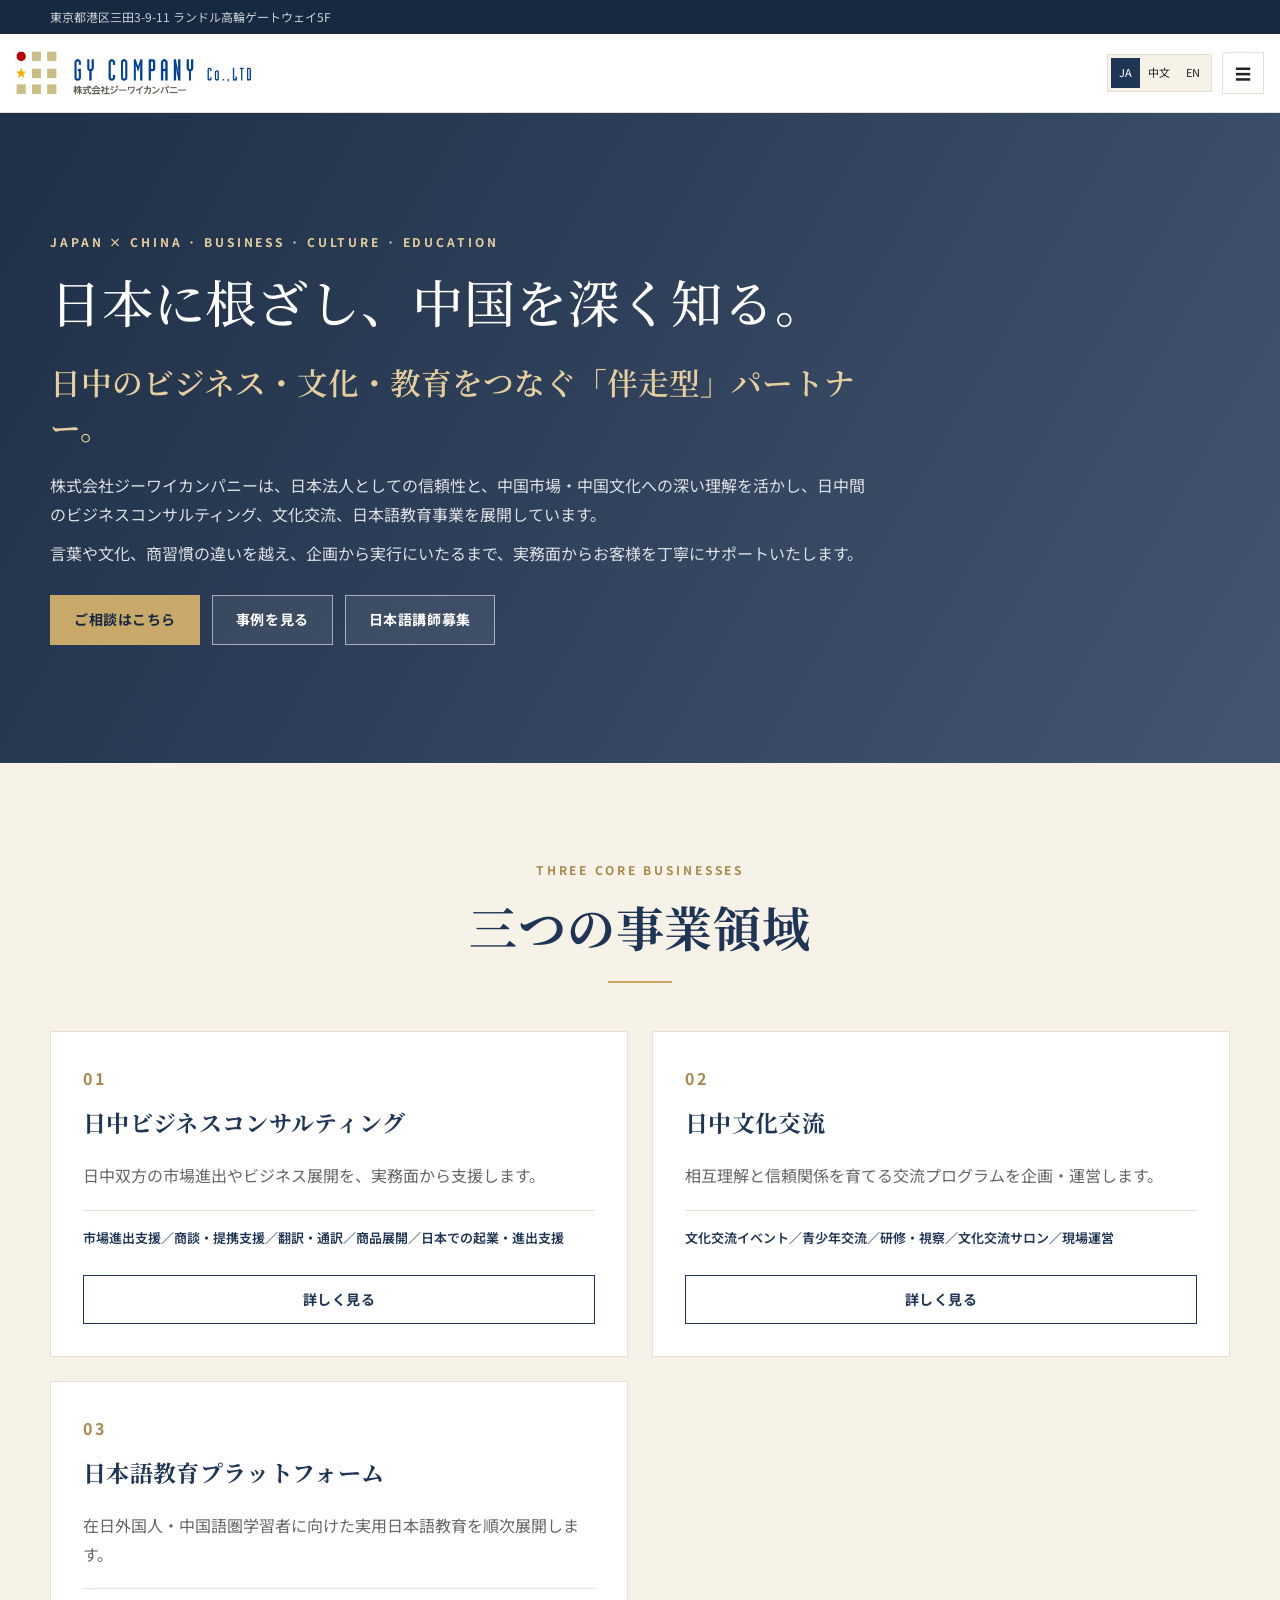
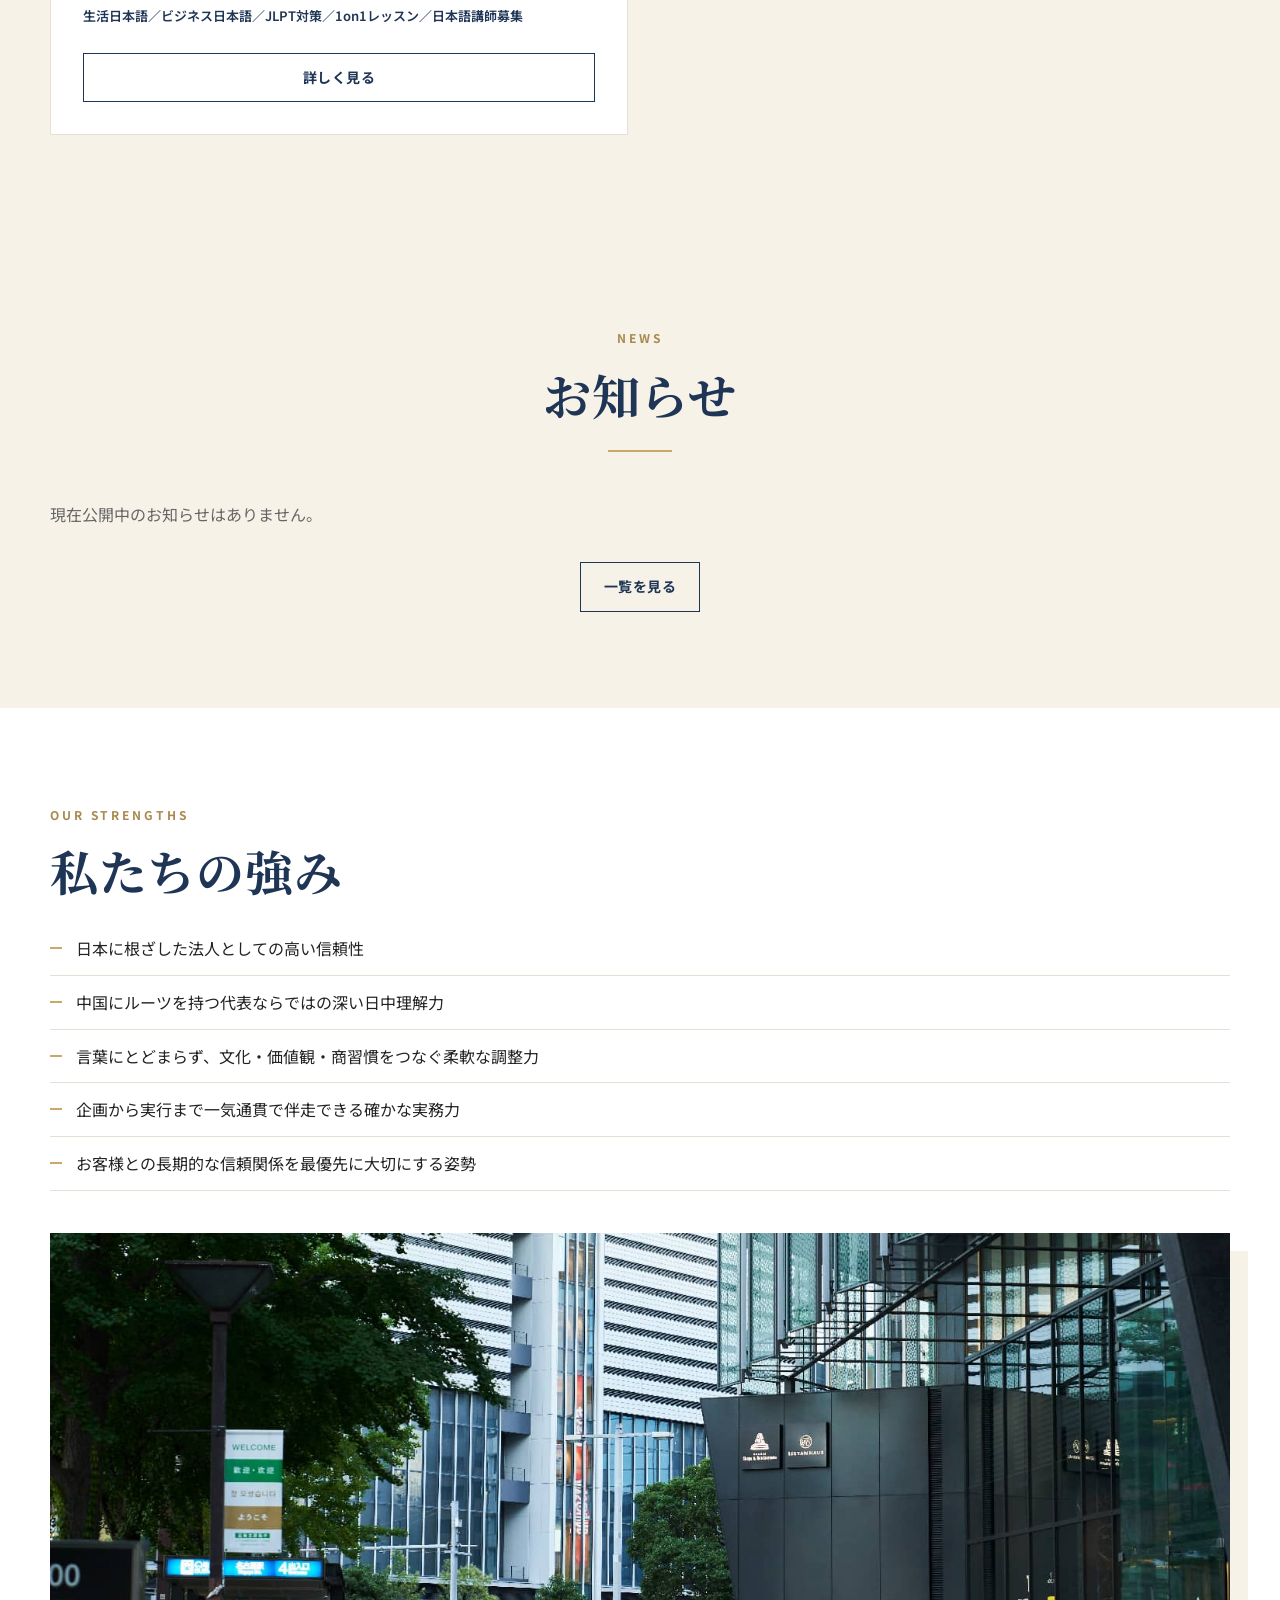
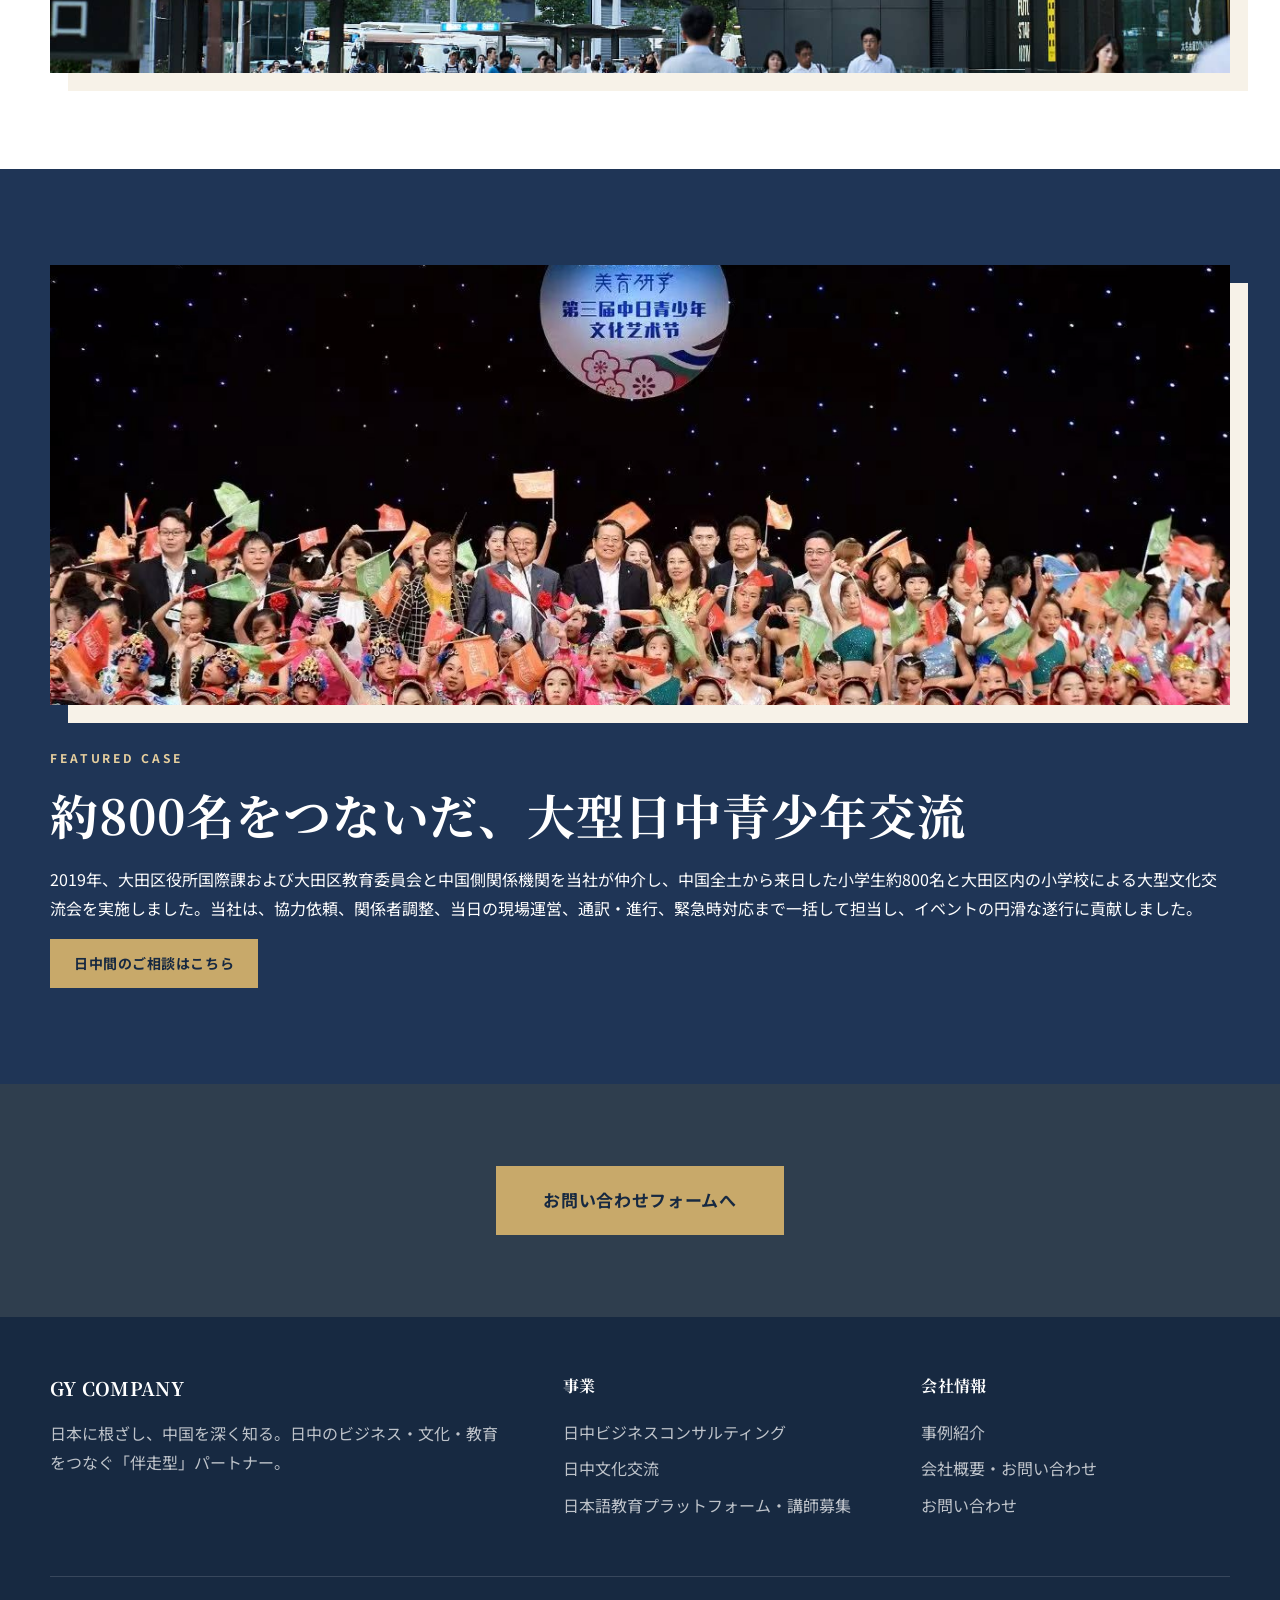
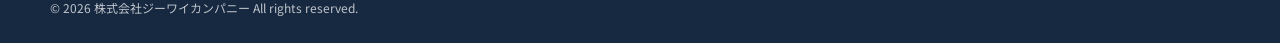
<file: index.html>
<!doctype html>
<html lang="ja">
<head>
  <meta charset="utf-8"><meta name="viewport" content="width=device-width,initial-scale=1">
  <meta name="description" content="株式会社ジーワイカンパニーは、日中間のビジネス、文化交流、日本語教育を企画から実行まで支援します。">
  <meta name="theme-color" content="#1f3556"><title>GY COMPANY | 日中間のビジネス・文化・教育をつなぐ</title>
  <link rel="preconnect" href="https://fonts.googleapis.com"><link rel="preconnect" href="https://fonts.gstatic.com" crossorigin>
  <link href="https://fonts.googleapis.com/css2?family=Inter:wght@400;600;700&family=Noto+Sans+JP:wght@400;500;700&family=Noto+Sans+SC:wght@400;500;700&family=Noto+Serif+JP:wght@500;600&display=swap" rel="stylesheet">
  <link rel="stylesheet" href="assets/styles.css">
</head>
<body data-lang="ja" data-page="home">
  <div data-site-header></div>

  <main>
    <section class="hero" style="--hero-image:url('https://picsum.photos/seed/japan-china-bridge-sunset/1800/1100')"><div class="container"><div class="hero-content">
      <div class="eyebrow" data-i18n="heroEyebrow">JAPAN × CHINA · BUSINESS · CULTURE · EDUCATION</div>
      <h1 class="home-hero-title" data-i18n="heroTitle">日本に根ざし、中国を深く知る。</h1>
      <p class="hero-tagline" data-i18n="heroTagline">日中のビジネス・文化・教育をつなぐ「伴走型」パートナー。</p>
      <p class="hero-copy" data-i18n="heroText1">株式会社ジーワイカンパニーは、日本法人としての信頼性と、中国市場・中国文化への深い理解を活かし、日中間のビジネスコンサルティング、文化交流、日本語教育事業を展開しています。</p>
      <p class="hero-copy" data-i18n="heroText2">言葉や文化、商習慣の違いを越え、企画から実行にいたるまで、実務面からお客様を丁寧にサポートいたします。</p>
      <div class="btn-row"><a class="btn btn-gold" href="about.html?topic=other#contact" data-i18n="heroCta1">ご相談はこちら</a><a class="btn btn-light" href="cases.html" data-i18n="heroCta2">事例を見る</a><a class="btn btn-light" href="japanese.html#recruit" data-i18n="heroCta3">日本語講師募集</a></div>
    </div></div></section>

    <section class="section section-ivory"><div class="container"><div class="section-head center reveal"><div class="eyebrow" data-i18n="businessEyebrow">THREE CORE BUSINESSES</div><h2 class="section-title" data-i18n="businessTitle">三つの事業領域</h2><div class="gold-rule"></div></div>
      <div class="grid-3"><article class="card business-card reveal"><div class="card-number">01</div><h3 data-i18n="b1Title">日中ビジネスコンサルティング</h3><p data-i18n="b1Text">日中双方の市場進出やビジネス展開を、実務面から支援します。</p><p class="business-services" data-i18n="b1Services">市場進出支援／商談・提携支援／翻訳・通訳／商品展開／日本での起業・進出支援</p><a class="btn btn-outline" href="business.html" data-i18n="learnMore">詳しく見る</a></article><article class="card business-card reveal"><div class="card-number">02</div><h3 data-i18n="b2Title">日中文化交流</h3><p data-i18n="b2Text">相互理解と信頼関係を育てる交流プログラムを企画・運営します。</p><p class="business-services" data-i18n="b2Services">文化交流イベント／青少年交流／研修・視察／文化交流サロン／現場運営</p><a class="btn btn-outline" href="culture.html" data-i18n="learnMore">詳しく見る</a></article><article class="card business-card reveal"><div class="card-number">03</div><h3 data-i18n="b3Title">日本語教育プラットフォーム</h3><p data-i18n="b3Text">在日外国人・中国語圏学習者に向けた実用日本語教育を順次展開します。</p><p class="business-services" data-i18n="b3Services">生活日本語／ビジネス日本語／JLPT対策／1on1レッスン／日本語講師募集</p><a class="btn btn-outline" href="japanese.html" data-i18n="learnMore">詳しく見る</a></article></div>
    </div></section>

    <section class="section section-ivory"><div class="container"><div class="section-head center reveal"><div class="eyebrow" data-i18n="newsEyebrow">NEWS</div><h2 class="section-title" data-i18n="newsTitle">お知らせ</h2><div class="gold-rule"></div></div><div class="news-grid grid-3" data-news-list data-news-limit="3"><p class="news-empty" data-i18n="newsLoading">お知らせを読み込んでいます。</p></div><div class="center news-more"><a class="btn btn-outline" href="news.html" data-i18n="newsMore">一覧を見る</a></div></div></section>

    <section class="section"><div class="container split"><div class="reveal"><div class="eyebrow" data-i18n="strengthEyebrow">OUR STRENGTHS</div><h2 class="section-title" data-i18n="strengthTitle">私たちの強み</h2><ul class="feature-list"><li data-i18n="s1">日本に根ざした法人としての高い信頼性</li><li data-i18n="s2">中国にルーツを持つ代表ならではの深い日中理解力</li><li data-i18n="s3">言葉にとどまらず、文化・価値観・商習慣をつなぐ柔軟な調整力</li><li data-i18n="s4">企画から実行まで一気通貫で伴走できる確かな実務力</li><li data-i18n="s5">お客様との長期的な信頼関係を最優先に大切にする姿勢</li></ul></div><div class="media reveal" style="background-image:url('./assets/images/homepage-1.jpg')" role="img" aria-label="Cross-cultural team"></div></div></section>

    <section class="section section-navy"><div class="container split"><div class="media reveal" style="background-image:url('./assets/images/homepage-2.jpg')" role="img" aria-label="Youth exchange"></div><div class="reveal"><div class="eyebrow" data-i18n="caseEyebrow">FEATURED CASE</div><h2 class="section-title" data-i18n="caseTitle">約800名をつないだ、大型日中青少年交流</h2><p data-i18n="caseText">2019年、大田区役所国際課および大田区教育委員会と中国側関係機関を当社が仲介し、中国全土から来日した小学生約800名と大田区内の小学校による大型文化交流会を実施しました。当社は、協力依頼、関係者調整、当日の現場運営、通訳・進行、緊急時対応まで一括して担当し、イベントの円滑な遂行に貢献しました。</p><a class="btn btn-gold" href="about.html?topic=business#contact" data-i18n="consultCta">日中間のご相談はこちら</a></div></div></section>

  </main>

  <section id="contact" class="section contact"><div class="container contact-grid"><div><div class="eyebrow" data-i18n="contactEyebrow">CONTACT</div><h2 class="section-title" data-i18n="contactTitle">まずはお気軽にご相談ください</h2><p data-i18n="contactLead">日中間のビジネス展開、文化交流、日本語教育に関するご相談は、どうぞお気軽にお問い合わせください。お客様の目的や課題を丁寧にお伺いし、最適な進め方をご提案いたします。</p><ul class="contact-list"><li><b>EMAIL</b>info@gycompany.co.jp</li><li><b>ADDRESS</b><span data-i18n="topAddress">東京都港区三田3-9-11 ランドル高輪ゲートウェイ5F</span></li></ul></div>
    <div class="contact-panel"><p data-i18n="homeContactPanelText">ご相談内容に合わせて、会社概要ページのお問い合わせフォームからご連絡ください。</p><a class="btn btn-gold" href="about.html?topic=other#contact" data-i18n="homeContactPanelCta">お問い合わせフォームへ</a></div>
  </div></section>

  <div data-site-footer></div>
  <script src="assets/components.js"></script><script src="assets/i18n/ja.js"></script><script src="assets/i18n/zh.js"></script><script src="assets/i18n/en.js"></script><script src="assets/app.js"></script><script src="assets/news.js"></script>
</body></html>
</file>
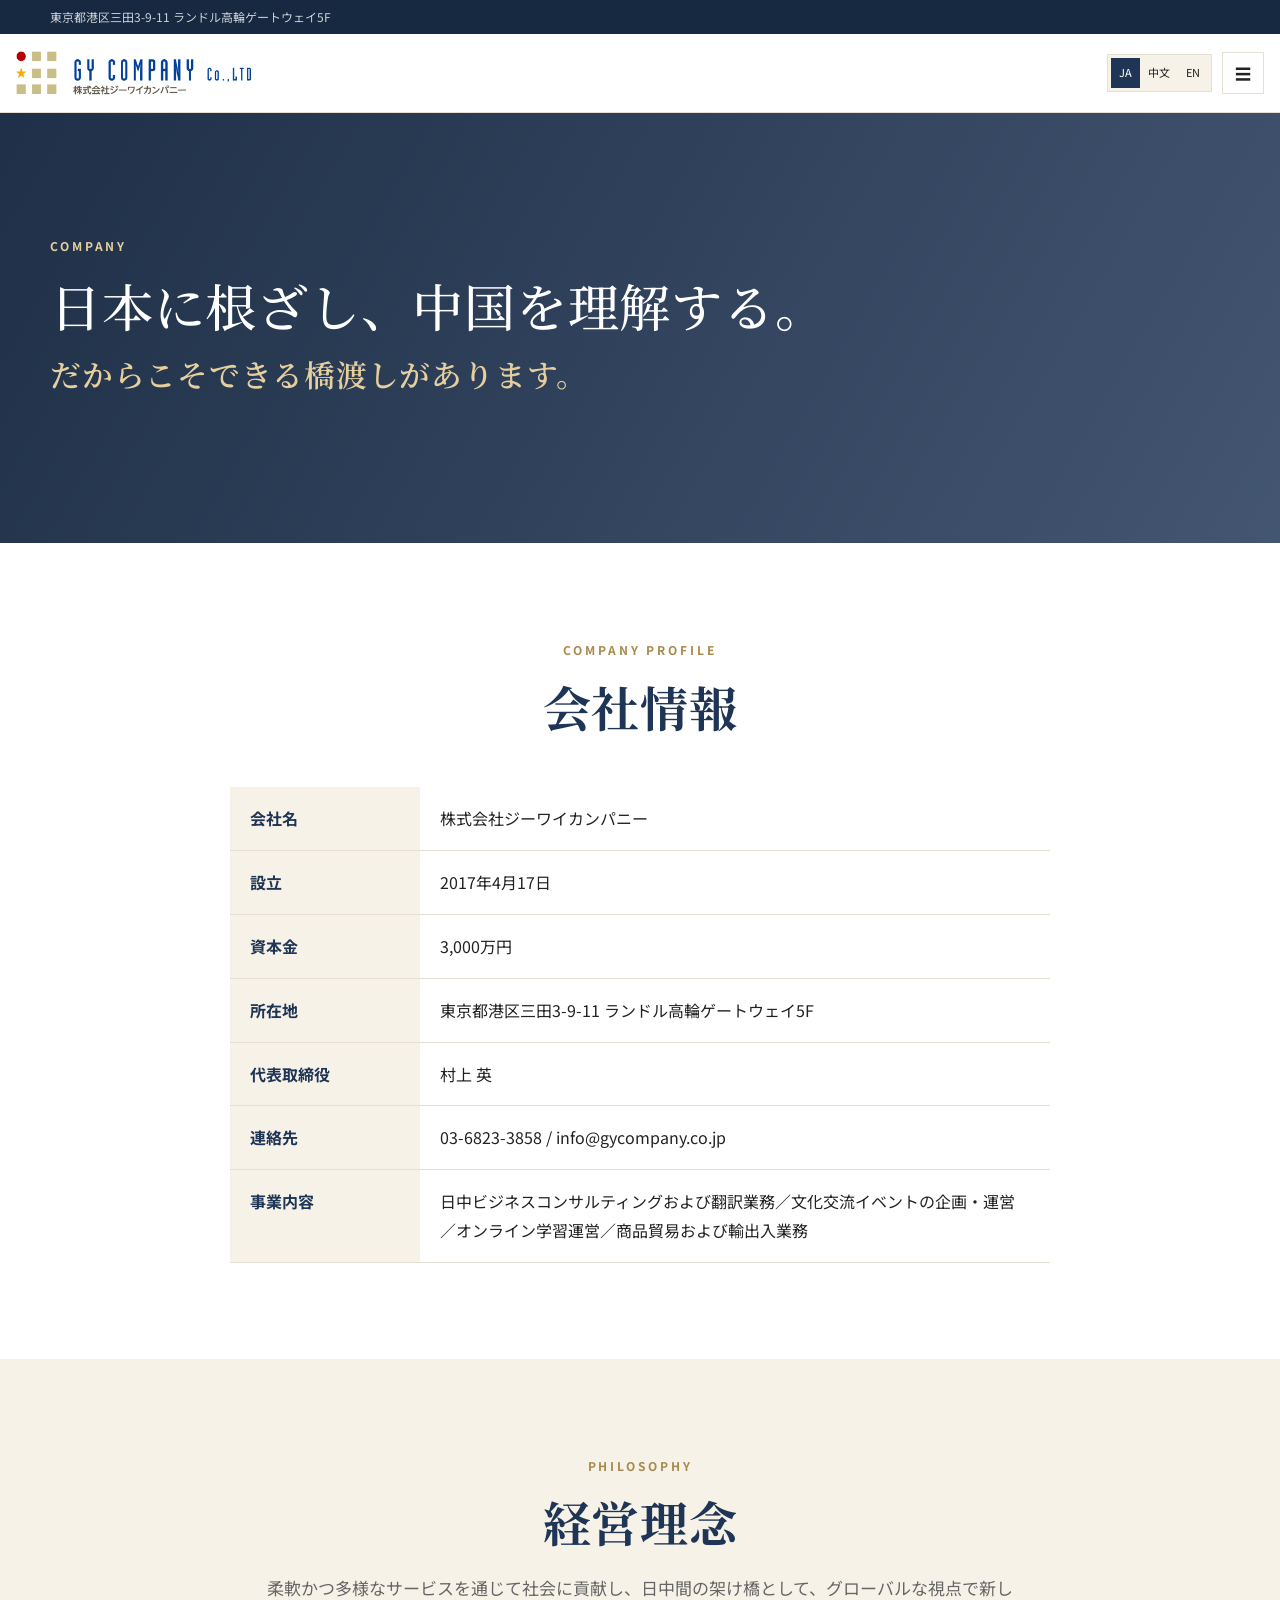
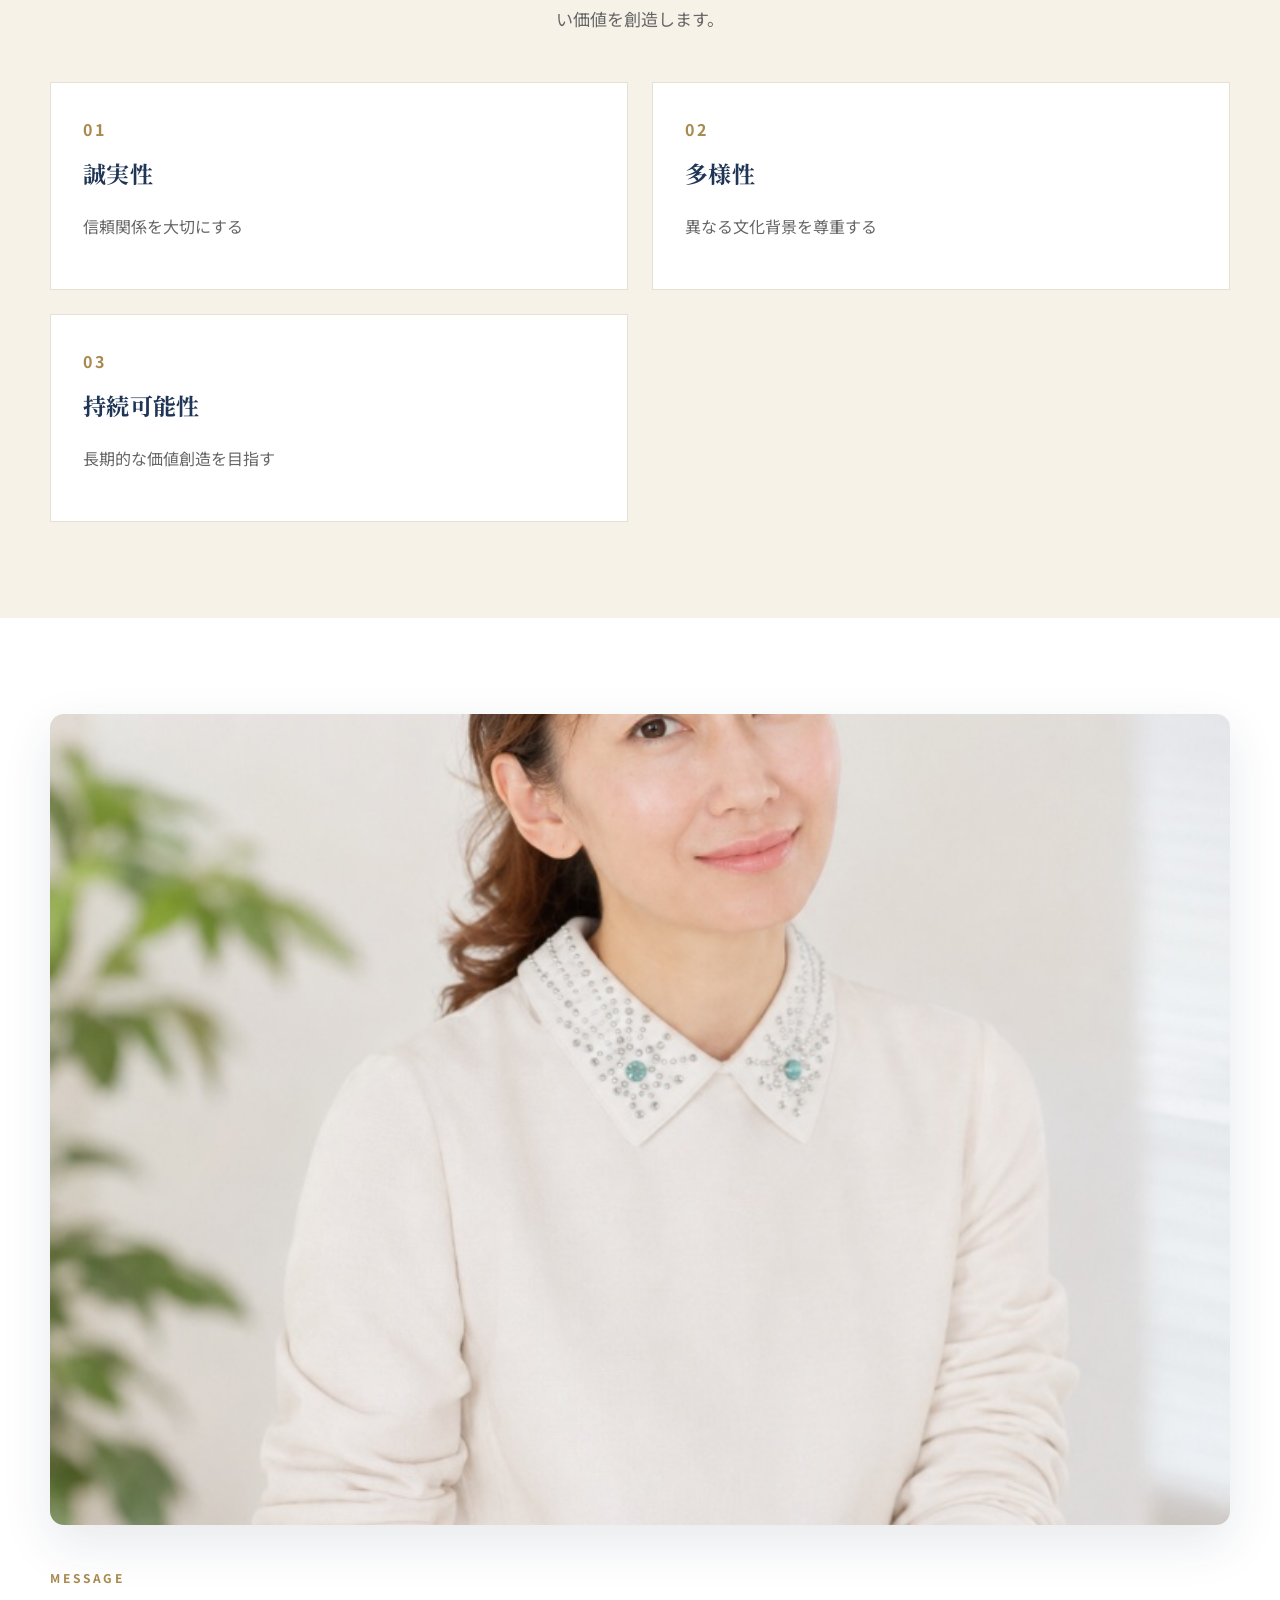
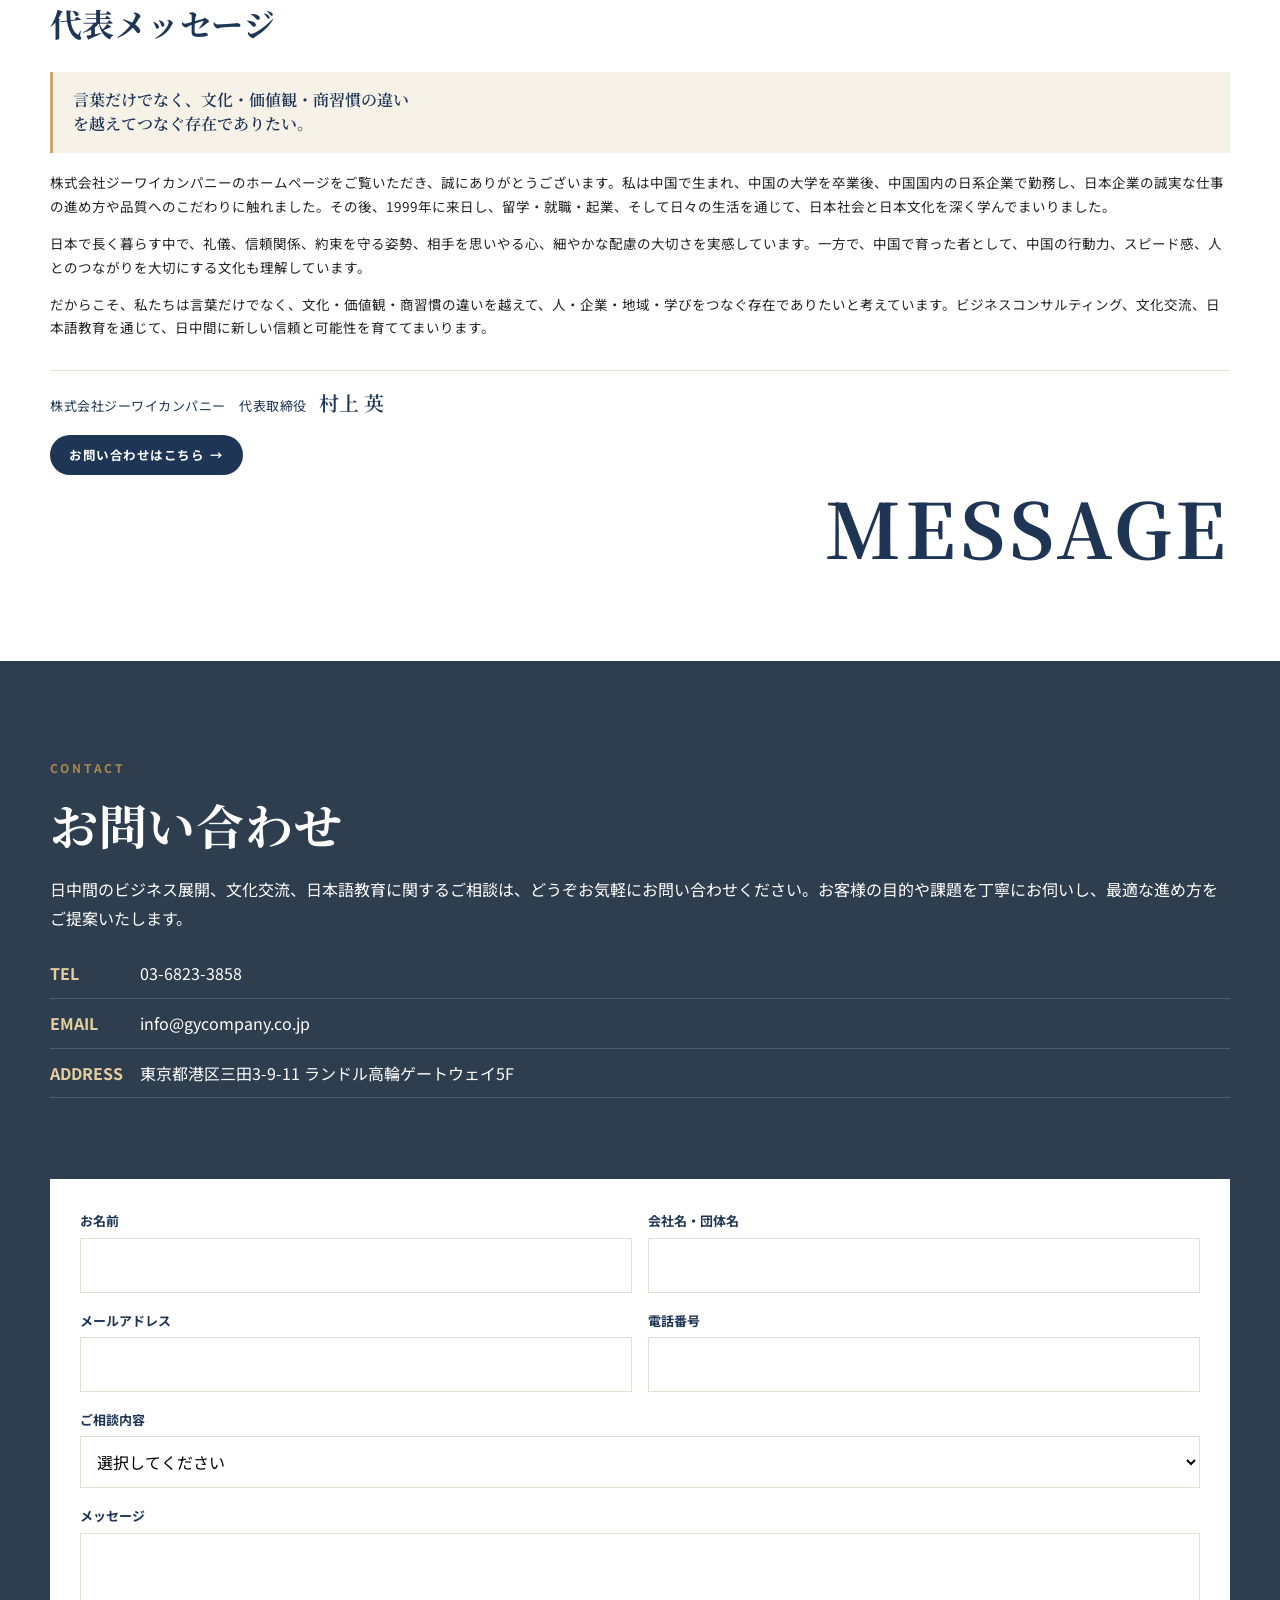
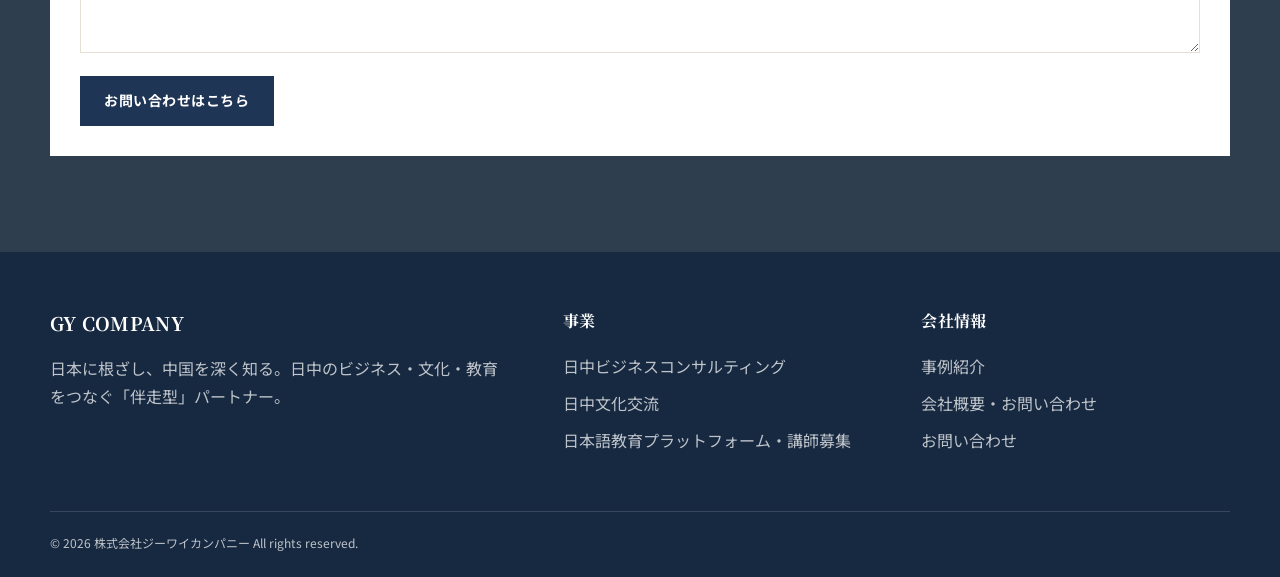
<file: about.html>
<!doctype html><html lang="ja"><head><meta charset="utf-8"><meta name="viewport" content="width=device-width,initial-scale=1"><meta name="description" content="株式会社ジーワイカンパニーの会社情報、理念、代表メッセージ、お問い合わせ。"><meta name="theme-color" content="#1f3556"><title>会社概要・お問い合わせ | GY COMPANY</title><link rel="preconnect" href="https://fonts.googleapis.com"><link href="https://fonts.googleapis.com/css2?family=Inter:wght@400;600;700&family=Noto+Sans+JP:wght@400;500;700&family=Noto+Sans+SC:wght@400;500;700&family=Noto+Serif+JP:wght@500;600&display=swap" rel="stylesheet"><link rel="stylesheet" href="assets/styles.css"></head>
<body data-lang="ja" data-page="about"><div data-site-header></div>
<main><section class="hero page-hero" style="--hero-image:url('https://picsum.photos/seed/modern-japan-office-building/1800/900')"><div class="container"><div class="hero-content"><div class="eyebrow" data-i18n="heroEyebrow">COMPANY</div><h1 class="page-hero-title" data-i18n="heroTitle" data-i18n-html="true">日本に根ざし、中国を理解する。<span class="page-hero-subtitle">だからこそできる橋渡しがあります。</span></h1></div></div></section>
<section class="section"><div class="container narrow"><div class="section-head center"><div class="eyebrow" data-i18n="profileEyebrow">COMPANY PROFILE</div><h2 class="section-title" data-i18n="profileTitle">会社情報</h2></div><table class="profile-table"><tr><th data-i18n="companyNameLabel">会社名</th><td data-i18n="companyName">株式会社ジーワイカンパニー</td></tr><tr><th data-i18n="foundedLabel">設立</th><td data-i18n="founded">2017年4月17日</td></tr><tr><th data-i18n="capitalLabel">資本金</th><td data-i18n="capital">3,000万円</td></tr><tr><th data-i18n="addressLabel">所在地</th><td data-i18n="address">東京都港区三田3-9-11 ランドル高輪ゲートウェイ5F</td></tr><tr><th data-i18n="representativeLabel">代表取締役</th><td data-i18n="representative">村上 英</td></tr><tr><th data-i18n="contactLabel">連絡先</th><td data-i18n="contactValue">03-6823-3858 / info@gycompany.co.jp</td></tr><tr><th data-i18n="businessLabel">事業内容</th><td data-i18n="businessValue">日中ビジネスコンサルティングおよび翻訳業務／文化交流イベントの企画・運営／オンライン学習運営／商品貿易および輸出入業務</td></tr></table></div></section>
<section class="section section-ivory"><div class="container"><div class="section-head center"><div class="eyebrow" data-i18n="philosophyEyebrow">PHILOSOPHY</div><h2 class="section-title" data-i18n="philosophyTitle">経営理念</h2><p class="section-lead" data-i18n="philosophyText">柔軟かつ多様なサービスを通じて社会に貢献し、日中間の架け橋として、グローバルな視点で新しい価値を創造します。</p></div><div class="grid-3"><article class="card"><div class="card-number">01</div><h3 data-i18n="value1">誠実性</h3><p data-i18n="value1Text">信頼関係を大切にする</p></article><article class="card"><div class="card-number">02</div><h3 data-i18n="value2">多様性</h3><p data-i18n="value2Text">異なる文化背景を尊重する</p></article><article class="card"><div class="card-number">03</div><h3 data-i18n="value3">持続可能性</h3><p data-i18n="value3Text">長期的な価値創造を目指す</p></article></div></div></section>
<section class="section message-section"><div class="container split message-split">
<div class="message-media reveal"><img src="assets/images/caseren.jpg" alt="代表取締役 村上英" loading="lazy"></div>
<div class="message-copy reveal">
<div class="eyebrow" data-i18n="messageEyebrow">MESSAGE</div>
<h2 class="section-title" data-i18n="messageTitle">代表メッセージ</h2>
<div class="message-quote" data-i18n="messageQuote" data-i18n-html="true">言葉だけでなく、文化・価値観・商習慣の違い<br>を越えてつなぐ存在でありたい。</div>
<p data-i18n="messageP1">株式会社ジーワイカンパニーのホームページをご覧いただき、誠にありがとうございます。私は中国で生まれ、中国の大学を卒業後、中国国内の日系企業で勤務し、日本企業の誠実な仕事の進め方や品質へのこだわりに触れました。その後、1999年に来日し、留学・就職・起業、そして日々の生活を通じて、日本社会と日本文化を深く学んでまいりました。</p>
<p data-i18n="messageP2">日本で長く暮らす中で、礼儀、信頼関係、約束を守る姿勢、相手を思いやる心、細やかな配慮の大切さを実感しています。一方で、中国で育った者として、中国の行動力、スピード感、人とのつながりを大切にする文化も理解しています。</p>
<p data-i18n="messageP3">だからこそ、私たちは言葉だけでなく、文化・価値観・商習慣の違いを越えて、人・企業・地域・学びをつなぐ存在でありたいと考えています。ビジネスコンサルティング、文化交流、日本語教育を通じて、日中間に新しい信頼と可能性を育ててまいります。</p>
<div class="message-signature"><span class="sig-org" data-i18n="messageOrg">株式会社ジーワイカンパニー　代表取締役</span><span class="sig-name" data-i18n="signature">村上 英</span></div>
<a class="btn btn-primary btn-pill" href="#contact"><span data-i18n="inquiryCta">お問い合わせはこちら</span><span aria-hidden="true">→</span></a>
<div class="message-watermark" aria-hidden="true">MESSAGE</div>
</div>
</div>
</section></main>
<section id="contact" class="section contact"><div class="container contact-grid"><div><div class="eyebrow" data-i18n="contactEyebrow">CONTACT</div><h2 class="section-title" data-i18n="inquiryTitle">お問い合わせ</h2><p data-i18n="contactLead">日中間のビジネス展開、文化交流、日本語教育に関するご相談は、どうぞお気軽にお問い合わせください。お客様の目的や課題を丁寧にお伺いし、最適な進め方をご提案いたします。</p><ul class="contact-list"><li><b>TEL</b>03-6823-3858</li><li><b>EMAIL</b>info@gycompany.co.jp</li><li><b>ADDRESS</b><span data-i18n="topAddress">東京都港区三田3-9-11 ランドル高輪ゲートウェイ5F</span></li></ul></div><form class="contact-form" action="api/contact.php" method="POST"><input type="hidden" name="lang" value="ja"><div class="form-grid"><div class="field"><label data-i18n="formName">お名前</label><input name="name" required></div><div class="field"><label data-i18n="formCompany">会社名・団体名</label><input name="company"></div></div><div class="form-grid"><div class="field"><label data-i18n="formEmail">メールアドレス</label><input name="email" type="email" required></div><div class="field"><label data-i18n="formPhone">電話番号</label><input name="phone" type="tel"></div></div><div class="field"><label data-i18n="formTopic">ご相談内容</label><select name="topic" required><option value="" data-i18n="formTopicPlaceholder">選択してください</option><option value="Japan-China Business" data-i18n="formTopicBusiness">日中ビジネス</option><option value="Cultural Exchange" data-i18n="formTopicCulture">文化交流</option><option value="Japanese Education / Teaching Application" data-i18n="formTopicEducation">日本語教育・講師応募</option><option value="Other" data-i18n="formTopicOther">その他</option></select></div><div class="field"><label data-i18n="formMessage">メッセージ</label><textarea name="message" required></textarea></div><button class="btn btn-primary" type="submit" data-i18n="inquiryCta">お問い合わせはこちら</button></form></div></section>
<div data-site-footer></div><script src="assets/components.js"></script><script src="assets/i18n/ja.js"></script><script src="assets/i18n/zh.js"></script><script src="assets/i18n/en.js"></script><script src="assets/app.js"></script></body></html>
</file>
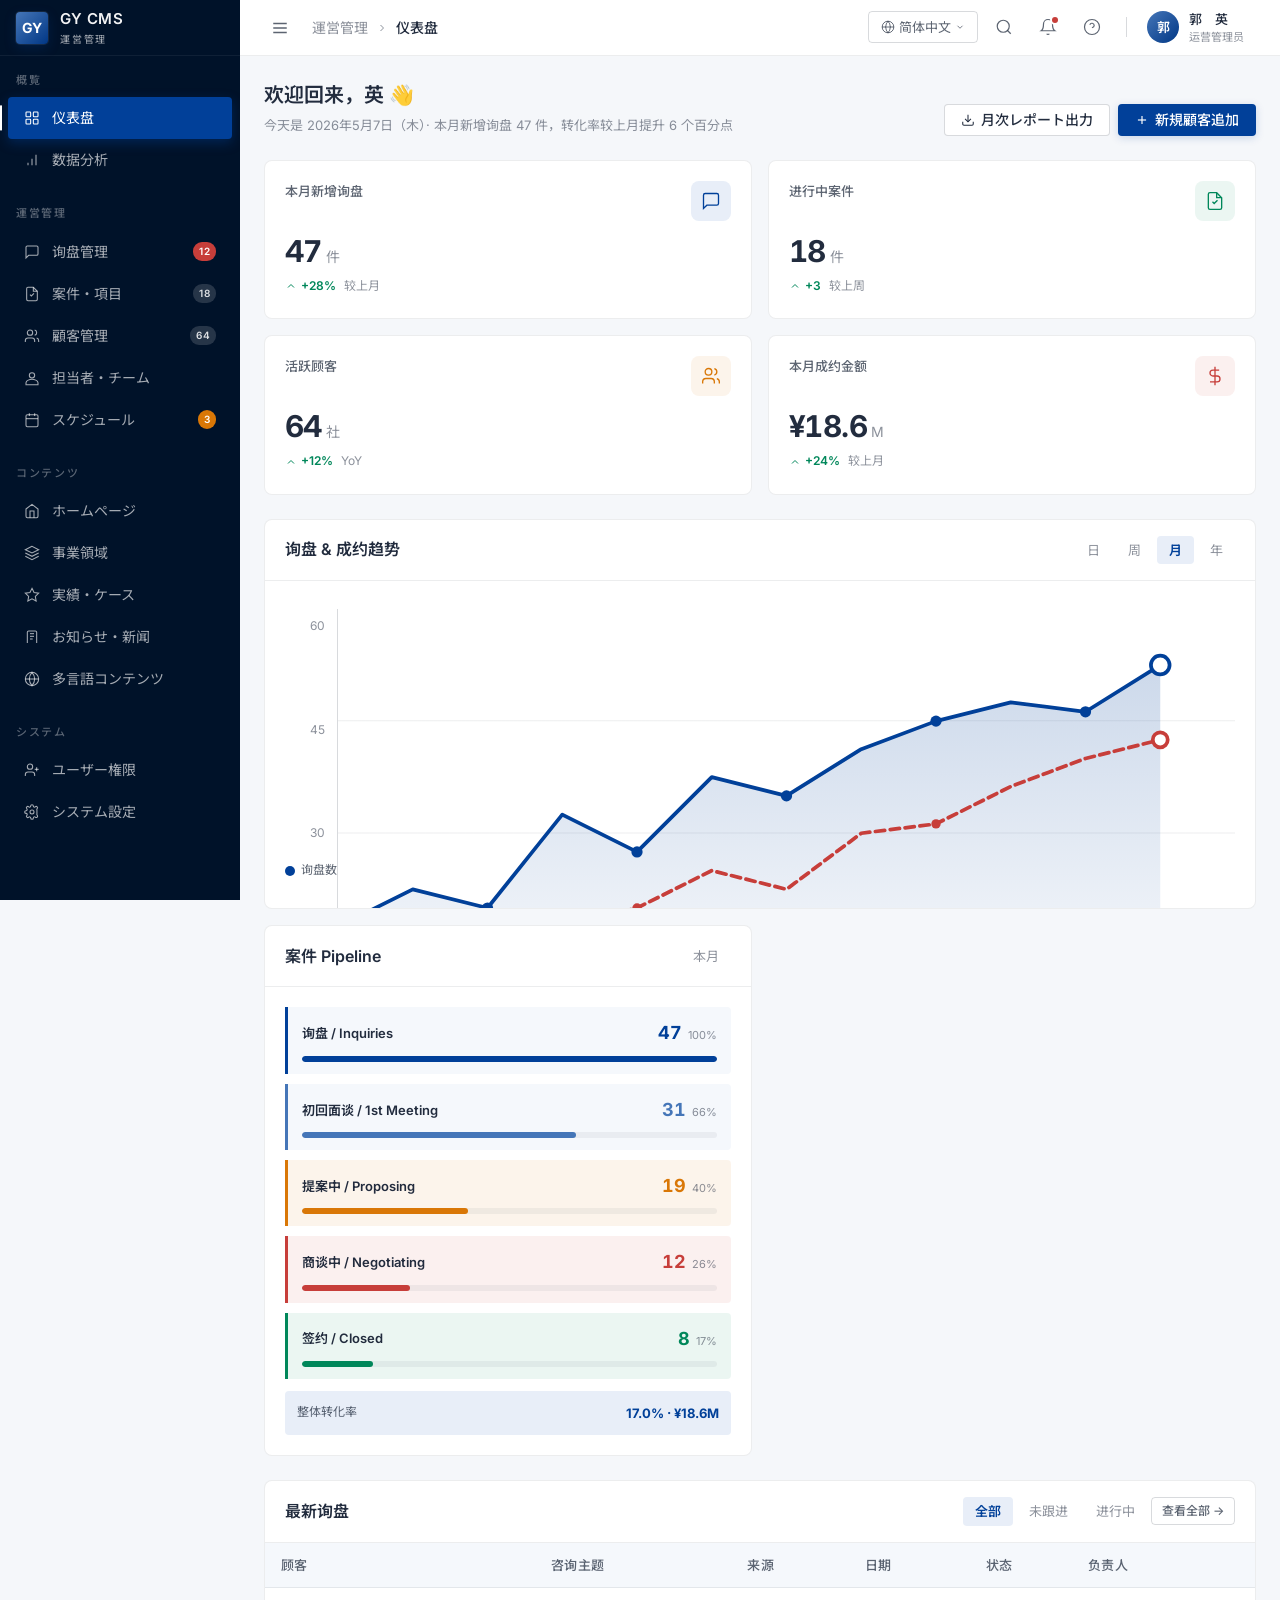
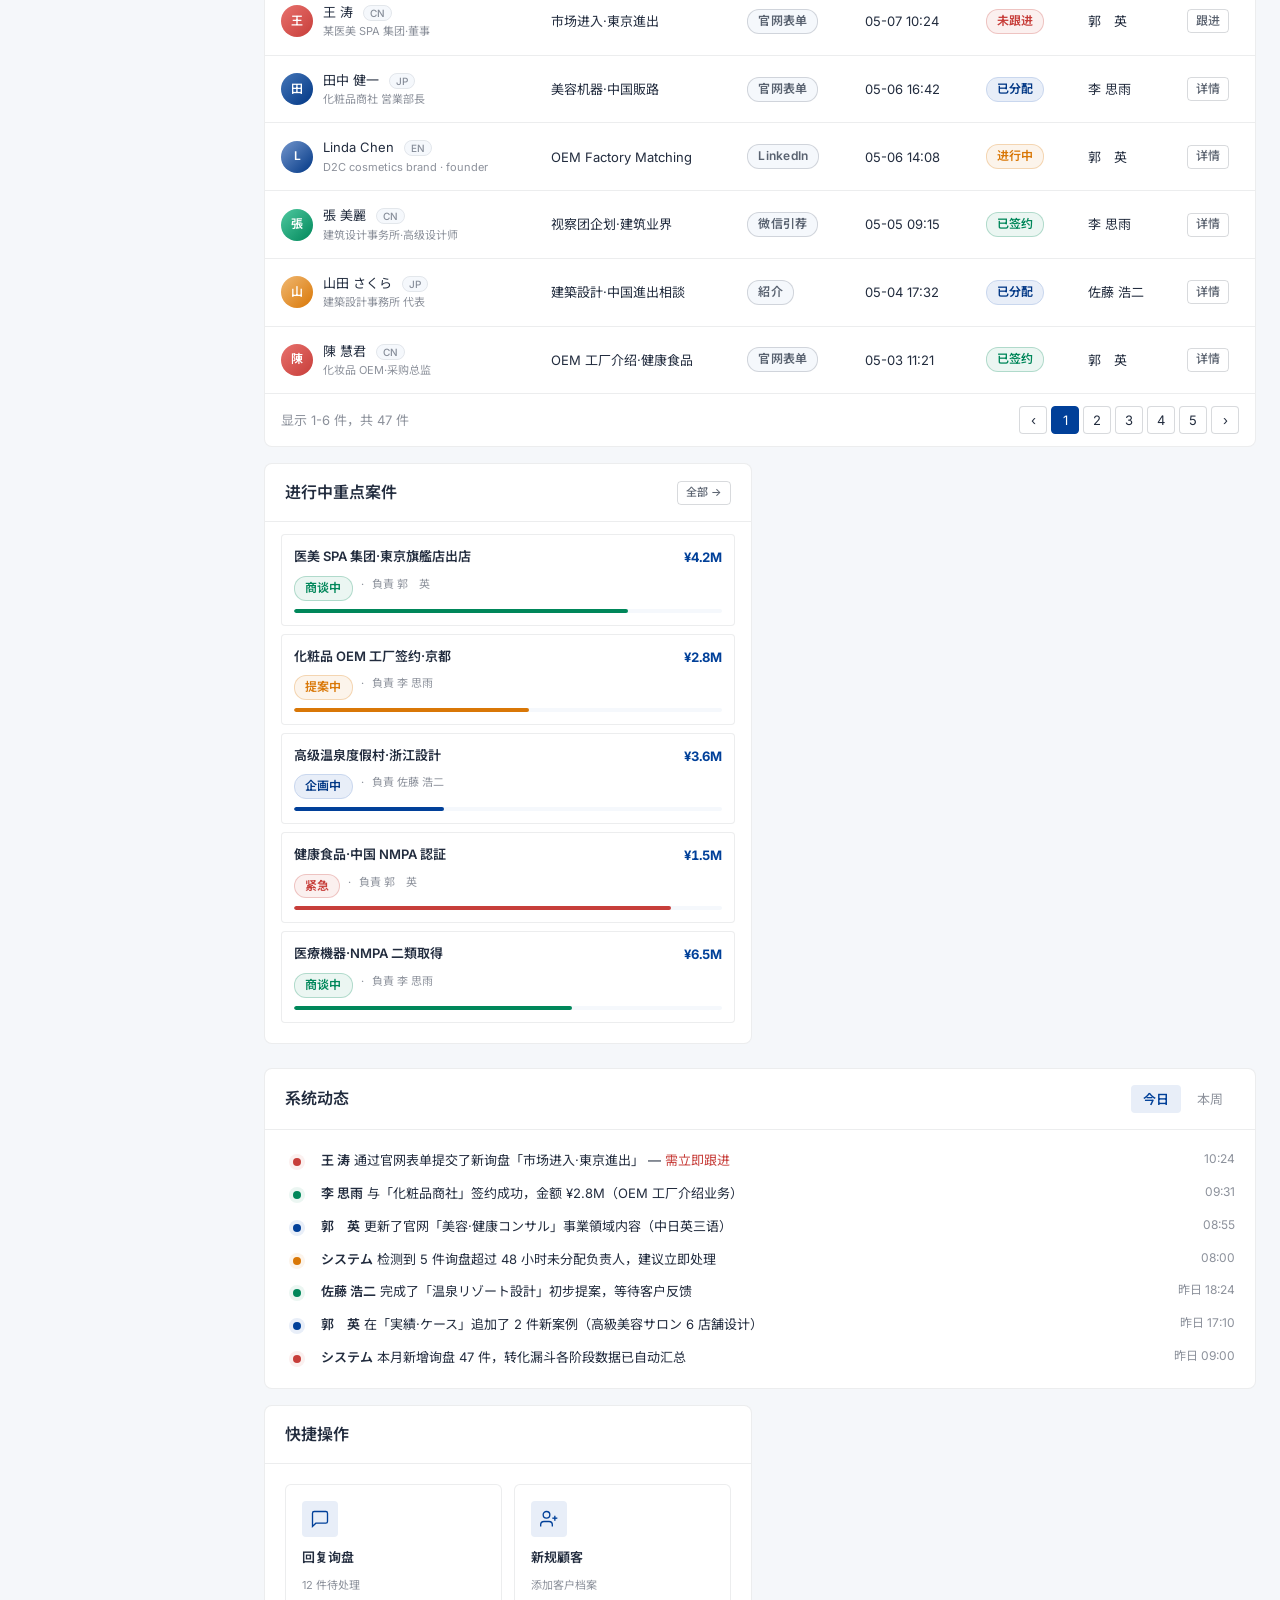
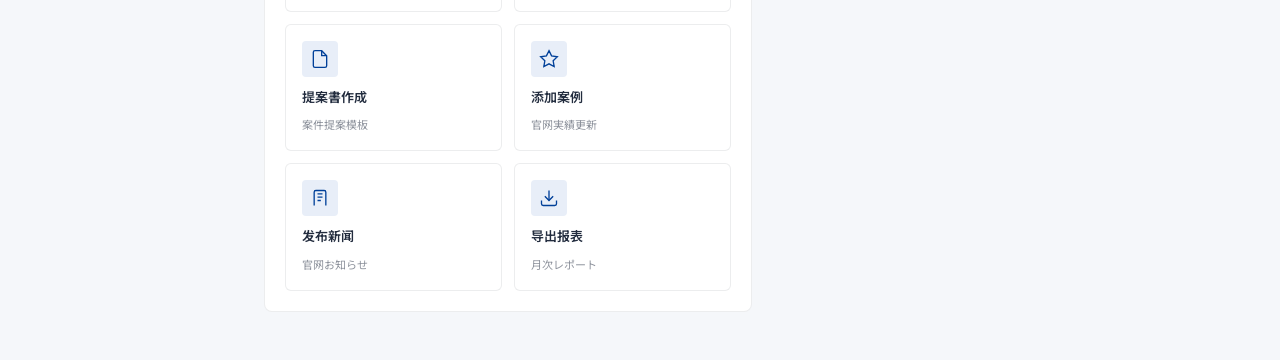
<file: admin-dashboard.html>
<!DOCTYPE html>
<html lang="ja">
<head>
  <meta charset="UTF-8">
  <meta name="viewport" content="width=device-width, initial-scale=1.0">
  <title>GY CMS · 运营管理后台</title>
  <link rel="preconnect" href="https://fonts.googleapis.com">
  <link rel="preconnect" href="https://fonts.gstatic.com" crossorigin>
  <link href="https://fonts.googleapis.com/css2?family=Inter:wght@400;500;600;700&family=Noto+Sans+JP:wght@400;500;700&family=Noto+Sans+SC:wght@400;500;700&display=swap" rel="stylesheet">
  <style>
    /* =================================================================
       GY CMS — Brand Sapphire (#014099) × 朱赤 (#C73E3A) Theme
       Aligned with the public site for unified brand experience.
       ================================================================= */
    :root {
      /* ---- Sapphire scale (primary brand) ---- */
      --blue-1: #E8EEF8;     /* lightest tint - hover bg */
      --blue-2: #C9D7EE;     /* soft tint - hover */
      --blue-3: #A1B7DF;
      --blue-4: #7396CD;
      --blue-5: #4576B8;
      --blue-6: #014099;     /* PRIMARY brand */
      --blue-7: #013785;     /* primary deep - hover */
      --blue-8: #002E70;
      --blue-9: #001A47;     /* darkest - sidebar */

      /* ---- Accent (朱赤) — for highlights & errors ---- */
      --accent: #C73E3A;
      --accent-soft: #E8716D;
      --accent-deep: #A8302C;
      --accent-bg: rgba(199, 62, 58, 0.08);

      /* ---- Functional (matched to brand) ---- */
      --success: #00875A;
      --success-bg: rgba(0, 135, 90, 0.08);
      --success-border: rgba(0, 135, 90, 0.25);
      --warning: #D97706;
      --warning-bg: rgba(217, 119, 6, 0.08);
      --warning-border: rgba(217, 119, 6, 0.25);
      --error: #C73E3A;
      --error-bg: rgba(199, 62, 58, 0.08);
      --error-border: rgba(199, 62, 58, 0.25);
      --info: var(--blue-6);

      /* ---- Neutrals (slight blue undertone) ---- */
      --text: rgba(15, 26, 46, 0.92);
      --text-secondary: rgba(15, 26, 46, 0.68);
      --text-muted: rgba(15, 26, 46, 0.48);
      --text-disabled: rgba(15, 26, 46, 0.28);
      --border: rgba(15, 26, 46, 0.08);
      --border-strong: rgba(15, 26, 46, 0.16);
      --divider: rgba(15, 26, 46, 0.06);

      /* ---- Layout ---- */
      --bg-page: #F5F7FA;
      --bg-surface: #FFFFFF;
      --bg-tint: #F5F8FC;
      --bg-sidebar: #001229;        /* deeper sapphire ink */
      --bg-sidebar-hover: rgba(255, 255, 255, 0.05);
      --bg-sidebar-active: var(--blue-6);
      --text-sidebar: rgba(255, 255, 255, 0.65);
      --text-sidebar-strong: rgba(255, 255, 255, 0.95);

      /* ---- Spacing 4px base ---- */
      --s-1: 4px; --s-2: 8px; --s-3: 12px; --s-4: 16px; --s-5: 20px;
      --s-6: 24px; --s-8: 32px; --s-10: 40px; --s-12: 48px;

      /* ---- Type ---- */
      --fs-xs: 12px; --fs-sm: 13px; --fs-base: 14px; --fs-lg: 16px;
      --fs-xl: 20px; --fs-2xl: 24px; --fs-3xl: 30px; --fs-4xl: 38px;
      --font-sans: 'Inter', 'Noto Sans JP', 'Noto Sans SC', system-ui, sans-serif;

      --radius-sm: 4px;
      --radius-md: 6px;
      --radius-lg: 8px;

      --shadow-sm: 0 1px 2px 0 rgba(15, 26, 46, 0.04);
      --shadow-md: 0 1px 4px rgba(15, 26, 46, 0.06), 0 1px 6px rgba(15, 26, 46, 0.04);
      --shadow-lg: 0 6px 16px 0 rgba(15, 26, 46, 0.08), 0 3px 6px -4px rgba(15, 26, 46, 0.10);
      --shadow-primary: 0 8px 24px rgba(1, 64, 153, 0.14);

      --t-fast: 200ms;
      --ease: cubic-bezier(0.4, 0, 0.2, 1);

      --sidebar-w: 240px;
      --sidebar-w-collapsed: 64px;
      --topbar-h: 56px;
    }

    *, *::before, *::after { box-sizing: border-box; }
    html, body { height: 100%; margin: 0; }
    body {
      font-family: var(--font-sans);
      font-size: var(--fs-base);
      color: var(--text);
      background: var(--bg-page);
      line-height: 1.5715;
      -webkit-font-smoothing: antialiased;
    }

    a { color: inherit; text-decoration: none; }
    button { font: inherit; cursor: pointer; border: none; background: none; color: inherit; }

    /* ============ Layout shell ============ */
    .app { display: flex; min-height: 100vh; }

    /* ============ Sidebar ============ */
    .sidebar {
      width: var(--sidebar-w);
      background: var(--bg-sidebar);
      color: var(--text-sidebar);
      flex-shrink: 0;
      display: flex; flex-direction: column;
      position: sticky; top: 0; height: 100vh;
      transition: width var(--t-fast) var(--ease);
    }
    .sidebar.collapsed { width: var(--sidebar-w-collapsed); }
    .sidebar.collapsed .nav-label,
    .sidebar.collapsed .nav-section-title,
    .sidebar.collapsed .logo-text,
    .sidebar.collapsed .nav-badge { display: none; }
    .sidebar.collapsed .nav-item { justify-content: center; padding: 10px; }

    .sidebar-header {
      height: var(--topbar-h);
      padding: 0 var(--s-4);
      display: flex; align-items: center; gap: var(--s-3);
      border-bottom: 1px solid rgba(255,255,255,0.06);
    }
    .logo-mark {
      width: 32px; height: 32px;
      background: linear-gradient(135deg, var(--blue-5), var(--blue-7));
      color: #fff;
      display: grid; place-items: center;
      font-weight: 700; letter-spacing: -0.05em;
      border-radius: var(--radius-sm);
      font-size: 14px;
      flex-shrink: 0;
      box-shadow: 0 0 0 1px rgba(255,255,255,0.08), 0 4px 12px rgba(1, 64, 153, 0.25);
    }
    .logo-text { color: var(--text-sidebar-strong); font-weight: 600; font-size: 15px; letter-spacing: 0.02em; white-space: nowrap; overflow: hidden; }
    .logo-text small { display: block; font-size: 10px; color: var(--text-sidebar); font-weight: 400; letter-spacing: 0.18em; margin-top: 2px; }

    .nav { flex: 1; padding: var(--s-4) 0; overflow-y: auto; }
    .nav::-webkit-scrollbar { width: 6px; }
    .nav::-webkit-scrollbar-thumb { background: rgba(255,255,255,0.1); border-radius: 3px; }

    .nav-section { margin-bottom: var(--s-6); }
    .nav-section-title {
      display: block; padding: 0 var(--s-4) var(--s-2);
      font-size: 11px; letter-spacing: 0.15em; color: rgba(255,255,255,0.35);
      font-weight: 500; text-transform: uppercase;
    }
    .nav-item {
      display: flex; align-items: center; gap: var(--s-3);
      padding: 10px var(--s-4); margin: 0 var(--s-2);
      border-radius: var(--radius-sm);
      color: var(--text-sidebar);
      font-size: var(--fs-base);
      transition: all var(--t-fast) var(--ease);
      position: relative;
    }
    .nav-item:hover { color: var(--text-sidebar-strong); background: var(--bg-sidebar-hover); }
    .nav-item.active { color: #fff; background: var(--bg-sidebar-active); box-shadow: 0 4px 12px rgba(1, 64, 153, 0.4); }
    .nav-item.active::before {
      content: ''; position: absolute; left: -8px; top: 50%; transform: translateY(-50%);
      width: 2px; height: 60%; background: #fff;
    }
    .nav-icon { width: 16px; height: 16px; flex-shrink: 0; }
    .nav-label { flex: 1; white-space: nowrap; overflow: hidden; text-overflow: ellipsis; }
    .nav-badge {
      padding: 2px 6px; background: var(--accent); color: #fff;
      font-size: 10px; border-radius: 9px; font-weight: 600; letter-spacing: 0.04em;
    }
    .nav-badge.success { background: var(--success); }
    .nav-badge.warning { background: var(--warning); }
    .nav-badge.muted { background: rgba(255,255,255,0.15); color: rgba(255,255,255,0.85); }

    /* ============ Main ============ */
    .main { flex: 1; min-width: 0; display: flex; flex-direction: column; }

    /* ============ Topbar ============ */
    .topbar {
      height: var(--topbar-h);
      background: var(--bg-surface);
      border-bottom: 1px solid var(--border);
      display: flex; align-items: center; justify-content: space-between;
      padding: 0 var(--s-6);
      position: sticky; top: 0; z-index: 10;
    }
    .topbar-left { display: flex; align-items: center; gap: var(--s-4); }
    .menu-toggle {
      width: 32px; height: 32px; display: grid; place-items: center;
      border-radius: var(--radius-sm);
      transition: background var(--t-fast);
      color: var(--text-secondary);
    }
    .menu-toggle:hover { background: var(--blue-1); color: var(--blue-6); }
    .breadcrumb { display: flex; align-items: center; gap: var(--s-2); font-size: var(--fs-base); color: var(--text-muted); }
    .breadcrumb .current { color: var(--text); font-weight: 500; }

    .topbar-right { display: flex; align-items: center; gap: var(--s-2); }
    .icon-btn {
      width: 36px; height: 36px;
      display: grid; place-items: center;
      border-radius: var(--radius-sm);
      color: var(--text-secondary);
      transition: all var(--t-fast);
      position: relative;
    }
    .icon-btn:hover { background: var(--blue-1); color: var(--blue-6); }
    .icon-btn .dot {
      position: absolute; top: 8px; right: 8px;
      width: 6px; height: 6px; background: var(--accent); border-radius: 50%;
      box-shadow: 0 0 0 2px #fff;
    }

    .lang-pill {
      display: inline-flex; align-items: center; gap: 4px; padding: 0 12px; height: 32px;
      border: 1px solid var(--border-strong); border-radius: var(--radius-sm);
      font-size: var(--fs-sm); color: var(--text-secondary);
      transition: all var(--t-fast);
    }
    .lang-pill:hover { color: var(--blue-6); border-color: var(--blue-6); }

    .topbar-divider { width: 1px; height: 20px; background: var(--border-strong); margin: 0 8px; }

    .user-chip {
      display: flex; align-items: center; gap: 10px; padding: 4px 12px 4px 4px;
      border-radius: 20px; transition: background var(--t-fast);
    }
    .user-chip:hover { background: var(--bg-tint); }
    .user-avatar {
      width: 32px; height: 32px; border-radius: 50%;
      background: linear-gradient(135deg, var(--blue-5), var(--blue-7));
      color: #fff; display: grid; place-items: center;
      font-weight: 600; font-size: 13px;
    }
    .user-name { font-size: var(--fs-sm); font-weight: 500; }
    .user-role { font-size: 11px; color: var(--text-muted); }

    /* ============ Content ============ */
    .content { padding: var(--s-6); }
    .page-head { margin-bottom: var(--s-6); display: flex; justify-content: space-between; align-items: flex-end; flex-wrap: wrap; gap: var(--s-4); }
    .page-head h1 { font-size: var(--fs-xl); font-weight: 600; margin: 0 0 4px; color: var(--text); }
    .page-head .sub { font-size: var(--fs-sm); color: var(--text-muted); margin: 0; }
    .page-actions { display: flex; gap: var(--s-2); flex-wrap: wrap; }

    .btn {
      display: inline-flex; align-items: center; gap: 6px;
      padding: 6px 16px; height: 32px;
      border-radius: var(--radius-sm); font-size: var(--fs-base);
      transition: all var(--t-fast); font-weight: 500;
      border: 1px solid transparent;
    }
    .btn-primary { background: var(--blue-6); color: #fff; box-shadow: 0 2px 8px rgba(1, 64, 153, 0.18); }
    .btn-primary:hover { background: var(--blue-7); box-shadow: var(--shadow-primary); transform: translateY(-1px); }
    .btn-default { background: #fff; color: var(--text); border-color: var(--border-strong); }
    .btn-default:hover { color: var(--blue-6); border-color: var(--blue-6); }
    .btn-ghost { background: transparent; color: var(--text-secondary); border-color: var(--border-strong); }
    .btn-ghost:hover { color: var(--blue-6); border-color: var(--blue-6); }
    .btn-accent { background: var(--accent); color: #fff; box-shadow: 0 2px 8px rgba(199, 62, 58, 0.16); }
    .btn-accent:hover { background: var(--accent-deep); transform: translateY(-1px); }

    /* ============ Stat cards ============ */
    .stat-grid { display: grid; grid-template-columns: repeat(4, 1fr); gap: var(--s-4); margin-bottom: var(--s-6); }
    .stat-card {
      background: var(--bg-surface);
      border: 1px solid var(--border);
      border-radius: var(--radius-lg);
      padding: var(--s-5);
      transition: all var(--t-fast);
      position: relative;
      overflow: hidden;
    }
    .stat-card::after {
      content: ''; position: absolute; left: 0; top: 0; height: 100%; width: 3px;
      background: var(--blue-6);
      transform: scaleY(0); transform-origin: top;
      transition: transform var(--t-fast) var(--ease);
    }
    .stat-card:hover { box-shadow: var(--shadow-md); transform: translateY(-2px); }
    .stat-card:hover::after { transform: scaleY(1); }
    .stat-card.success::after { background: var(--success); }
    .stat-card.warning::after { background: var(--warning); }
    .stat-card.accent::after { background: var(--accent); }

    .stat-card .stat-head { display: flex; justify-content: space-between; align-items: flex-start; margin-bottom: var(--s-3); }
    .stat-card .label { font-size: var(--fs-sm); color: var(--text-secondary); font-weight: 500; }
    .stat-card .stat-icon {
      width: 40px; height: 40px; border-radius: 8px;
      display: grid; place-items: center;
      background: var(--blue-1); color: var(--blue-6);
    }
    .stat-card.success .stat-icon { background: var(--success-bg); color: var(--success); }
    .stat-card.warning .stat-icon { background: var(--warning-bg); color: var(--warning); }
    .stat-card.accent .stat-icon { background: var(--accent-bg); color: var(--accent); }
    .stat-card .num { font-size: var(--fs-3xl); font-weight: 700; line-height: 1.2; letter-spacing: -0.02em; color: var(--text); font-variant-numeric: tabular-nums; }
    .stat-card .num small { font-size: var(--fs-base); color: var(--text-muted); font-weight: 400; margin-left: 4px; }
    .stat-card .delta { display: inline-flex; align-items: center; gap: 4px; margin-top: var(--s-2); font-size: var(--fs-xs); font-weight: 600; }
    .stat-card .delta.up { color: var(--success); }
    .stat-card .delta.down { color: var(--error); }
    .stat-card .delta-label { color: var(--text-muted); margin-left: 4px; font-weight: 400; }

    /* ============ Grid layout ============ */
    .grid-12 { display: grid; grid-template-columns: repeat(12, 1fr); gap: var(--s-4); margin-bottom: var(--s-6); }
    .span-8 { grid-column: span 8; }
    .span-4 { grid-column: span 4; }
    .span-6 { grid-column: span 6; }
    .span-12 { grid-column: span 12; }

    .card {
      background: var(--bg-surface);
      border: 1px solid var(--border);
      border-radius: var(--radius-lg);
      overflow: hidden;
    }
    .card-head {
      padding: var(--s-4) var(--s-5);
      display: flex; justify-content: space-between; align-items: center;
      border-bottom: 1px solid var(--border);
    }
    .card-head h3 { font-size: var(--fs-lg); font-weight: 600; margin: 0; color: var(--text); }
    .card-head .ctrl { display: flex; gap: var(--s-1); align-items: center; }
    .card-tab {
      padding: 4px 12px; font-size: var(--fs-sm); border-radius: var(--radius-sm);
      color: var(--text-muted); transition: all var(--t-fast);
    }
    .card-tab.active { background: var(--blue-1); color: var(--blue-6); font-weight: 600; }
    .card-tab:hover:not(.active) { color: var(--text); }
    .card-body { padding: var(--s-5); }

    /* ============ Trend chart ============ */
    .chart-wrap { padding: var(--s-2) 0; }
    .chart {
      position: relative; height: 240px;
      display: grid; grid-template-columns: 40px 1fr; gap: var(--s-3);
      font-size: var(--fs-xs); color: var(--text-muted);
    }
    .chart-y { display: flex; flex-direction: column; justify-content: space-between; padding: 8px 0; text-align: right; }
    .chart-area {
      position: relative;
      background:
        linear-gradient(0deg, var(--border) 1px, transparent 1px) 0 0 / 100% 25% repeat-y,
        #fff;
      border-bottom: 1px solid var(--border-strong);
      border-left: 1px solid var(--border-strong);
    }
    .chart-svg { width: 100%; height: 100%; display: block; }
    .chart-x {
      grid-column: 2; display: grid; grid-template-columns: repeat(12, 1fr);
      font-size: 11px; color: var(--text-muted); margin-top: 4px;
    }
    .chart-x span { text-align: center; }
    .chart-legend { display: flex; gap: var(--s-4); margin-top: var(--s-3); font-size: var(--fs-xs); color: var(--text-secondary); }
    .legend-dot { display: inline-flex; align-items: center; gap: 6px; }
    .legend-dot::before { content: ''; width: 10px; height: 10px; border-radius: 50%; }
    .legend-dot.b::before { background: var(--blue-6); }
    .legend-dot.a::before { background: var(--accent); }
    .legend-dot.g::before { background: var(--success); }

    /* ============ Pipeline funnel ============ */
    .funnel { display: flex; flex-direction: column; gap: 10px; }
    .funnel-step {
      padding: 12px 14px;
      background: var(--bg-tint);
      border-left: 3px solid var(--blue-6);
      border-radius: 0 var(--radius-sm) var(--radius-sm) 0;
      transition: all var(--t-fast);
      position: relative;
      cursor: default;
    }
    .funnel-step:hover { transform: translateX(2px); background: var(--blue-1); }
    .funnel-step .row { display: flex; justify-content: space-between; align-items: center; gap: 8px; }
    .funnel-step .name { font-size: var(--fs-sm); font-weight: 600; color: var(--text); }
    .funnel-step .count { font-size: 18px; font-weight: 700; color: var(--blue-6); font-variant-numeric: tabular-nums; }
    .funnel-step .pct { font-size: 11px; color: var(--text-muted); margin-left: 6px; font-weight: 400; }
    .funnel-step .bar { margin-top: 8px; height: 6px; background: rgba(15,26,46,.05); border-radius: 3px; overflow: hidden; }
    .funnel-step .bar > span { display: block; height: 100%; background: var(--blue-6); border-radius: 3px; transition: width 1s var(--ease); }
    .funnel-step.s2 { border-color: var(--blue-5); }
    .funnel-step.s2 .count { color: var(--blue-5); }
    .funnel-step.s2 .bar > span { background: var(--blue-5); }
    .funnel-step.s3 { border-color: var(--warning); background: var(--warning-bg); }
    .funnel-step.s3 .count { color: var(--warning); }
    .funnel-step.s3 .bar > span { background: var(--warning); }
    .funnel-step.s4 { border-color: var(--accent); background: var(--accent-bg); }
    .funnel-step.s4 .count { color: var(--accent); }
    .funnel-step.s4 .bar > span { background: var(--accent); }
    .funnel-step.s5 { border-color: var(--success); background: var(--success-bg); }
    .funnel-step.s5 .count { color: var(--success); }
    .funnel-step.s5 .bar > span { background: var(--success); }
    .funnel-summary {
      margin-top: var(--s-3);
      padding: 12px;
      background: var(--blue-1);
      border-radius: var(--radius-sm);
      font-size: var(--fs-xs);
      color: var(--text-secondary);
      display: flex; justify-content: space-between;
    }
    .funnel-summary strong { color: var(--blue-6); font-weight: 700; font-size: var(--fs-sm); }

    /* ============ Table ============ */
    .table-wrap { overflow-x: auto; }
    table { width: 100%; border-collapse: collapse; font-size: var(--fs-sm); }
    thead th {
      text-align: left; padding: 12px var(--s-4);
      background: var(--bg-tint);
      font-weight: 500; color: var(--text-secondary);
      border-bottom: 1px solid var(--border);
      white-space: nowrap; letter-spacing: 0.03em;
    }
    tbody td {
      padding: 14px var(--s-4);
      border-bottom: 1px solid var(--border);
      color: var(--text);
      vertical-align: middle;
    }
    tbody tr { transition: background var(--t-fast); }
    tbody tr:hover { background: var(--bg-tint); }
    tbody tr:last-child td { border-bottom: none; }

    .tag {
      display: inline-flex; align-items: center; padding: 2px 10px;
      border-radius: 12px; font-size: var(--fs-xs); font-weight: 600;
      border: 1px solid transparent; letter-spacing: 0.02em;
    }
    .tag.blue    { background: var(--blue-1);     color: var(--blue-7);  border-color: var(--blue-2); }
    .tag.green   { background: var(--success-bg); color: var(--success); border-color: var(--success-border); }
    .tag.orange  { background: var(--warning-bg); color: var(--warning); border-color: var(--warning-border); }
    .tag.red     { background: var(--error-bg);   color: var(--error);   border-color: var(--error-border); }
    .tag.gray    { background: var(--bg-tint);    color: var(--text-secondary); border-color: var(--border-strong); }

    .client-cell { display: flex; align-items: center; gap: 10px; }
    .client-cell .ava {
      width: 32px; height: 32px; border-radius: 50%;
      display: grid; place-items: center; color: #fff; font-size: 12px; font-weight: 600;
      background: linear-gradient(135deg, var(--blue-5), var(--blue-7));
      flex-shrink: 0;
    }
    .client-cell .ava.alt-1 { background: linear-gradient(135deg, #E8716D, var(--accent)); }
    .client-cell .ava.alt-2 { background: linear-gradient(135deg, #4FC9A0, var(--success)); }
    .client-cell .ava.alt-3 { background: linear-gradient(135deg, var(--blue-4), var(--blue-7)); }
    .client-cell .ava.alt-4 { background: linear-gradient(135deg, #F0B872, var(--warning)); }
    .client-cell .meta { font-size: 11px; color: var(--text-muted); margin-top: 1px; }
    .lang-flag { font-size: 10px; color: var(--text-muted); margin-left: 6px; padding: 1px 6px; background: var(--bg-tint); border: 1px solid var(--border); border-radius: 8px; font-weight: 500; }

    .table-foot {
      padding: var(--s-3) var(--s-4); display: flex; justify-content: space-between; align-items: center;
      border-top: 1px solid var(--border); font-size: var(--fs-sm); color: var(--text-muted);
    }
    .pager { display: flex; gap: 4px; }
    .pager button {
      width: 28px; height: 28px; border-radius: var(--radius-sm);
      border: 1px solid var(--border-strong); background: #fff;
      font-size: var(--fs-sm); color: var(--text); transition: all var(--t-fast);
    }
    .pager button:hover { color: var(--blue-6); border-color: var(--blue-6); }
    .pager button.active { background: var(--blue-6); color: #fff; border-color: var(--blue-6); }

    /* ============ Project list (priority deals) ============ */
    .deal-item {
      padding: var(--s-3); border: 1px solid var(--border); border-radius: var(--radius-sm);
      margin-bottom: var(--s-2); transition: all var(--t-fast); cursor: pointer;
      background: #fff;
    }
    .deal-item:hover { border-color: var(--blue-6); box-shadow: 0 4px 12px rgba(1,64,153,.08); transform: translateY(-1px); }
    .deal-head { display: flex; justify-content: space-between; align-items: flex-start; margin-bottom: 8px; gap: 8px; }
    .deal-title { font-size: var(--fs-sm); font-weight: 600; color: var(--text); line-height: 1.4; }
    .deal-amt { font-size: var(--fs-sm); font-weight: 700; color: var(--blue-6); white-space: nowrap; font-variant-numeric: tabular-nums; }
    .deal-meta { display: flex; gap: 8px; font-size: 11px; color: var(--text-muted); flex-wrap: wrap; }
    .deal-progress { margin-top: 8px; height: 4px; background: var(--bg-tint); border-radius: 2px; overflow: hidden; }
    .deal-progress > span { display: block; height: 100%; border-radius: 2px; }

    /* ============ Activity feed ============ */
    .activity { display: flex; flex-direction: column; gap: var(--s-3); }
    .activity-item { display: grid; grid-template-columns: 24px 1fr auto; gap: var(--s-3); align-items: flex-start; }
    .activity-item .dot {
      width: 8px; height: 8px; border-radius: 50%; background: var(--blue-6);
      margin-top: 8px; margin-left: 8px;
      box-shadow: 0 0 0 4px var(--blue-1);
    }
    .activity-item.g .dot { background: var(--success); box-shadow: 0 0 0 4px var(--success-bg); }
    .activity-item.o .dot { background: var(--warning); box-shadow: 0 0 0 4px var(--warning-bg); }
    .activity-item.a .dot { background: var(--accent); box-shadow: 0 0 0 4px var(--accent-bg); }
    .activity-item .text { font-size: var(--fs-sm); line-height: 1.6; }
    .activity-item .text strong { font-weight: 600; }
    .activity-item .time { font-size: var(--fs-xs); color: var(--text-muted); white-space: nowrap; }

    /* ============ Quick actions ============ */
    .quick-grid { display: grid; grid-template-columns: 1fr 1fr; gap: 12px; }
    .quick-tile {
      display: flex; flex-direction: column; align-items: flex-start; gap: 10px;
      padding: 16px; border: 1px solid var(--border);
      border-radius: var(--radius-md);
      background: #fff;
      transition: all var(--t-fast);
      text-align: left;
    }
    .quick-tile:hover { border-color: var(--blue-6); background: var(--blue-1); transform: translateY(-2px); box-shadow: var(--shadow-primary); }
    .quick-tile .ico { width: 36px; height: 36px; display: grid; place-items: center; background: var(--blue-1); color: var(--blue-6); border-radius: var(--radius-sm); transition: all var(--t-fast); }
    .quick-tile:hover .ico { background: var(--blue-6); color: #fff; }
    .quick-tile .lbl { font-size: var(--fs-sm); font-weight: 600; color: var(--text); }
    .quick-tile .desc { font-size: 11px; color: var(--text-muted); }

    /* ============ Responsive ============ */
    @media (max-width: 1280px) {
      .stat-grid { grid-template-columns: repeat(2, 1fr); }
      .span-8 { grid-column: span 12; }
      .span-4 { grid-column: span 6; }
    }
    @media (max-width: 768px) {
      .sidebar { position: fixed; left: 0; top: 0; z-index: 100; transform: translateX(-100%); }
      .sidebar.open { transform: translateX(0); }
      .stat-grid { grid-template-columns: 1fr; }
      .span-4, .span-6, .span-8 { grid-column: span 12; }
      .quick-grid { grid-template-columns: 1fr; }
      .content { padding: var(--s-4); }
    }
  </style>
</head>
<body>
  <div class="app">

    <!-- ============ Sidebar ============ -->
    <aside class="sidebar" id="sidebar">
      <div class="sidebar-header">
        <div class="logo-mark">GY</div>
        <div class="logo-text">
          GY CMS
          <small>運営管理</small>
        </div>
      </div>

      <nav class="nav">
        <!-- 概览 -->
        <div class="nav-section">
          <span class="nav-section-title">概覧</span>
          <a href="#" class="nav-item active">
            <svg class="nav-icon" viewBox="0 0 24 24" fill="none" stroke="currentColor" stroke-width="1.6"><rect x="3" y="3" width="7" height="7" rx="1"/><rect x="14" y="3" width="7" height="7" rx="1"/><rect x="3" y="14" width="7" height="7" rx="1"/><rect x="14" y="14" width="7" height="7" rx="1"/></svg>
            <span class="nav-label">仪表盘</span>
          </a>
          <a href="#" class="nav-item">
            <svg class="nav-icon" viewBox="0 0 24 24" fill="none" stroke="currentColor" stroke-width="1.6"><path d="M12 20V10"/><path d="M18 20V4"/><path d="M6 20v-4"/></svg>
            <span class="nav-label">数据分析</span>
          </a>
        </div>

        <!-- 运营管理 (核心) -->
        <div class="nav-section">
          <span class="nav-section-title">運営管理</span>
          <a href="#" class="nav-item">
            <svg class="nav-icon" viewBox="0 0 24 24" fill="none" stroke="currentColor" stroke-width="1.6"><path d="M21 15a2 2 0 01-2 2H7l-4 4V5a2 2 0 012-2h14a2 2 0 012 2z"/></svg>
            <span class="nav-label">询盘管理</span>
            <span class="nav-badge">12</span>
          </a>
          <a href="#" class="nav-item">
            <svg class="nav-icon" viewBox="0 0 24 24" fill="none" stroke="currentColor" stroke-width="1.6"><path d="M14 2H6a2 2 0 00-2 2v16a2 2 0 002 2h12a2 2 0 002-2V8z"/><path d="M14 2v6h6"/><path d="M9 13l2 2 4-4"/></svg>
            <span class="nav-label">案件・項目</span>
            <span class="nav-badge muted">18</span>
          </a>
          <a href="#" class="nav-item">
            <svg class="nav-icon" viewBox="0 0 24 24" fill="none" stroke="currentColor" stroke-width="1.6"><path d="M16 21v-2a4 4 0 00-4-4H6a4 4 0 00-4 4v2"/><circle cx="9" cy="7" r="4"/><path d="M22 21v-2a4 4 0 00-3-3.87"/><path d="M16 3.13a4 4 0 010 7.75"/></svg>
            <span class="nav-label">顧客管理</span>
            <span class="nav-badge muted">64</span>
          </a>
          <a href="#" class="nav-item">
            <svg class="nav-icon" viewBox="0 0 24 24" fill="none" stroke="currentColor" stroke-width="1.6"><circle cx="12" cy="8" r="4"/><path d="M12 14c-3 0-9 1.5-9 5v3h18v-3c0-3.5-6-5-9-5z"/></svg>
            <span class="nav-label">担当者・チーム</span>
          </a>
          <a href="#" class="nav-item">
            <svg class="nav-icon" viewBox="0 0 24 24" fill="none" stroke="currentColor" stroke-width="1.6"><rect x="3" y="4" width="18" height="18" rx="2"/><path d="M16 2v4"/><path d="M8 2v4"/><path d="M3 10h18"/></svg>
            <span class="nav-label">スケジュール</span>
            <span class="nav-badge warning">3</span>
          </a>
        </div>

        <!-- 内容管理 -->
        <div class="nav-section">
          <span class="nav-section-title">コンテンツ</span>
          <a href="#" class="nav-item">
            <svg class="nav-icon" viewBox="0 0 24 24" fill="none" stroke="currentColor" stroke-width="1.6"><path d="M3 9l9-7 9 7v11a2 2 0 01-2 2H5a2 2 0 01-2-2z"/><polyline points="9 22 9 12 15 12 15 22"/></svg>
            <span class="nav-label">ホームページ</span>
          </a>
          <a href="#" class="nav-item">
            <svg class="nav-icon" viewBox="0 0 24 24" fill="none" stroke="currentColor" stroke-width="1.6"><path d="M12 2L2 7l10 5 10-5-10-5z"/><path d="M2 17l10 5 10-5"/><path d="M2 12l10 5 10-5"/></svg>
            <span class="nav-label">事業領域</span>
          </a>
          <a href="#" class="nav-item">
            <svg class="nav-icon" viewBox="0 0 24 24" fill="none" stroke="currentColor" stroke-width="1.6"><polygon points="12 2 15.09 8.26 22 9.27 17 14.14 18.18 21.02 12 17.77 5.82 21.02 7 14.14 2 9.27 8.91 8.26 12 2"/></svg>
            <span class="nav-label">実績・ケース</span>
          </a>
          <a href="admin-content.html" class="nav-item ">
            <svg class="nav-icon" viewBox="0 0 24 24" fill="none" stroke="currentColor" stroke-width="1.6"><path d="M19 21V5a2 2 0 00-2-2H7a2 2 0 00-2 2v16"/><path d="M9 7h6"/><path d="M9 11h6"/><path d="M9 15h4"/></svg>
            <span class="nav-label">お知らせ・新闻</span>
          </a>
          <a href="#" class="nav-item">
            <svg class="nav-icon" viewBox="0 0 24 24" fill="none" stroke="currentColor" stroke-width="1.6"><circle cx="12" cy="12" r="10"/><path d="M2 12h20"/><path d="M12 2a15.3 15.3 0 014 10 15.3 15.3 0 01-4 10 15.3 15.3 0 01-4-10 15.3 15.3 0 014-10z"/></svg>
            <span class="nav-label">多言語コンテンツ</span>
          </a>
        </div>

        <!-- 系统 -->
        <div class="nav-section">
          <span class="nav-section-title">システム</span>
          <a href="#" class="nav-item">
            <svg class="nav-icon" viewBox="0 0 24 24" fill="none" stroke="currentColor" stroke-width="1.6"><path d="M16 21v-2a4 4 0 00-4-4H6a4 4 0 00-4 4v2"/><circle cx="9" cy="7" r="4"/><path d="M19 8v6"/><path d="M22 11h-6"/></svg>
            <span class="nav-label">ユーザー権限</span>
          </a>
          <a href="#" class="nav-item">
            <svg class="nav-icon" viewBox="0 0 24 24" fill="none" stroke="currentColor" stroke-width="1.6"><circle cx="12" cy="12" r="3"/><path d="M19.4 15a1.65 1.65 0 00.33 1.82l.06.06a2 2 0 010 2.83 2 2 0 01-2.83 0l-.06-.06a1.65 1.65 0 00-1.82-.33 1.65 1.65 0 00-1 1.51V21a2 2 0 01-4 0v-.09A1.65 1.65 0 009 19.4a1.65 1.65 0 00-1.82.33l-.06.06a2 2 0 01-2.83-2.83l.06-.06a1.65 1.65 0 00.33-1.82 1.65 1.65 0 00-1.51-1H3a2 2 0 010-4h.09A1.65 1.65 0 004.6 9a1.65 1.65 0 00-.33-1.82l-.06-.06a2 2 0 012.83-2.83l.06.06A1.65 1.65 0 009 4.6a1.65 1.65 0 001-1.51V3a2 2 0 014 0v.09A1.65 1.65 0 0015 4.6a1.65 1.65 0 001.82-.33l.06-.06a2 2 0 012.83 2.83l-.06.06A1.65 1.65 0 0019.4 9z"/></svg>
            <span class="nav-label">システム設定</span>
          </a>
        </div>
      </nav>
    </aside>

    <!-- ============ Main ============ -->
    <div class="main">

      <!-- Topbar -->
      <header class="topbar">
        <div class="topbar-left">
          <button class="menu-toggle" id="menuToggle" aria-label="切换侧栏">
            <svg width="18" height="18" viewBox="0 0 24 24" fill="none" stroke="currentColor" stroke-width="2"><path d="M3 12h18M3 6h18M3 18h18"/></svg>
          </button>
          <div class="breadcrumb">
            <span>運営管理</span>
            <svg width="12" height="12" viewBox="0 0 24 24" fill="none" stroke="currentColor" stroke-width="2"><path d="M9 18l6-6-6-6"/></svg>
            <span class="current">仪表盘</span>
          </div>
        </div>

        <div class="topbar-right">
          <button class="lang-pill">
            <svg width="14" height="14" viewBox="0 0 24 24" fill="none" stroke="currentColor" stroke-width="1.6"><circle cx="12" cy="12" r="10"/><path d="M2 12h20"/><path d="M12 2a15.3 15.3 0 014 10 15.3 15.3 0 01-4 10 15.3 15.3 0 01-4-10 15.3 15.3 0 014-10z"/></svg>
            <span>简体中文</span>
            <svg width="10" height="10" viewBox="0 0 24 24" fill="none" stroke="currentColor" stroke-width="2"><polyline points="6 9 12 15 18 9"/></svg>
          </button>

          <button class="icon-btn" aria-label="搜索">
            <svg width="18" height="18" viewBox="0 0 24 24" fill="none" stroke="currentColor" stroke-width="1.6"><circle cx="11" cy="11" r="8"/><path d="M21 21l-4.35-4.35"/></svg>
          </button>
          <button class="icon-btn" aria-label="通知">
            <svg width="18" height="18" viewBox="0 0 24 24" fill="none" stroke="currentColor" stroke-width="1.6"><path d="M18 8a6 6 0 00-12 0c0 7-3 9-3 9h18s-3-2-3-9"/><path d="M13.73 21a2 2 0 01-3.46 0"/></svg>
            <span class="dot"></span>
          </button>
          <button class="icon-btn" aria-label="帮助">
            <svg width="18" height="18" viewBox="0 0 24 24" fill="none" stroke="currentColor" stroke-width="1.6"><circle cx="12" cy="12" r="10"/><path d="M9.09 9a3 3 0 015.83 1c0 2-3 3-3 3"/><path d="M12 17h.01"/></svg>
          </button>

          <span class="topbar-divider"></span>

          <a href="#" class="user-chip">
            <div class="user-avatar">郭</div>
            <div>
              <div class="user-name">郭　英</div>
              <div class="user-role">运营管理员</div>
            </div>
          </a>
        </div>
      </header>

      <!-- Page content -->
      <main class="content">

        <!-- Page header -->
        <div class="page-head">
          <div>
            <h1>欢迎回来，英 👋</h1>
            <p class="sub">今天是 2026年5月7日（木）·  本月新增询盘 47 件，转化率较上月提升 6 个百分点</p>
          </div>
          <div class="page-actions">
            <button class="btn btn-default">
              <svg width="14" height="14" viewBox="0 0 24 24" fill="none" stroke="currentColor" stroke-width="1.8"><path d="M21 15v4a2 2 0 01-2 2H5a2 2 0 01-2-2v-4"/><polyline points="7 10 12 15 17 10"/><line x1="12" y1="15" x2="12" y2="3"/></svg>
              月次レポート出力
            </button>
            <button class="btn btn-primary">
              <svg width="14" height="14" viewBox="0 0 24 24" fill="none" stroke="currentColor" stroke-width="2"><line x1="12" y1="5" x2="12" y2="19"/><line x1="5" y1="12" x2="19" y2="12"/></svg>
              新規顧客追加
            </button>
          </div>
        </div>

        <!-- Stat cards: operations metrics -->
        <div class="stat-grid">
          <div class="stat-card">
            <div class="stat-head">
              <div class="label">本月新增询盘</div>
              <div class="stat-icon">
                <svg width="20" height="20" viewBox="0 0 24 24" fill="none" stroke="currentColor" stroke-width="1.6"><path d="M21 15a2 2 0 01-2 2H7l-4 4V5a2 2 0 012-2h14a2 2 0 012 2z"/></svg>
              </div>
            </div>
            <div class="num">47<small>件</small></div>
            <div class="delta up">
              <svg width="12" height="12" viewBox="0 0 24 24" fill="none" stroke="currentColor" stroke-width="2"><polyline points="18 15 12 9 6 15"/></svg>
              +28%
              <span class="delta-label">较上月</span>
            </div>
          </div>

          <div class="stat-card success">
            <div class="stat-head">
              <div class="label">进行中案件</div>
              <div class="stat-icon">
                <svg width="20" height="20" viewBox="0 0 24 24" fill="none" stroke="currentColor" stroke-width="1.6"><path d="M14 2H6a2 2 0 00-2 2v16a2 2 0 002 2h12a2 2 0 002-2V8z"/><path d="M14 2v6h6"/><path d="M9 13l2 2 4-4"/></svg>
              </div>
            </div>
            <div class="num">18<small>件</small></div>
            <div class="delta up">
              <svg width="12" height="12" viewBox="0 0 24 24" fill="none" stroke="currentColor" stroke-width="2"><polyline points="18 15 12 9 6 15"/></svg>
              +3
              <span class="delta-label">较上周</span>
            </div>
          </div>

          <div class="stat-card warning">
            <div class="stat-head">
              <div class="label">活跃顾客</div>
              <div class="stat-icon">
                <svg width="20" height="20" viewBox="0 0 24 24" fill="none" stroke="currentColor" stroke-width="1.6"><path d="M16 21v-2a4 4 0 00-4-4H6a4 4 0 00-4 4v2"/><circle cx="9" cy="7" r="4"/><path d="M22 21v-2a4 4 0 00-3-3.87"/><path d="M16 3.13a4 4 0 010 7.75"/></svg>
              </div>
            </div>
            <div class="num">64<small>社</small></div>
            <div class="delta up">
              <svg width="12" height="12" viewBox="0 0 24 24" fill="none" stroke="currentColor" stroke-width="2"><polyline points="18 15 12 9 6 15"/></svg>
              +12%
              <span class="delta-label">YoY</span>
            </div>
          </div>

          <div class="stat-card accent">
            <div class="stat-head">
              <div class="label">本月成约金额</div>
              <div class="stat-icon">
                <svg width="20" height="20" viewBox="0 0 24 24" fill="none" stroke="currentColor" stroke-width="1.6"><line x1="12" y1="1" x2="12" y2="23"/><path d="M17 5H9.5a3.5 3.5 0 000 7h5a3.5 3.5 0 010 7H6"/></svg>
              </div>
            </div>
            <div class="num">¥18.6<small>M</small></div>
            <div class="delta up">
              <svg width="12" height="12" viewBox="0 0 24 24" fill="none" stroke="currentColor" stroke-width="2"><polyline points="18 15 12 9 6 15"/></svg>
              +24%
              <span class="delta-label">较上月</span>
            </div>
          </div>
        </div>

        <!-- Trend chart + Pipeline funnel -->
        <div class="grid-12">

          <div class="span-8">
            <div class="card">
              <div class="card-head">
                <h3>询盘 &amp; 成约趋势</h3>
                <div class="ctrl">
                  <button class="card-tab">日</button>
                  <button class="card-tab">周</button>
                  <button class="card-tab active">月</button>
                  <button class="card-tab">年</button>
                </div>
              </div>
              <div class="card-body">
                <div class="chart-wrap">
                  <div class="chart">
                    <div class="chart-y">
                      <span>60</span><span>45</span><span>30</span><span>15</span><span>0</span>
                    </div>
                    <div class="chart-area">
                      <svg class="chart-svg" viewBox="0 0 480 240" preserveAspectRatio="none">
                        <defs>
                          <linearGradient id="grad-sapphire" x1="0" x2="0" y1="0" y2="1">
                            <stop offset="0%" stop-color="#014099" stop-opacity="0.20"/>
                            <stop offset="100%" stop-color="#014099" stop-opacity="0"/>
                          </linearGradient>
                          <linearGradient id="grad-shu" x1="0" x2="0" y1="0" y2="1">
                            <stop offset="0%" stop-color="#C73E3A" stop-opacity="0.12"/>
                            <stop offset="100%" stop-color="#C73E3A" stop-opacity="0"/>
                          </linearGradient>
                        </defs>
                        <!-- 询盘 area fill (sapphire) -->
                        <path d="M0,170 L40,150 L80,160 L120,110 L160,130 L200,90 L240,100 L280,75 L320,60 L360,50 L400,55 L440,30 L440,240 L0,240 Z"
                              fill="url(#grad-sapphire)" />
                        <!-- 询盘 main line: sapphire -->
                        <path d="M0,170 L40,150 L80,160 L120,110 L160,130 L200,90 L240,100 L280,75 L320,60 L360,50 L400,55 L440,30"
                              fill="none" stroke="#014099" stroke-width="2" stroke-linejoin="round" stroke-linecap="round"/>
                        <!-- 成约 line: 朱赤 dashed -->
                        <path d="M0,210 L40,200 L80,180 L120,170 L160,160 L200,140 L240,150 L280,120 L320,115 L360,95 L400,80 L440,70"
                              fill="none" stroke="#C73E3A" stroke-width="2" stroke-linejoin="round" stroke-linecap="round" stroke-dasharray="5 3"/>
                        <!-- Sapphire data points -->
                        <g fill="#014099">
                          <circle cx="0" cy="170" r="3"/>
                          <circle cx="80" cy="160" r="3"/>
                          <circle cx="160" cy="130" r="3"/>
                          <circle cx="240" cy="100" r="3"/>
                          <circle cx="320" cy="60" r="3"/>
                          <circle cx="400" cy="55" r="3"/>
                          <circle cx="440" cy="30" r="5" fill="#fff" stroke="#014099" stroke-width="2"/>
                        </g>
                        <!-- Shu data points -->
                        <g fill="#C73E3A">
                          <circle cx="0" cy="210" r="2.5"/>
                          <circle cx="160" cy="160" r="2.5"/>
                          <circle cx="320" cy="115" r="2.5"/>
                          <circle cx="440" cy="70" r="4" fill="#fff" stroke="#C73E3A" stroke-width="2"/>
                        </g>
                      </svg>
                    </div>
                    <div class="chart-x">
                      <span>1月</span><span>2月</span><span>3月</span><span>4月</span>
                      <span>5月</span><span>6月</span><span>7月</span><span>8月</span>
                      <span>9月</span><span>10月</span><span>11月</span><span>12月</span>
                    </div>
                  </div>
                  <div class="chart-legend">
                    <span class="legend-dot b">询盘数</span>
                    <span class="legend-dot a">成约数</span>
                  </div>
                </div>
              </div>
            </div>
          </div>

          <div class="span-4">
            <div class="card">
              <div class="card-head">
                <h3>案件 Pipeline</h3>
                <button class="card-tab">本月</button>
              </div>
              <div class="card-body">
                <div class="funnel">
                  <div class="funnel-step">
                    <div class="row">
                      <span class="name">询盘 / Inquiries</span>
                      <span><span class="count">47</span><span class="pct">100%</span></span>
                    </div>
                    <div class="bar"><span style="width: 100%"></span></div>
                  </div>
                  <div class="funnel-step s2">
                    <div class="row">
                      <span class="name">初回面谈 / 1st Meeting</span>
                      <span><span class="count">31</span><span class="pct">66%</span></span>
                    </div>
                    <div class="bar"><span style="width: 66%"></span></div>
                  </div>
                  <div class="funnel-step s3">
                    <div class="row">
                      <span class="name">提案中 / Proposing</span>
                      <span><span class="count">19</span><span class="pct">40%</span></span>
                    </div>
                    <div class="bar"><span style="width: 40%"></span></div>
                  </div>
                  <div class="funnel-step s4">
                    <div class="row">
                      <span class="name">商谈中 / Negotiating</span>
                      <span><span class="count">12</span><span class="pct">26%</span></span>
                    </div>
                    <div class="bar"><span style="width: 26%"></span></div>
                  </div>
                  <div class="funnel-step s5">
                    <div class="row">
                      <span class="name">签约 / Closed</span>
                      <span><span class="count">8</span><span class="pct">17%</span></span>
                    </div>
                    <div class="bar"><span style="width: 17%"></span></div>
                  </div>
                </div>
                <div class="funnel-summary">
                  <span>整体转化率</span>
                  <strong>17.0% · ¥18.6M</strong>
                </div>
              </div>
            </div>
          </div>

        </div>

        <!-- Recent inquiries table + Priority deals -->
        <div class="grid-12">

          <div class="span-8">
            <div class="card">
              <div class="card-head">
                <h3>最新询盘</h3>
                <div class="ctrl">
                  <button class="card-tab active">全部</button>
                  <button class="card-tab">未跟进</button>
                  <button class="card-tab">进行中</button>
                  <a href="#" class="btn btn-ghost" style="height:28px;padding:4px 10px;font-size:12px;">查看全部 →</a>
                </div>
              </div>
              <div class="table-wrap">
                <table>
                  <thead>
                    <tr>
                      <th>顾客</th>
                      <th>咨询主题</th>
                      <th>来源</th>
                      <th>日期</th>
                      <th>状态</th>
                      <th>负责人</th>
                      <th></th>
                    </tr>
                  </thead>
                  <tbody>
                    <tr>
                      <td>
                        <div class="client-cell">
                          <div class="ava alt-1">王</div>
                          <div>
                            <div>王 涛 <span class="lang-flag">CN</span></div>
                            <div class="meta">某医美 SPA 集团·董事</div>
                          </div>
                        </div>
                      </td>
                      <td>市场进入·東京進出</td>
                      <td><span class="tag gray">官网表单</span></td>
                      <td>05-07 10:24</td>
                      <td><span class="tag red">未跟进</span></td>
                      <td>郭　英</td>
                      <td><button class="btn btn-ghost" style="height:24px;padding:0 8px;font-size:12px;">跟进</button></td>
                    </tr>
                    <tr>
                      <td>
                        <div class="client-cell">
                          <div class="ava">田</div>
                          <div>
                            <div>田中 健一 <span class="lang-flag">JP</span></div>
                            <div class="meta">化粧品商社 営業部長</div>
                          </div>
                        </div>
                      </td>
                      <td>美容机器·中国販路</td>
                      <td><span class="tag gray">官网表单</span></td>
                      <td>05-06 16:42</td>
                      <td><span class="tag blue">已分配</span></td>
                      <td>李 思雨</td>
                      <td><button class="btn btn-ghost" style="height:24px;padding:0 8px;font-size:12px;">详情</button></td>
                    </tr>
                    <tr>
                      <td>
                        <div class="client-cell">
                          <div class="ava alt-3">L</div>
                          <div>
                            <div>Linda Chen <span class="lang-flag">EN</span></div>
                            <div class="meta">D2C cosmetics brand · founder</div>
                          </div>
                        </div>
                      </td>
                      <td>OEM Factory Matching</td>
                      <td><span class="tag gray">LinkedIn</span></td>
                      <td>05-06 14:08</td>
                      <td><span class="tag orange">进行中</span></td>
                      <td>郭　英</td>
                      <td><button class="btn btn-ghost" style="height:24px;padding:0 8px;font-size:12px;">详情</button></td>
                    </tr>
                    <tr>
                      <td>
                        <div class="client-cell">
                          <div class="ava alt-2">張</div>
                          <div>
                            <div>張 美麗 <span class="lang-flag">CN</span></div>
                            <div class="meta">建筑设计事务所·高级设计师</div>
                          </div>
                        </div>
                      </td>
                      <td>视察团企划·建筑业界</td>
                      <td><span class="tag gray">微信引荐</span></td>
                      <td>05-05 09:15</td>
                      <td><span class="tag green">已签约</span></td>
                      <td>李 思雨</td>
                      <td><button class="btn btn-ghost" style="height:24px;padding:0 8px;font-size:12px;">详情</button></td>
                    </tr>
                    <tr>
                      <td>
                        <div class="client-cell">
                          <div class="ava alt-4">山</div>
                          <div>
                            <div>山田 さくら <span class="lang-flag">JP</span></div>
                            <div class="meta">建築設計事務所 代表</div>
                          </div>
                        </div>
                      </td>
                      <td>建築設計·中国進出相談</td>
                      <td><span class="tag gray">紹介</span></td>
                      <td>05-04 17:32</td>
                      <td><span class="tag blue">已分配</span></td>
                      <td>佐藤 浩二</td>
                      <td><button class="btn btn-ghost" style="height:24px;padding:0 8px;font-size:12px;">详情</button></td>
                    </tr>
                    <tr>
                      <td>
                        <div class="client-cell">
                          <div class="ava alt-1">陳</div>
                          <div>
                            <div>陳 慧君 <span class="lang-flag">CN</span></div>
                            <div class="meta">化妆品 OEM·采购总监</div>
                          </div>
                        </div>
                      </td>
                      <td>OEM 工厂介绍·健康食品</td>
                      <td><span class="tag gray">官网表单</span></td>
                      <td>05-03 11:21</td>
                      <td><span class="tag green">已签约</span></td>
                      <td>郭　英</td>
                      <td><button class="btn btn-ghost" style="height:24px;padding:0 8px;font-size:12px;">详情</button></td>
                    </tr>
                  </tbody>
                </table>
              </div>
              <div class="table-foot">
                <span>显示 1-6 件，共 47 件</span>
                <div class="pager">
                  <button>‹</button>
                  <button class="active">1</button>
                  <button>2</button>
                  <button>3</button>
                  <button>4</button>
                  <button>5</button>
                  <button>›</button>
                </div>
              </div>
            </div>
          </div>

          <div class="span-4">
            <div class="card">
              <div class="card-head">
                <h3>进行中重点案件</h3>
                <a href="#" class="btn btn-ghost" style="height:24px;padding:0 8px;font-size:11px;">全部 →</a>
              </div>
              <div class="card-body" style="padding: var(--s-3) var(--s-4);">
                <div class="deal-item">
                  <div class="deal-head">
                    <div class="deal-title">医美 SPA 集团·東京旗艦店出店</div>
                    <div class="deal-amt">¥4.2M</div>
                  </div>
                  <div class="deal-meta">
                    <span class="tag green">商谈中</span>
                    <span>·</span>
                    <span>負責 郭　英</span>
                  </div>
                  <div class="deal-progress"><span style="width: 78%; background: var(--success);"></span></div>
                </div>

                <div class="deal-item">
                  <div class="deal-head">
                    <div class="deal-title">化粧品 OEM 工厂签约·京都</div>
                    <div class="deal-amt">¥2.8M</div>
                  </div>
                  <div class="deal-meta">
                    <span class="tag orange">提案中</span>
                    <span>·</span>
                    <span>負責 李 思雨</span>
                  </div>
                  <div class="deal-progress"><span style="width: 55%; background: var(--warning);"></span></div>
                </div>

                <div class="deal-item">
                  <div class="deal-head">
                    <div class="deal-title">高级温泉度假村·浙江設計</div>
                    <div class="deal-amt">¥3.6M</div>
                  </div>
                  <div class="deal-meta">
                    <span class="tag blue">企画中</span>
                    <span>·</span>
                    <span>負責 佐藤 浩二</span>
                  </div>
                  <div class="deal-progress"><span style="width: 35%; background: var(--blue-6);"></span></div>
                </div>

                <div class="deal-item">
                  <div class="deal-head">
                    <div class="deal-title">健康食品·中国 NMPA 認証</div>
                    <div class="deal-amt">¥1.5M</div>
                  </div>
                  <div class="deal-meta">
                    <span class="tag red">紧急</span>
                    <span>·</span>
                    <span>負責 郭　英</span>
                  </div>
                  <div class="deal-progress"><span style="width: 88%; background: var(--accent);"></span></div>
                </div>

                <div class="deal-item">
                  <div class="deal-head">
                    <div class="deal-title">医療機器·NMPA 二類取得</div>
                    <div class="deal-amt">¥6.5M</div>
                  </div>
                  <div class="deal-meta">
                    <span class="tag green">商谈中</span>
                    <span>·</span>
                    <span>負責 李 思雨</span>
                  </div>
                  <div class="deal-progress"><span style="width: 65%; background: var(--success);"></span></div>
                </div>
              </div>
            </div>
          </div>

        </div>

        <!-- Activity feed + Quick actions -->
        <div class="grid-12">

          <div class="span-8">
            <div class="card">
              <div class="card-head">
                <h3>系统动态</h3>
                <div class="ctrl">
                  <button class="card-tab active">今日</button>
                  <button class="card-tab">本周</button>
                </div>
              </div>
              <div class="card-body">
                <div class="activity">
                  <div class="activity-item a">
                    <div class="dot"></div>
                    <div class="text"><strong>王 涛</strong> 通过官网表单提交了新询盘「市场进入·東京進出」 — <span style="color:var(--accent);">需立即跟进</span></div>
                    <div class="time">10:24</div>
                  </div>
                  <div class="activity-item g">
                    <div class="dot"></div>
                    <div class="text"><strong>李 思雨</strong> 与「化粧品商社」签约成功，金额 ¥2.8M（OEM 工厂介绍业务）</div>
                    <div class="time">09:31</div>
                  </div>
                  <div class="activity-item">
                    <div class="dot"></div>
                    <div class="text"><strong>郭　英</strong> 更新了官网「美容·健康コンサル」事業領域内容（中日英三语）</div>
                    <div class="time">08:55</div>
                  </div>
                  <div class="activity-item o">
                    <div class="dot"></div>
                    <div class="text"><strong>システム</strong> 检测到 5 件询盘超过 48 小时未分配负责人，建议立即处理</div>
                    <div class="time">08:00</div>
                  </div>
                  <div class="activity-item g">
                    <div class="dot"></div>
                    <div class="text"><strong>佐藤 浩二</strong> 完成了「温泉リゾート設計」初步提案，等待客户反馈</div>
                    <div class="time">昨日 18:24</div>
                  </div>
                  <div class="activity-item">
                    <div class="dot"></div>
                    <div class="text"><strong>郭　英</strong> 在「実績·ケース」追加了 2 件新案例（高級美容サロン 6 店舗设计）</div>
                    <div class="time">昨日 17:10</div>
                  </div>
                  <div class="activity-item a">
                    <div class="dot"></div>
                    <div class="text"><strong>システム</strong> 本月新增询盘 47 件，转化漏斗各阶段数据已自动汇总</div>
                    <div class="time">昨日 09:00</div>
                  </div>
                </div>
              </div>
            </div>
          </div>

          <div class="span-4">
            <div class="card">
              <div class="card-head">
                <h3>快捷操作</h3>
              </div>
              <div class="card-body">
                <div class="quick-grid">
                  <a href="#" class="quick-tile">
                    <div class="ico">
                      <svg width="20" height="20" viewBox="0 0 24 24" fill="none" stroke="currentColor" stroke-width="1.6"><path d="M21 15a2 2 0 01-2 2H7l-4 4V5a2 2 0 012-2h14a2 2 0 012 2z"/></svg>
                    </div>
                    <div class="lbl">回复询盘</div>
                    <div class="desc">12 件待处理</div>
                  </a>
                  <a href="#" class="quick-tile">
                    <div class="ico">
                      <svg width="20" height="20" viewBox="0 0 24 24" fill="none" stroke="currentColor" stroke-width="1.6"><path d="M16 21v-2a4 4 0 00-4-4H6a4 4 0 00-4 4v2"/><circle cx="9" cy="7" r="4"/><line x1="19" y1="8" x2="19" y2="14"/><line x1="22" y1="11" x2="16" y2="11"/></svg>
                    </div>
                    <div class="lbl">新规顧客</div>
                    <div class="desc">添加客户档案</div>
                  </a>
                  <a href="#" class="quick-tile">
                    <div class="ico">
                      <svg width="20" height="20" viewBox="0 0 24 24" fill="none" stroke="currentColor" stroke-width="1.6"><path d="M14 2H6a2 2 0 00-2 2v16a2 2 0 002 2h12a2 2 0 002-2V8z"/><path d="M14 2v6h6"/></svg>
                    </div>
                    <div class="lbl">提案書作成</div>
                    <div class="desc">案件提案模板</div>
                  </a>
                  <a href="#" class="quick-tile">
                    <div class="ico">
                      <svg width="20" height="20" viewBox="0 0 24 24" fill="none" stroke="currentColor" stroke-width="1.6"><polygon points="12 2 15.09 8.26 22 9.27 17 14.14 18.18 21.02 12 17.77 5.82 21.02 7 14.14 2 9.27 8.91 8.26 12 2"/></svg>
                    </div>
                    <div class="lbl">添加案例</div>
                    <div class="desc">官网実績更新</div>
                  </a>
                  <a href="#" class="quick-tile">
                    <div class="ico">
                      <svg width="20" height="20" viewBox="0 0 24 24" fill="none" stroke="currentColor" stroke-width="1.6"><path d="M19 21V5a2 2 0 00-2-2H7a2 2 0 00-2 2v16"/><path d="M9 7h6"/><path d="M9 11h6"/><path d="M9 15h4"/></svg>
                    </div>
                    <div class="lbl">发布新闻</div>
                    <div class="desc">官网お知らせ</div>
                  </a>
                  <a href="#" class="quick-tile">
                    <div class="ico">
                      <svg width="20" height="20" viewBox="0 0 24 24" fill="none" stroke="currentColor" stroke-width="1.6"><path d="M21 15v4a2 2 0 01-2 2H5a2 2 0 01-2-2v-4"/><polyline points="7 10 12 15 17 10"/><line x1="12" y1="15" x2="12" y2="3"/></svg>
                    </div>
                    <div class="lbl">导出报表</div>
                    <div class="desc">月次レポート</div>
                  </a>
                </div>
              </div>
            </div>
          </div>

        </div>

      </main>
    </div>
  </div>

  <script>
    // Sidebar collapse
    document.getElementById('menuToggle').addEventListener('click', () => {
      document.getElementById('sidebar').classList.toggle('collapsed');
    });

    // Card-tab demo (visual active state only)
    document.querySelectorAll('.card-tab').forEach(tab => {
      tab.addEventListener('click', () => {
        const sibs = tab.parentElement.querySelectorAll('.card-tab');
        sibs.forEach(s => s.classList.remove('active'));
        tab.classList.add('active');
      });
    });
  </script>
</body>
</html>
</file>
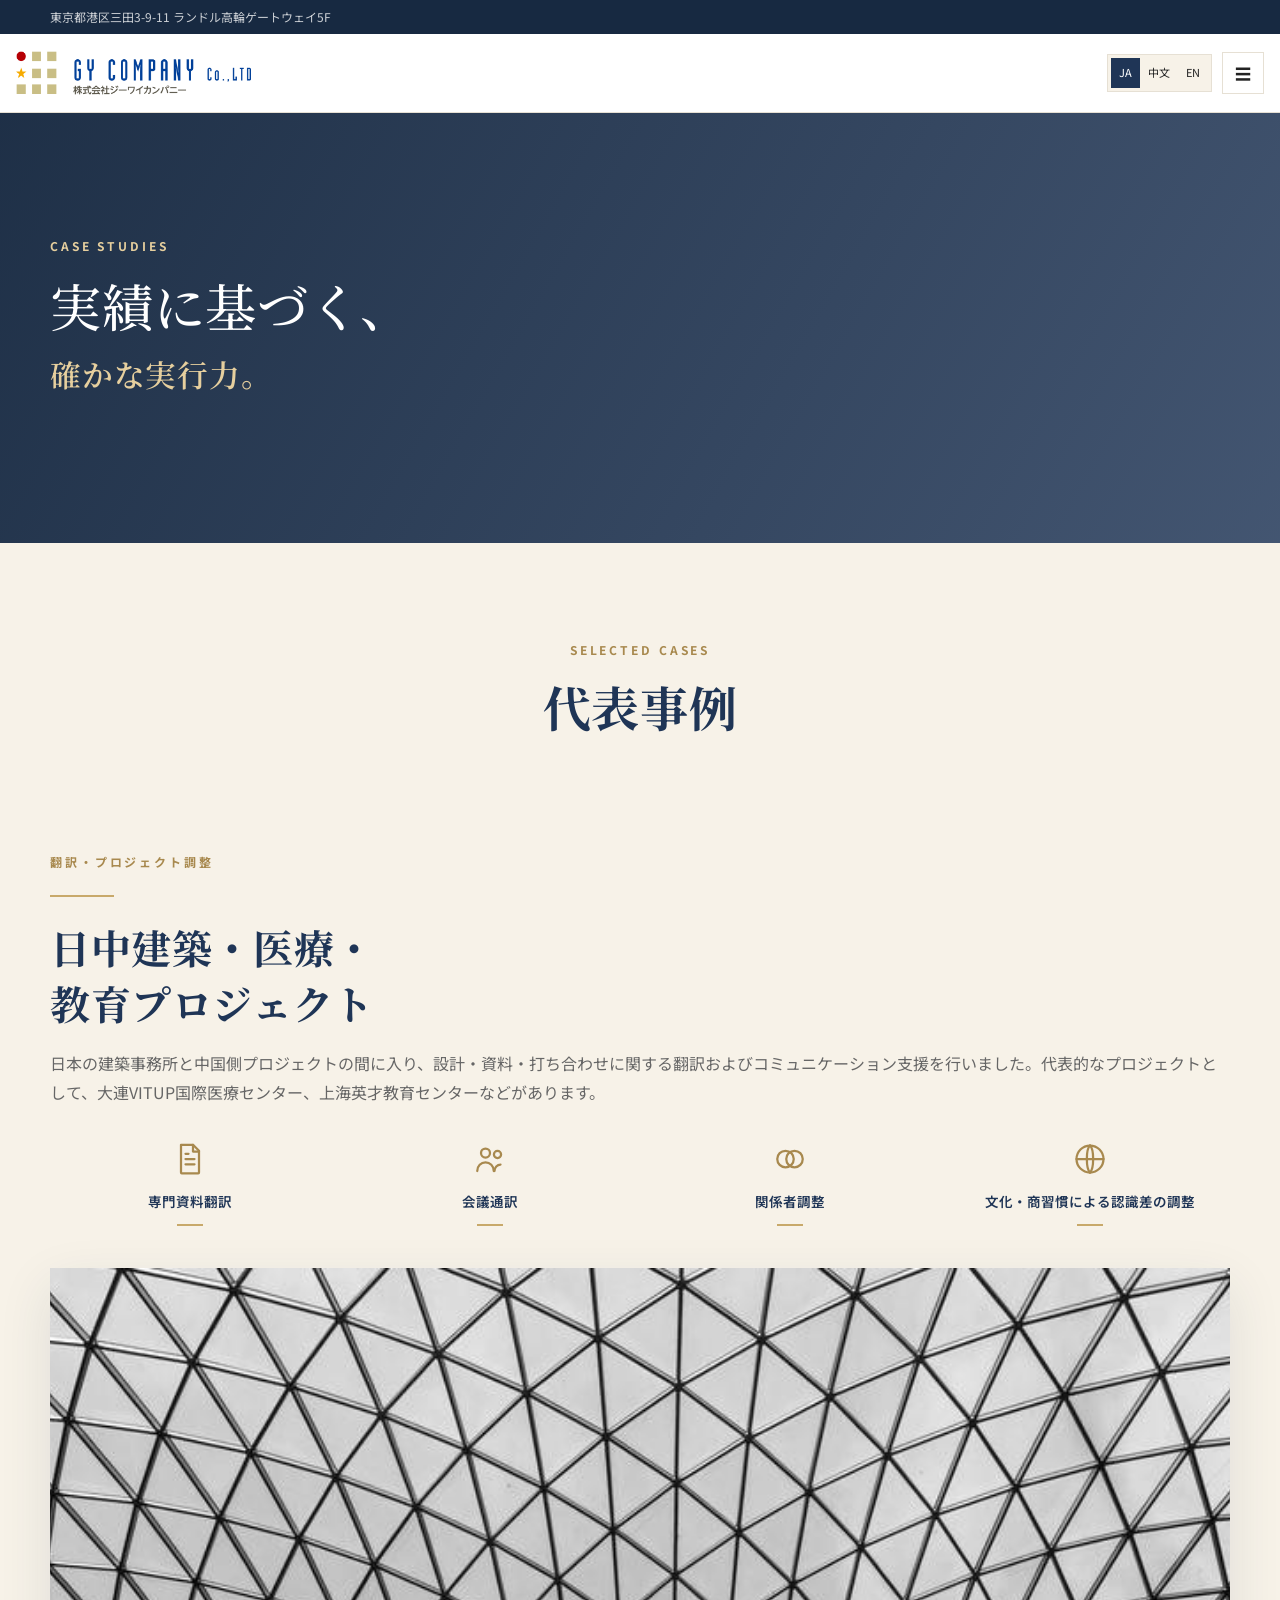
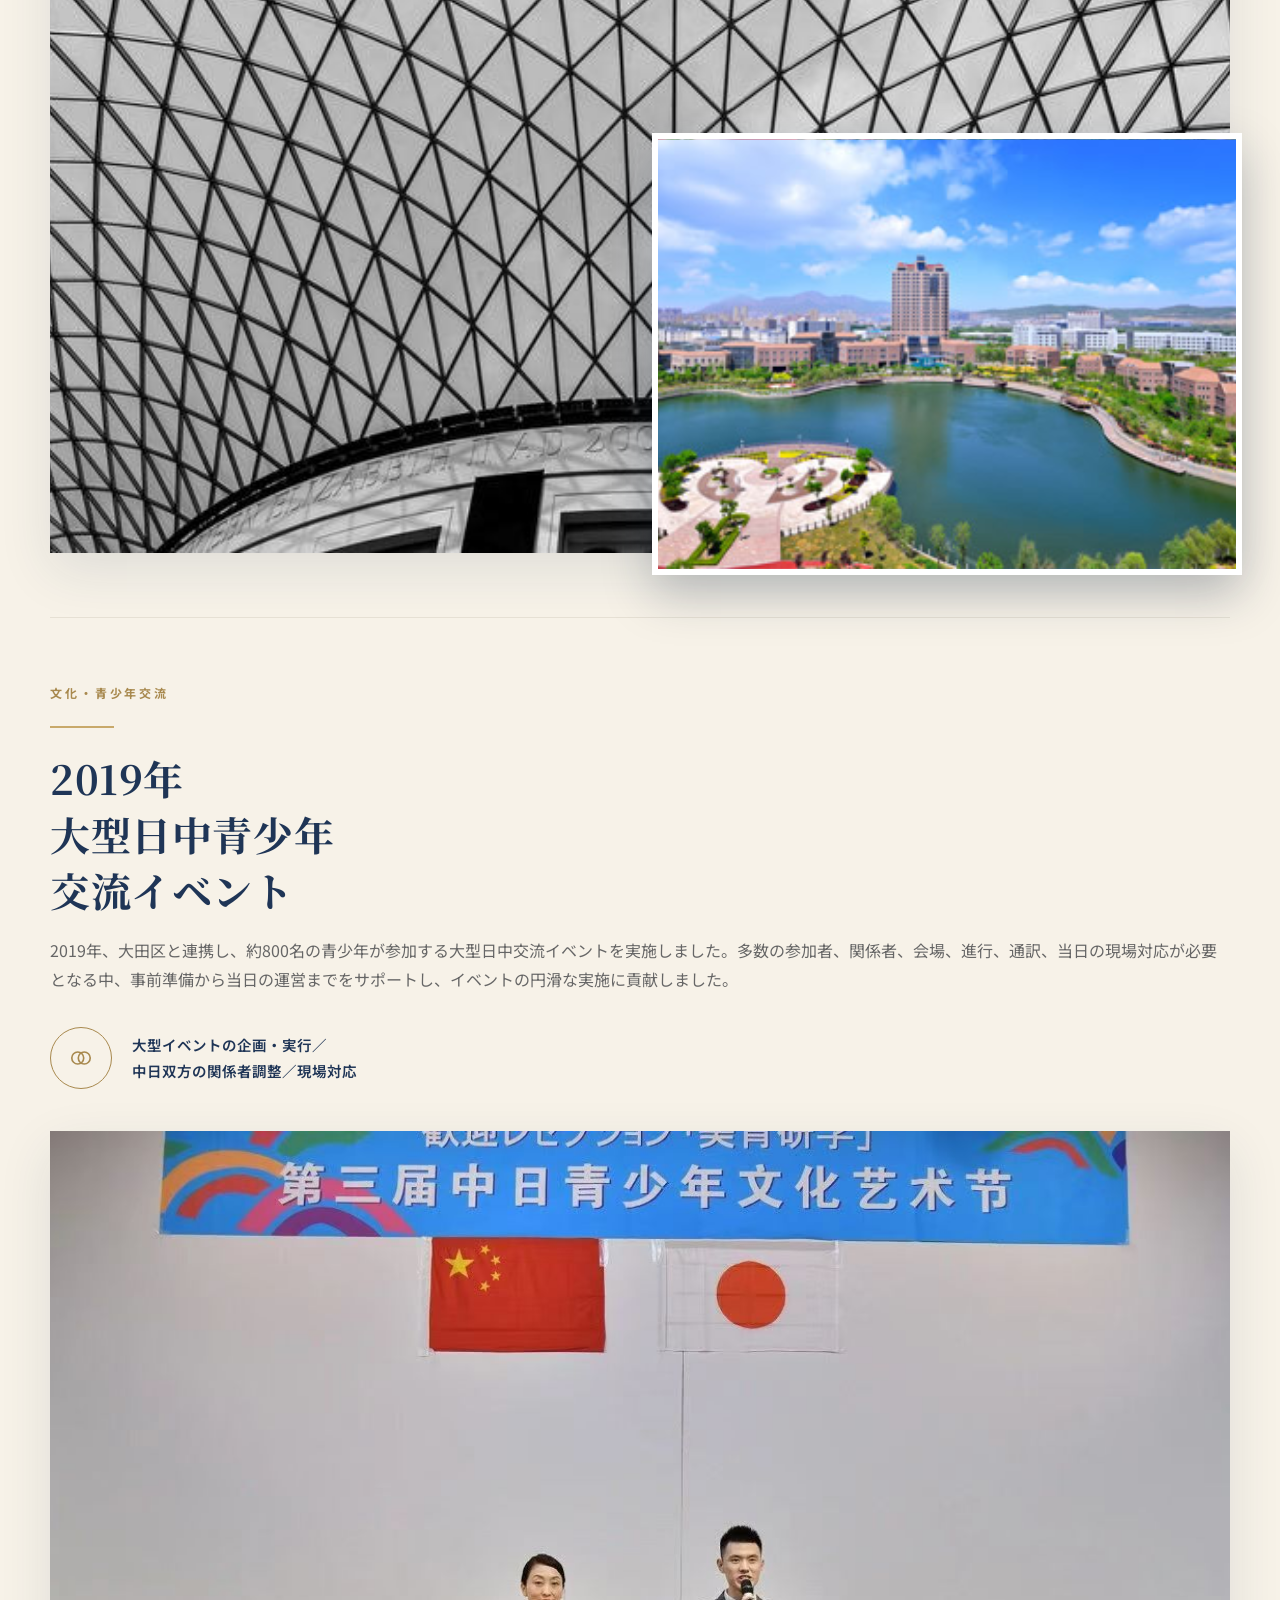
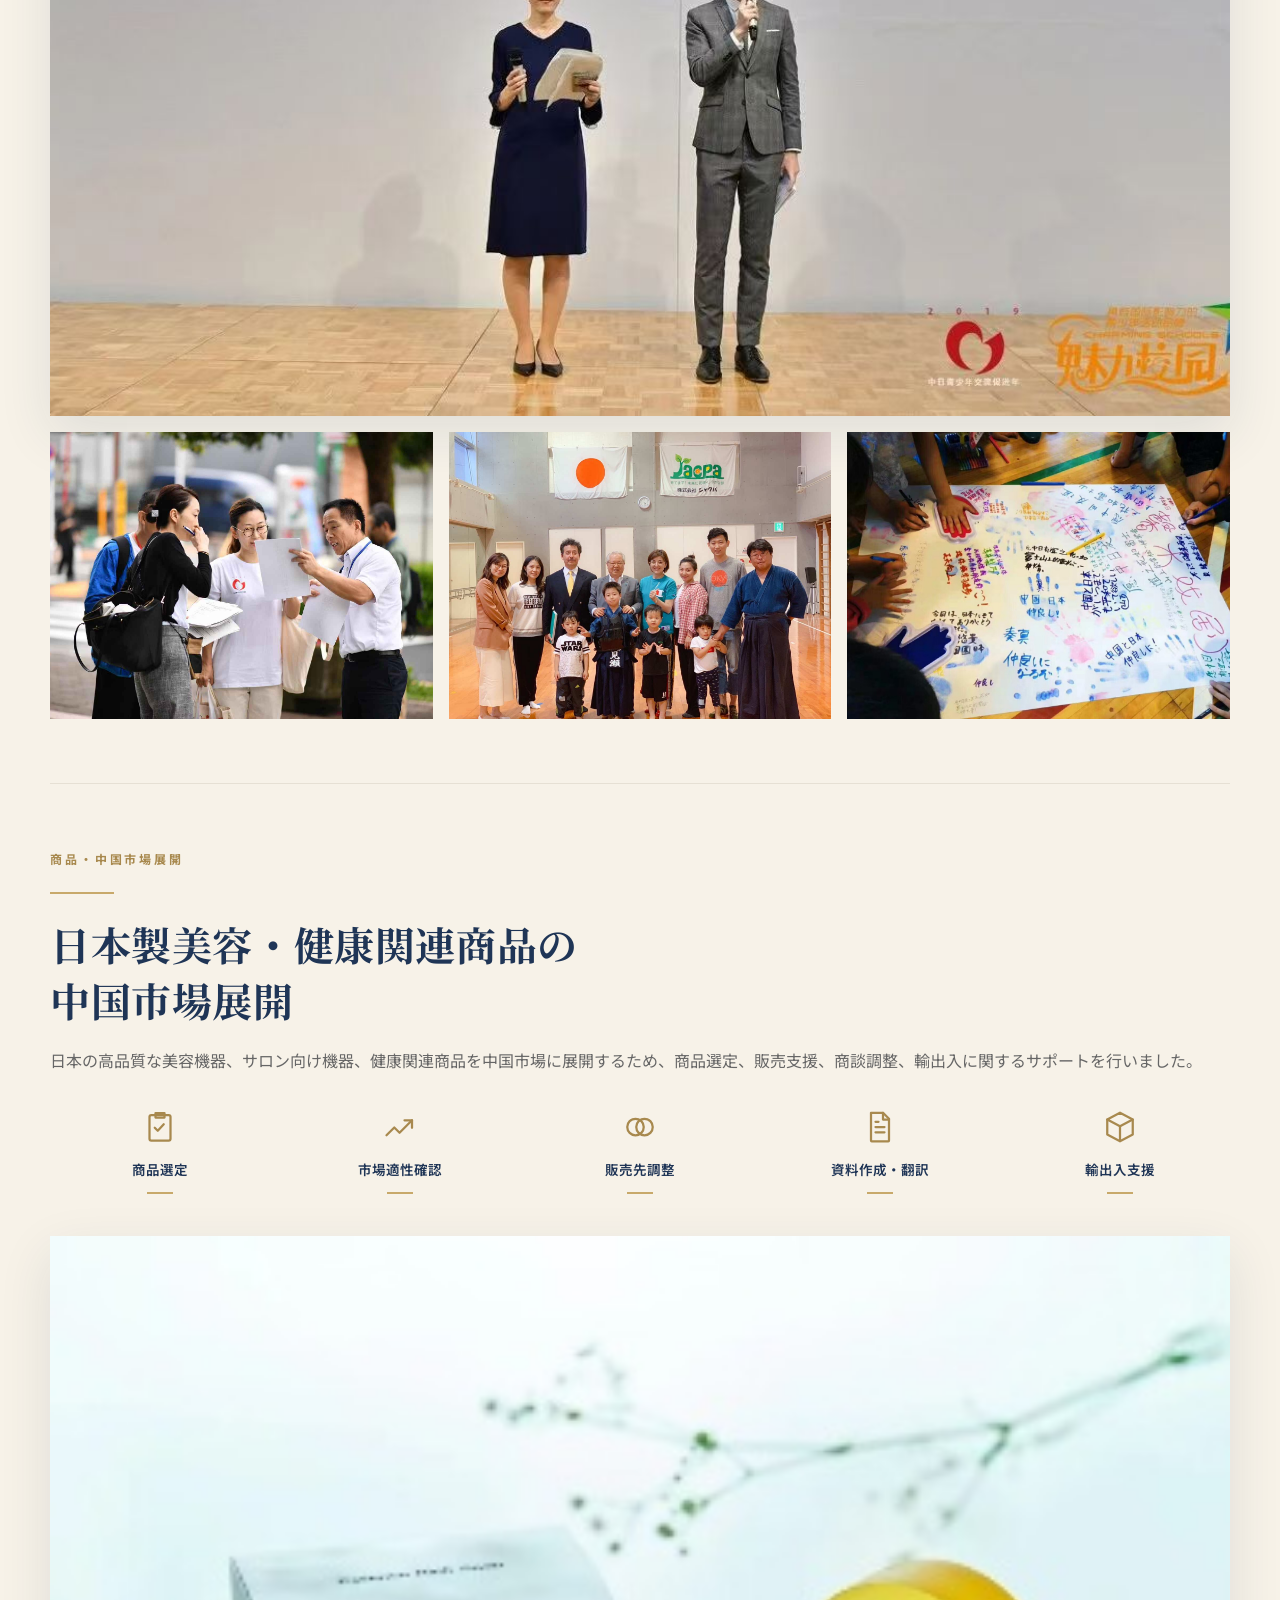
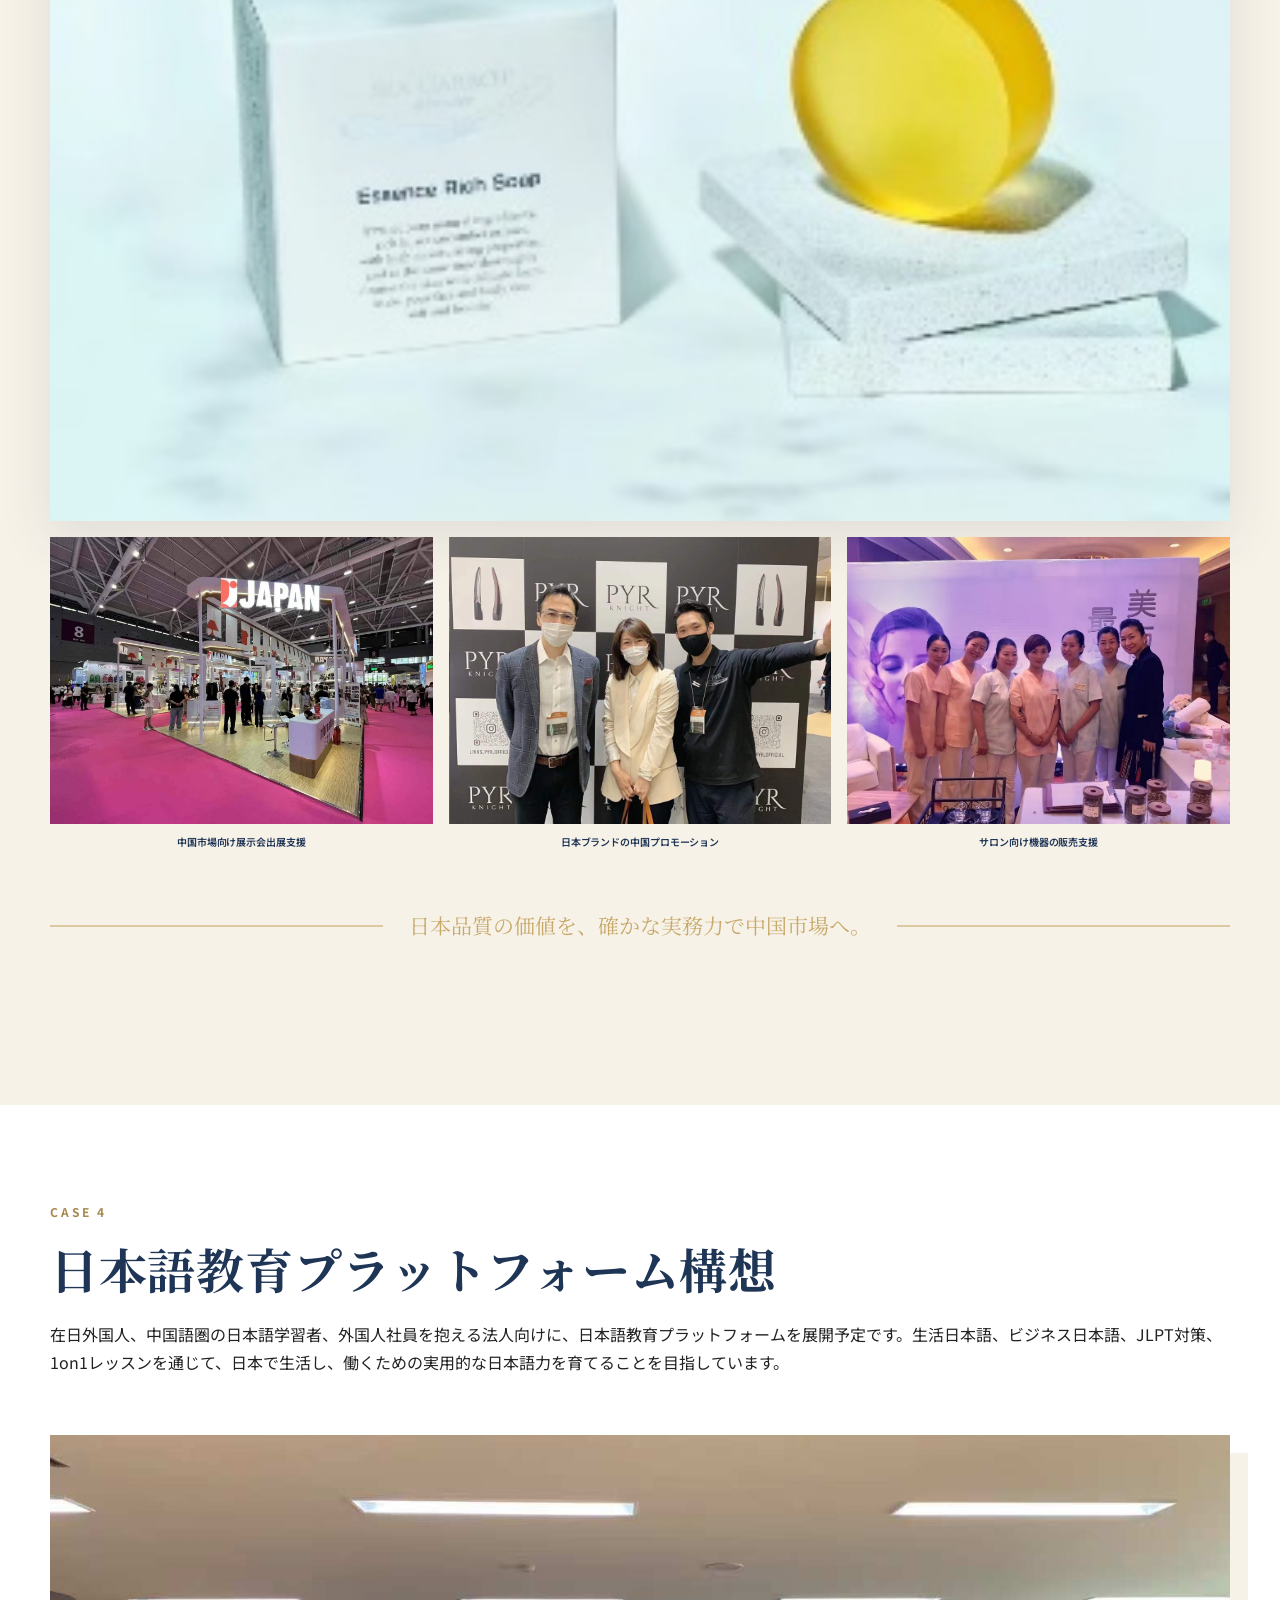
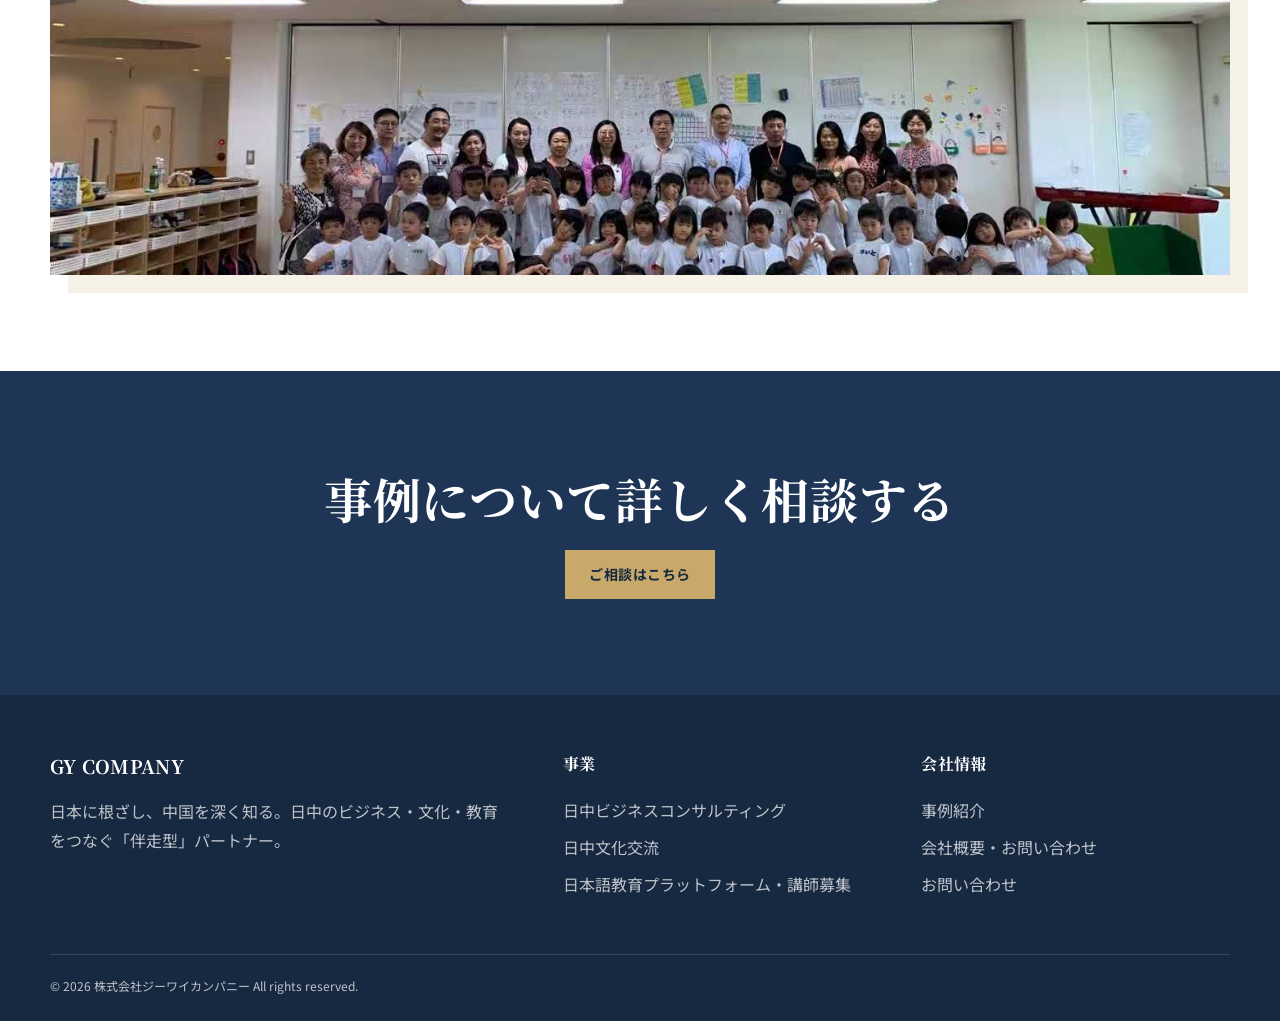
<file: cases.html>
<!doctype html><html lang="ja"><head><meta charset="utf-8"><meta name="viewport" content="width=device-width,initial-scale=1"><meta name="description" content="日中ビジネス、文化交流、貿易、日本語教育における事例を紹介します。"><meta name="theme-color" content="#1f3556"><title>事例紹介 | GY COMPANY</title><link rel="preconnect" href="https://fonts.googleapis.com"><link href="https://fonts.googleapis.com/css2?family=Inter:wght@400;600;700&family=Noto+Sans+JP:wght@400;500;700&family=Noto+Sans+SC:wght@400;500;700&family=Noto+Serif+JP:wght@500;600&display=swap" rel="stylesheet"><link rel="stylesheet" href="assets/styles.css"></head>
<body data-lang="ja" data-page="cases"><div data-site-header></div>
<main><section class="hero page-hero" style="--hero-image:url('https://picsum.photos/seed/project-success-results/1800/900')"><div class="container"><div class="hero-content"><div class="eyebrow" data-i18n="heroEyebrow">CASE STUDIES</div><h1 class="page-hero-title" data-i18n="heroTitle" data-i18n-html="true">実績に基づく、<span class="page-hero-subtitle">確かな実行力。</span></h1></div></div></section>
<section class="section section-ivory"><div class="container"><div class="section-head center"><div class="eyebrow" data-i18n="casesEyebrow">SELECTED CASES</div><h2 class="section-title" data-i18n="casesTitle">代表事例</h2></div><div class="case-features">

<div class="case-feature"><div class="split">
<div class="case-feature-text reveal">
<div class="eyebrow" data-i18n="c1Tag">翻訳・プロジェクト調整</div><div class="gold-rule"></div>
<h3 class="case-feature-title" data-i18n="c1Head" data-i18n-html="true">日中建築・医療・<br>教育プロジェクト</h3>
<p data-i18n="c1Text">日本の建築事務所と中国側プロジェクトの間に入り、設計・資料・打ち合わせに関する翻訳およびコミュニケーション支援を行いました。代表的なプロジェクトとして、大連VITUP国際医療センター、上海英才教育センターなどがあります。</p>
<div class="case-feature-icons">
<div class="case-feature-icon-item"><svg class="icon" viewBox="0 0 24 24" fill="none" stroke="currentColor" stroke-width="1.5" stroke-linecap="round" stroke-linejoin="round"><path d="M6 2.5h8l4 4V21a.5.5 0 0 1-.5.5h-11A.5.5 0 0 1 6 21z"/><path d="M14 2.5V7h4"/><path d="M9 12h6M9 15.5h6M9 8.5h2"/></svg><span data-i18n="c1Feat1">専門資料翻訳</span></div>
<div class="case-feature-icon-item"><svg class="icon" viewBox="0 0 24 24" fill="none" stroke="currentColor" stroke-width="1.5" stroke-linecap="round" stroke-linejoin="round"><circle cx="9" cy="8" r="3"/><circle cx="17" cy="9" r="2.4"/><path d="M3.5 20c0-3.3 2.5-5.8 5.5-5.8s5.5 2.5 5.5 5.8"/><path d="M15 20c0-2.4 1.8-4.3 4-4.3"/></svg><span data-i18n="c1Feat2">会議通訳</span></div>
<div class="case-feature-icon-item"><svg class="icon" viewBox="0 0 24 24" fill="none" stroke="currentColor" stroke-width="1.5" stroke-linecap="round" stroke-linejoin="round"><circle cx="9" cy="12" r="5.5"/><circle cx="15" cy="12" r="5.5"/></svg><span data-i18n="c1Feat3">関係者調整</span></div>
<div class="case-feature-icon-item"><svg class="icon" viewBox="0 0 24 24" fill="none" stroke="currentColor" stroke-width="1.5" stroke-linecap="round" stroke-linejoin="round"><circle cx="12" cy="12" r="9"/><path d="M3 12h18"/><path d="M12 3c2.8 2.6 2.8 15.4 0 18"/><path d="M12 3c-2.8 2.6-2.8 15.4 0 18"/></svg><span data-i18n="c1Feat4">文化・商習慣による認識差の調整</span></div>
</div>
</div>
<div class="case-feature-media reveal"><div class="case-feature-media-main" style="background-image:url('./assets/images/case1-1.jpg')"></div><div class="case-feature-media-overlap" style="background-image:url('./assets/images/case1-2.jpg')"></div></div>
</div></div>

<div class="case-feature"><div class="split">
<div class="case-feature-text reveal">
<div class="eyebrow" data-i18n="c2Tag">文化・青少年交流</div><div class="gold-rule"></div>
<h3 class="case-feature-title" data-i18n="c2Head" data-i18n-html="true">2019年<br>大型日中青少年<br>交流イベント</h3>
<p data-i18n="c2Text">2019年、大田区と連携し、約800名の青少年が参加する大型日中交流イベントを実施しました。多数の参加者、関係者、会場、進行、通訳、当日の現場対応が必要となる中、事前準備から当日の運営までをサポートし、イベントの円滑な実施に貢献しました。</p>
<div class="case-feature-single"><span class="icon-circle"><svg class="icon" viewBox="0 0 24 24" fill="none" stroke="currentColor" stroke-width="1.5" stroke-linecap="round" stroke-linejoin="round"><circle cx="9" cy="12" r="5.5"/><circle cx="15" cy="12" r="5.5"/></svg></span><p data-i18n="c2Feat" data-i18n-html="true">大型イベントの企画・実行／<br>中日双方の関係者調整／現場対応</p></div>
</div>
<div class="case-feature-media reveal"><div class="case-feature-media-main" style="background-image:url('./assets/images/case2-1.jpg')"></div><div class="case-feature-media-grid">
<figure><div class="thumb" style="background-image:url('./assets/images/case2-2.jpg')"></div></figure>
<figure><div class="thumb" style="background-image:url('./assets/images/case2-3.jpg')"></div></figure>
<figure><div class="thumb" style="background-image:url('./assets/images/case2-4.jpg')"></div></figure>
</div></div>
</div></div>

<div class="case-feature"><div class="split">
<div class="case-feature-text reveal">
<div class="eyebrow" data-i18n="c3Tag">商品・中国市場展開</div><div class="gold-rule"></div>
<h3 class="case-feature-title" data-i18n="c3Head" data-i18n-html="true">日本製美容・健康関連商品の<br>中国市場展開</h3>
<p data-i18n="c3Text">日本の高品質な美容機器、サロン向け機器、健康関連商品を中国市場に展開するため、商品選定、販売支援、商談調整、輸出入に関するサポートを行いました。</p>
<div class="case-feature-icons">
<div class="case-feature-icon-item"><svg class="icon" viewBox="0 0 24 24" fill="none" stroke="currentColor" stroke-width="1.5" stroke-linecap="round" stroke-linejoin="round"><rect x="5" y="4" width="14" height="17" rx="1.2"/><path d="M9 2.7h6v3H9z"/><path d="M8.5 12.5l2 2 4-4.3"/></svg><span data-i18n="c3Feat1">商品選定</span></div>
<div class="case-feature-icon-item"><svg class="icon" viewBox="0 0 24 24" fill="none" stroke="currentColor" stroke-width="1.5" stroke-linecap="round" stroke-linejoin="round"><path d="M3 17.5l5.2-5.2 3.5 3.5L20 7.5"/><path d="M15 7.5h5v5"/></svg><span data-i18n="c3Feat2">市場適性確認</span></div>
<div class="case-feature-icon-item"><svg class="icon" viewBox="0 0 24 24" fill="none" stroke="currentColor" stroke-width="1.5" stroke-linecap="round" stroke-linejoin="round"><circle cx="9" cy="12" r="5.5"/><circle cx="15" cy="12" r="5.5"/></svg><span data-i18n="c3Feat3">販売先調整</span></div>
<div class="case-feature-icon-item"><svg class="icon" viewBox="0 0 24 24" fill="none" stroke="currentColor" stroke-width="1.5" stroke-linecap="round" stroke-linejoin="round"><path d="M6 2.5h8l4 4V21a.5.5 0 0 1-.5.5h-11A.5.5 0 0 1 6 21z"/><path d="M14 2.5V7h4"/><path d="M9 12h6M9 15.5h6M9 8.5h2"/></svg><span data-i18n="c3Feat4">資料作成・翻訳</span></div>
<div class="case-feature-icon-item"><svg class="icon" viewBox="0 0 24 24" fill="none" stroke="currentColor" stroke-width="1.5" stroke-linecap="round" stroke-linejoin="round"><path d="M12 2.5 20.5 7 12 11.5 3.5 7z"/><path d="M3.5 7v10l8.5 4.5 8.5-4.5V7"/><path d="M12 11.5V21"/></svg><span data-i18n="c3Feat5">輸出入支援</span></div>
</div>
</div>
<div class="case-feature-media reveal"><div class="case-feature-media-main" style="background-image:url('./assets/images/case3-1.jpg')"></div><div class="case-feature-media-grid">
<figure><div class="thumb" style="background-image:url('./assets/images/case3-2.jpg')"></div><figcaption data-i18n="c3Cap1">中国市場向け展示会出展支援</figcaption></figure>
<figure><div class="thumb" style="background-image:url('./assets/images/case3-3.jpg')"></div><figcaption data-i18n="c3Cap2">日本ブランドの中国プロモーション</figcaption></figure>
<figure><div class="thumb" style="background-image:url('./assets/images/case3-4.jpg')"></div><figcaption data-i18n="c3Cap3">サロン向け機器の販売支援</figcaption></figure>
</div></div>
</div>
<div class="case-feature-quote"><span class="rule"></span><p data-i18n="c3Quote">日本品質の価値を、確かな実務力で中国市場へ。</p><span class="rule"></span></div>
</div>

</div></div></section>
<section class="section"><div class="container split"><div class="reveal"><div class="eyebrow" data-i18n="eduEyebrow">CASE 4</div><h2 class="section-title" data-i18n="eduTitle">日本語教育プラットフォーム構想</h2><p data-i18n="eduText">在日外国人、中国語圏の日本語学習者、外国人社員を抱える法人向けに、日本語教育プラットフォームを展開予定です。生活日本語、ビジネス日本語、JLPT対策、1on1レッスンを通じて、日本で生活し、働くための実用的な日本語力を育てることを目指しています。</p></div><div class="media reveal" style="background-image:url('./assets/images/case4-1.jpg')"></div></div></section>
<section class="section section-navy center"><div class="container"><h2 class="section-title" data-i18n="ctaTitle">事例について詳しく相談する</h2><a class="btn btn-gold" href="about.html?topic=other#contact" data-i18n="navCta">ご相談はこちら</a></div></section></main>
<div data-site-footer></div><script src="assets/components.js"></script><script src="assets/i18n/ja.js"></script><script src="assets/i18n/zh.js"></script><script src="assets/i18n/en.js"></script><script src="assets/app.js"></script></body></html>
</file>
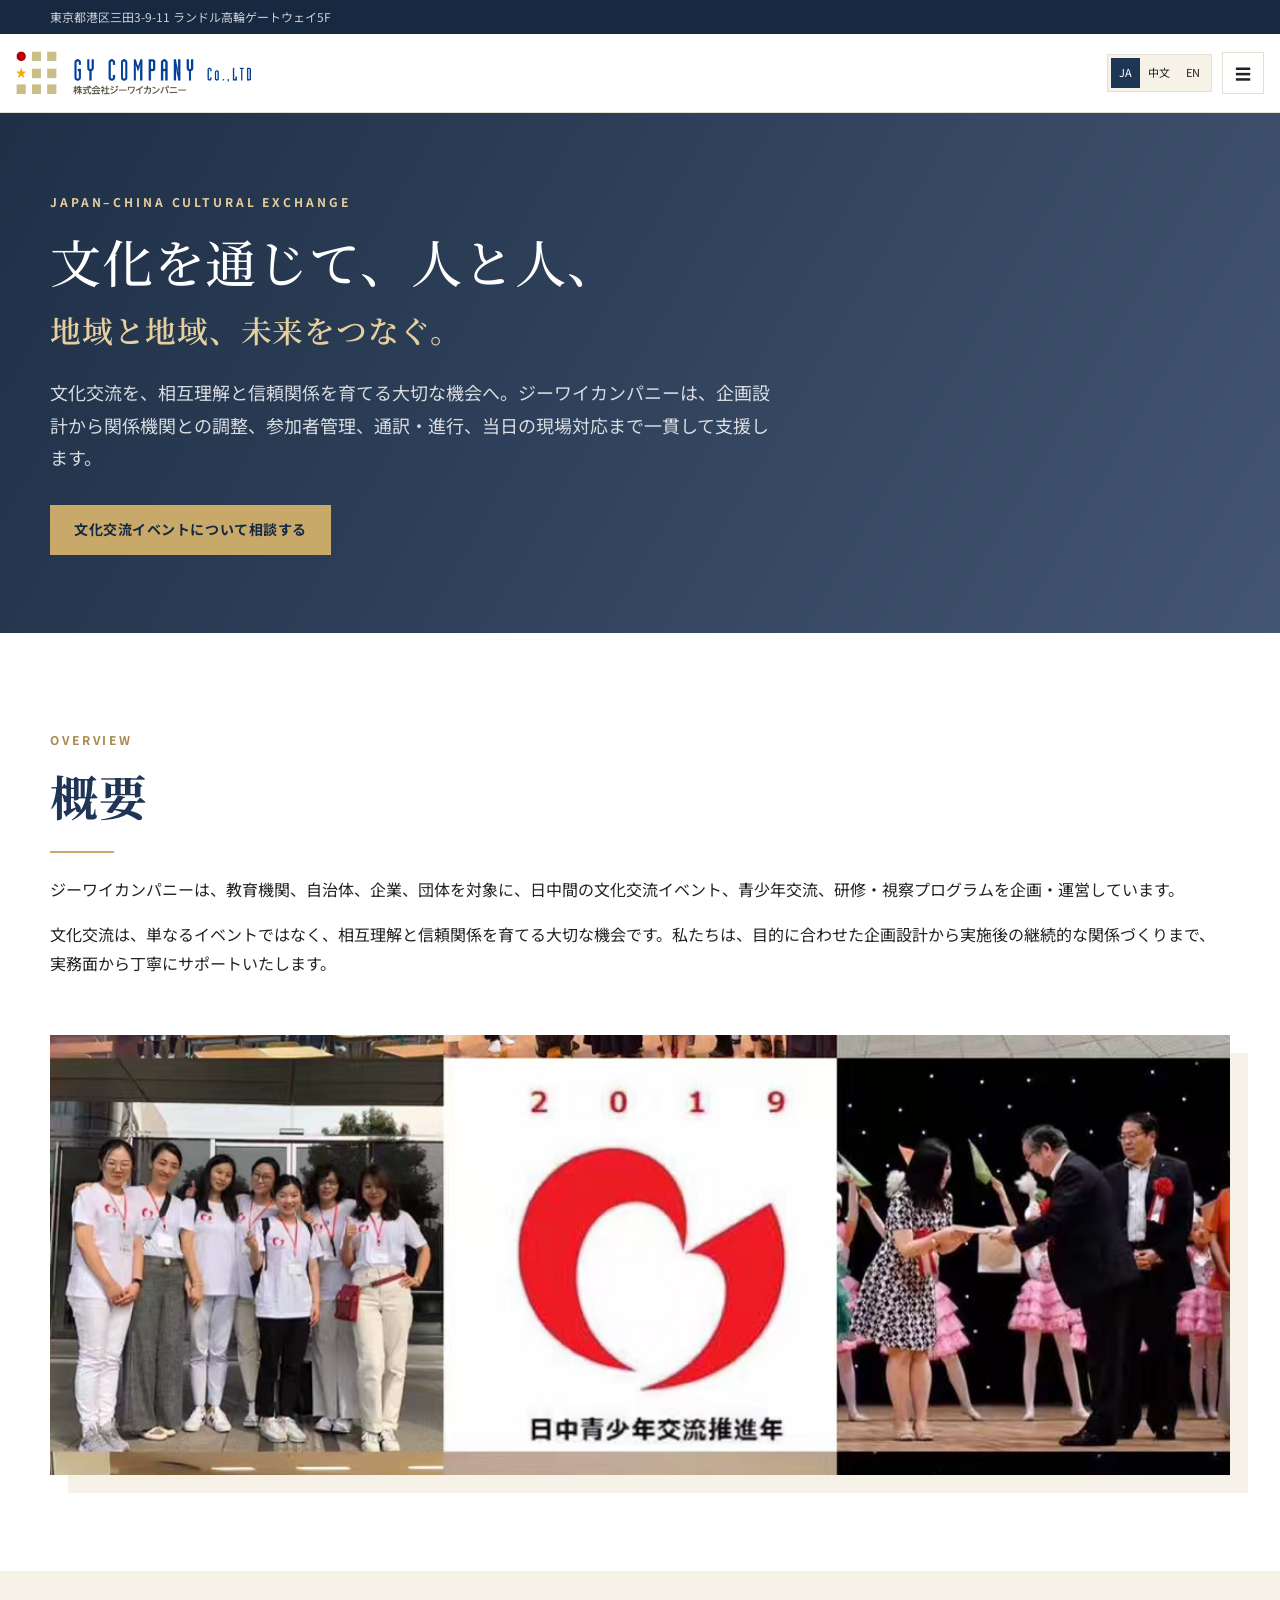
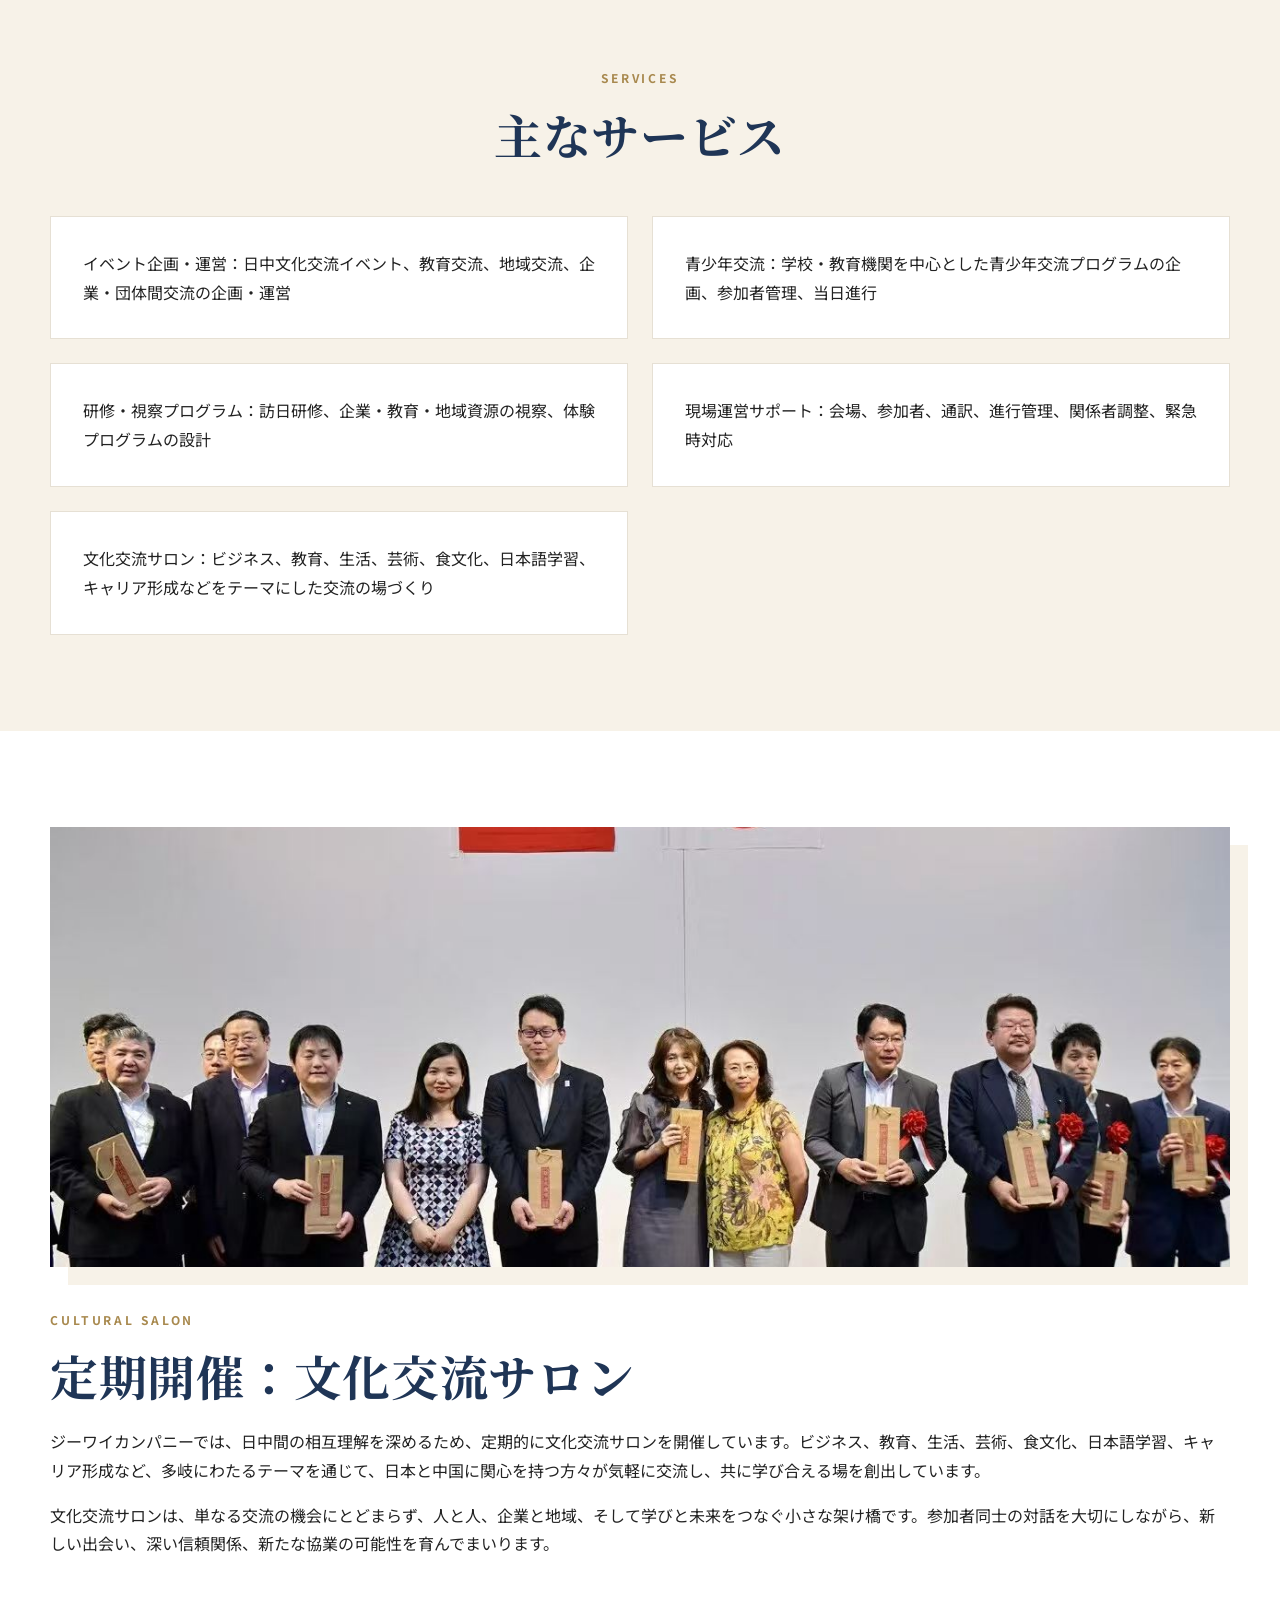
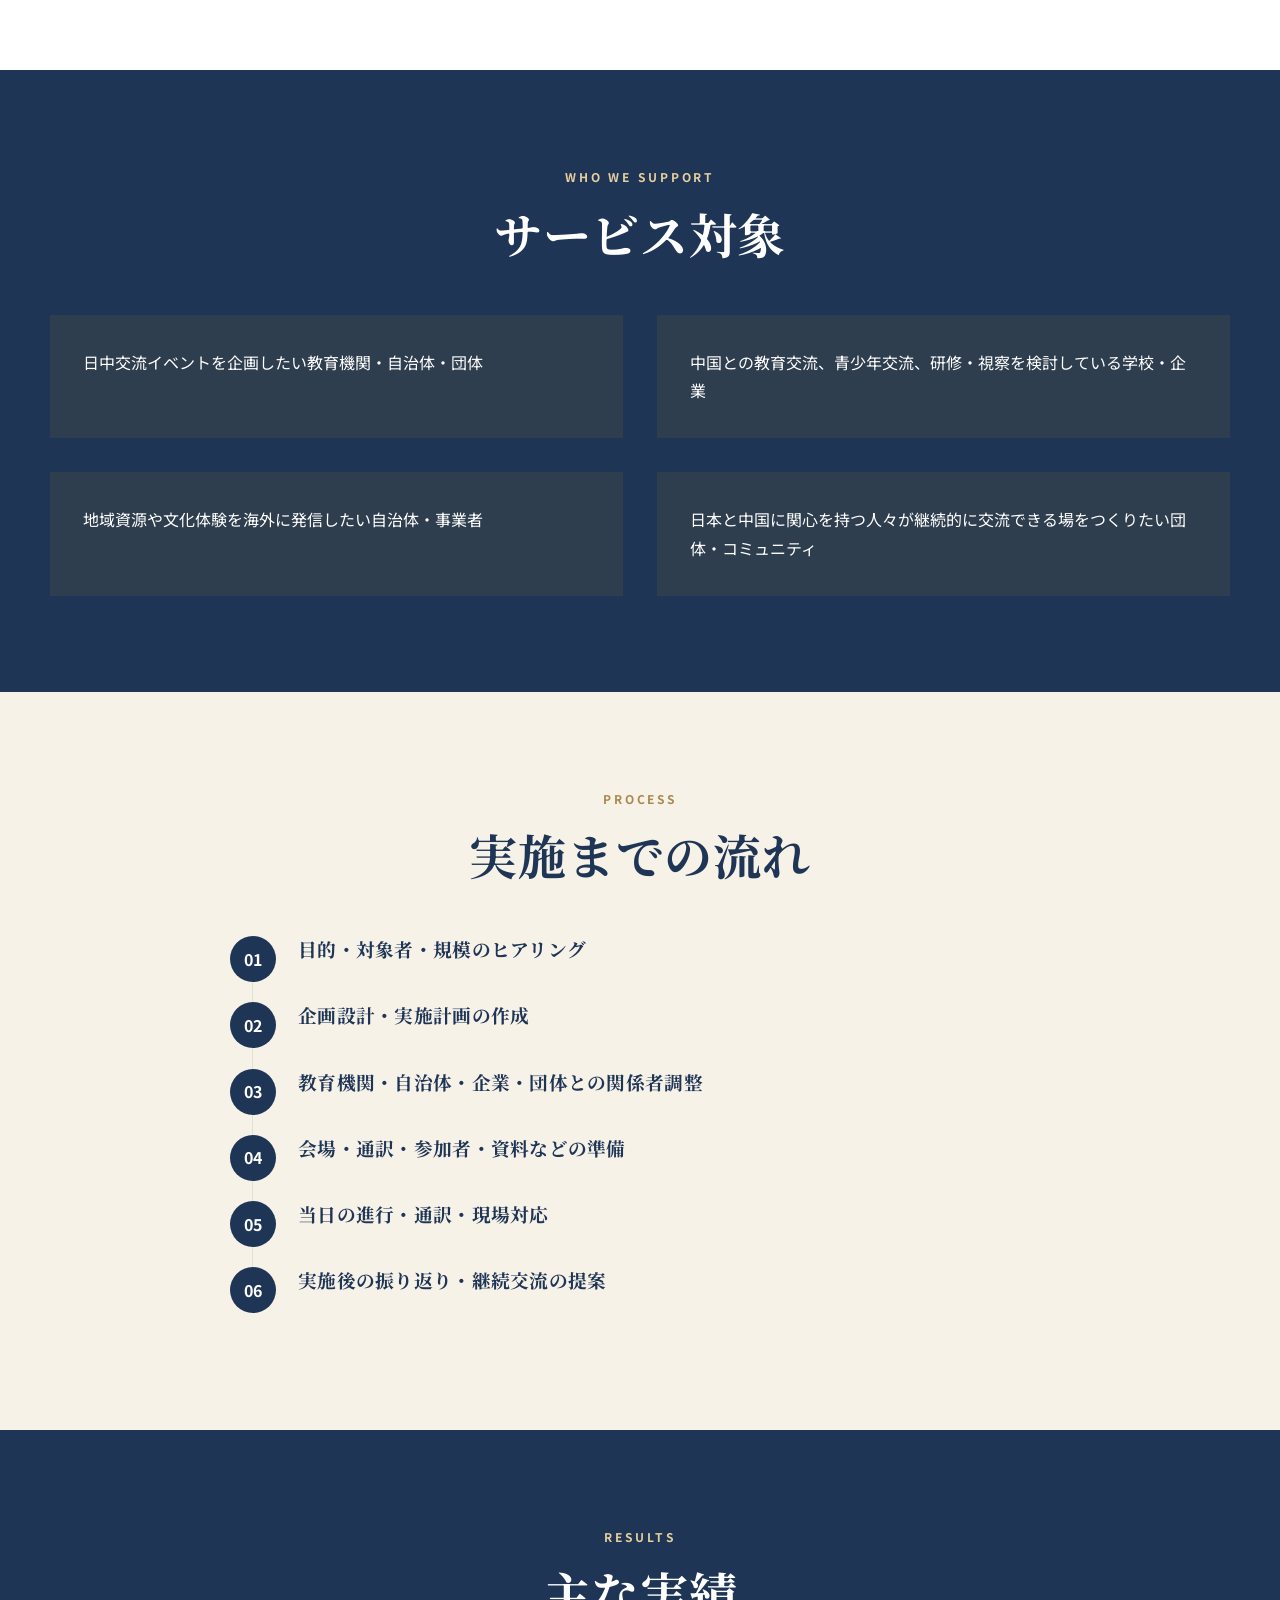
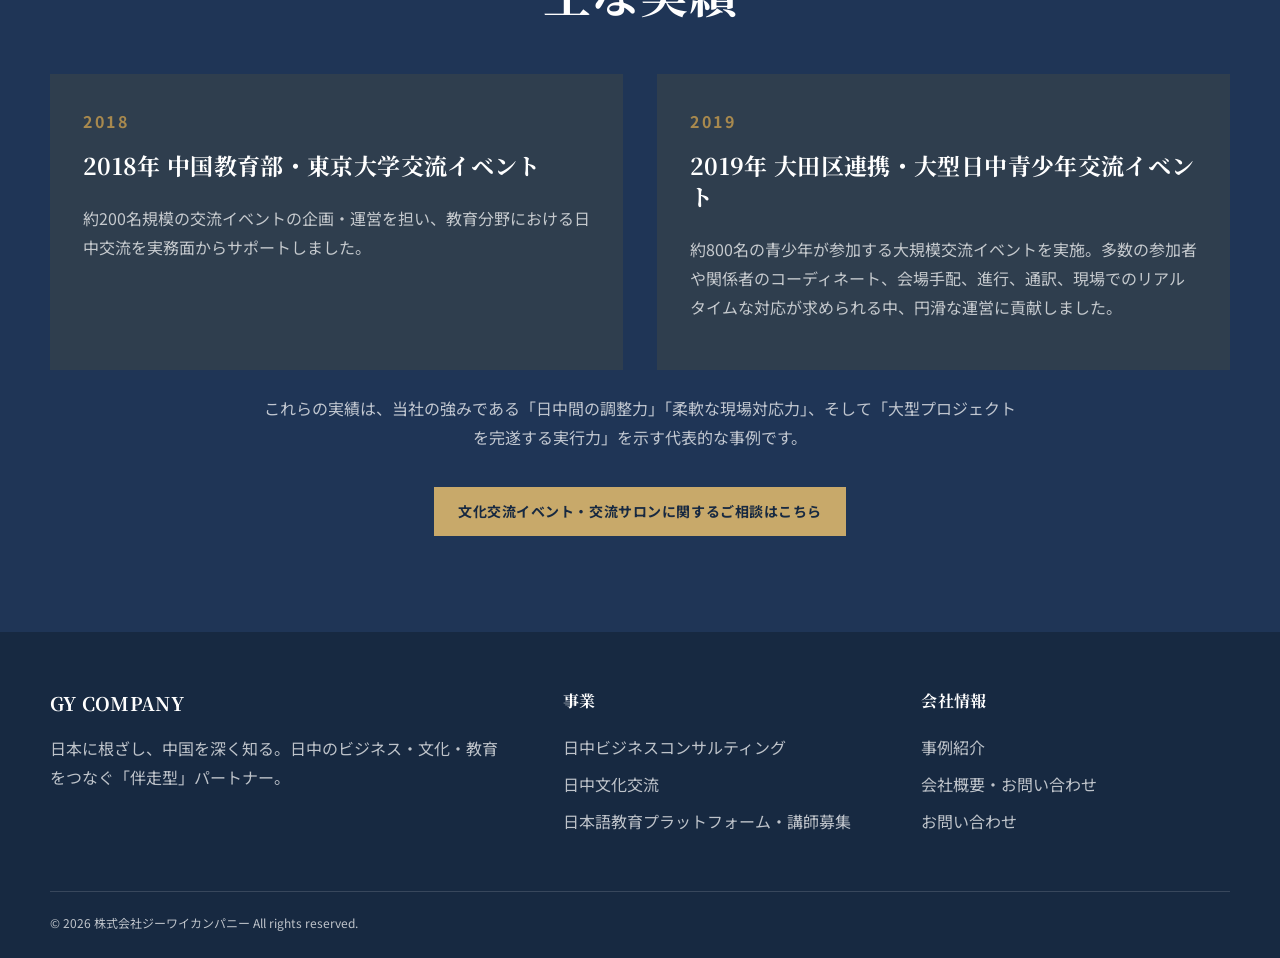
<file: culture.html>
<!doctype html><html lang="ja"><head><meta charset="utf-8"><meta name="viewport" content="width=device-width,initial-scale=1"><meta name="description" content="日中文化交流イベント、青少年交流、研修・視察プログラムを企画・運営します。"><meta name="theme-color" content="#1f3556"><title>日中文化交流 | GY COMPANY</title><link rel="preconnect" href="https://fonts.googleapis.com"><link href="https://fonts.googleapis.com/css2?family=Inter:wght@400;600;700&family=Noto+Sans+JP:wght@400;500;700&family=Noto+Sans+SC:wght@400;500;700&family=Noto+Serif+JP:wght@500;600&display=swap" rel="stylesheet"><link rel="stylesheet" href="assets/styles.css"></head>
<body data-lang="ja" data-page="culture"><div data-site-header></div>
<main><section class="hero page-hero" style="--hero-image:url('https://picsum.photos/seed/japanese-traditional-architecture/1800/900')"><div class="container"><div class="hero-content"><div class="eyebrow" data-i18n="heroEyebrow">JAPAN–CHINA CULTURAL EXCHANGE</div><h1 class="page-hero-title" data-i18n="heroTitle" data-i18n-html="true">文化を通じて、人と人、<span class="page-hero-subtitle">地域と地域、未来をつなぐ。</span></h1><p class="lead" data-i18n="heroLead">文化交流を、相互理解と信頼関係を育てる大切な機会へ。ジーワイカンパニーは、企画設計から関係機関との調整、参加者管理、通訳・進行、当日の現場対応まで一貫して支援します。</p><div class="btn-row"><a class="btn btn-gold" href="about.html?topic=culture#contact" data-i18n="heroCta">文化交流イベントについて相談する</a></div></div></div></section>
<section class="section"><div class="container split"><div class="reveal"><div class="eyebrow" data-i18n="overviewEyebrow">OVERVIEW</div><h2 class="section-title" data-i18n="overviewTitle">概要</h2><div class="gold-rule"></div><p data-i18n="overviewText">ジーワイカンパニーは、教育機関、自治体、企業、団体を対象に、日中間の文化交流イベント、青少年交流、研修・視察プログラムを企画・運営しています。</p><p data-i18n="overviewText2">文化交流は、単なるイベントではなく、相互理解と信頼関係を育てる大切な機会です。私たちは、目的に合わせた企画設計から実施後の継続的な関係づくりまで、実務面から丁寧にサポートいたします。</p></div><div class="media reveal" style="background-image:url('./assets/images/culture-1.jpg')"></div></div></section>
<section class="section section-ivory"><div class="container"><div class="section-head center"><div class="eyebrow" data-i18n="servicesEyebrow">SERVICES</div><h2 class="section-title" data-i18n="servicesTitle">主なサービス</h2></div><div class="grid-3"><div class="card" data-i18n="service1">イベント企画・運営：日中文化交流イベント、教育交流、地域交流、企業・団体間交流の企画・運営</div><div class="card" data-i18n="service2">青少年交流：学校・教育機関を中心とした青少年交流プログラムの企画、参加者管理、当日進行</div><div class="card" data-i18n="service3">研修・視察プログラム：訪日研修、企業・教育・地域資源の視察、体験プログラムの設計</div><div class="card" data-i18n="service4">現場運営サポート：会場、参加者、通訳、進行管理、関係者調整、緊急時対応</div><div class="card" data-i18n="service5">文化交流サロン：ビジネス、教育、生活、芸術、食文化、日本語学習、キャリア形成などをテーマにした交流の場づくり</div></div></div></section>
<section class="section"><div class="container split"><div class="media reveal" style="background-image:url('./assets/images/culture-2.jpg')"></div><div class="reveal"><div class="eyebrow" data-i18n="salonEyebrow">CULTURAL SALON</div><h2 class="section-title" data-i18n="salonTitle">定期開催：文化交流サロン</h2><p data-i18n="salonText1">ジーワイカンパニーでは、日中間の相互理解を深めるため、定期的に文化交流サロンを開催しています。ビジネス、教育、生活、芸術、食文化、日本語学習、キャリア形成など、多岐にわたるテーマを通じて、日本と中国に関心を持つ方々が気軽に交流し、共に学び合える場を創出しています。</p><p data-i18n="salonText2">文化交流サロンは、単なる交流の機会にとどまらず、人と人、企業と地域、そして学びと未来をつなぐ小さな架け橋です。参加者同士の対話を大切にしながら、新しい出会い、深い信頼関係、新たな協業の可能性を育んでまいります。</p></div></div></section>
<section class="section section-navy"><div class="container"><div class="section-head center"><div class="eyebrow" data-i18n="targetEyebrow">WHO WE SUPPORT</div><h2 class="section-title" data-i18n="targetTitle">サービス対象</h2></div><div class="grid-2"><div class="card card-dark" data-i18n="target1">日中交流イベントを企画したい教育機関・自治体・団体</div><div class="card card-dark" data-i18n="target2">中国との教育交流、青少年交流、研修・視察を検討している学校・企業</div><div class="card card-dark" data-i18n="target3">地域資源や文化体験を海外に発信したい自治体・事業者</div><div class="card card-dark" data-i18n="target4">日本と中国に関心を持つ人々が継続的に交流できる場をつくりたい団体・コミュニティ</div></div></div></section>
<section class="section section-ivory"><div class="container narrow"><div class="section-head center"><div class="eyebrow" data-i18n="flowEyebrow">PROCESS</div><h2 class="section-title" data-i18n="flowTitle">実施までの流れ</h2></div><div class="timeline"><div class="timeline-item"><h3 data-i18n="flow1">目的・対象者・規模のヒアリング</h3></div><div class="timeline-item"><h3 data-i18n="flow2">企画設計・実施計画の作成</h3></div><div class="timeline-item"><h3 data-i18n="flow3">教育機関・自治体・企業・団体との関係者調整</h3></div><div class="timeline-item"><h3 data-i18n="flow4">会場・通訳・参加者・資料などの準備</h3></div><div class="timeline-item"><h3 data-i18n="flow5">当日の進行・通訳・現場対応</h3></div><div class="timeline-item"><h3 data-i18n="flow6">実施後の振り返り・継続交流の提案</h3></div></div></div></section>
<section class="section section-navy"><div class="container"><div class="section-head center"><div class="eyebrow" data-i18n="resultsEyebrow">RESULTS</div><h2 class="section-title" data-i18n="resultsTitle">主な実績</h2></div><div class="grid-2"><article class="card card-dark"><div class="card-number">2018</div><h3 data-i18n="result1Title">2018年 中国教育部・東京大学交流イベント</h3><p data-i18n="result1Text">約200名規模の交流イベントの企画・運営を担い、教育分野における日中交流を実務面からサポートしました。</p></article><article class="card card-dark"><div class="card-number">2019</div><h3 data-i18n="result2Title">2019年 大田区連携・大型日中青少年交流イベント</h3><p data-i18n="result2Text">約800名の青少年が参加する大規模交流イベントを実施。多数の参加者や関係者のコーディネート、会場手配、進行、通訳、現場でのリアルタイムな対応が求められる中、円滑な運営に貢献しました。</p></article></div><p class="center" style="color:rgba(255,255,255,.72);max-width:760px;margin:24px auto 0" data-i18n="resultsSummary">これらの実績は、当社の強みである「日中間の調整力」「柔軟な現場対応力」、そして「大型プロジェクトを完遂する実行力」を示す代表的な事例です。</p><div class="center" style="margin-top:35px"><a class="btn btn-gold" href="about.html?topic=culture#contact" data-i18n="ctaTitle">文化交流イベント・交流サロンに関するご相談はこちら</a></div></div></section></main>
<div data-site-footer></div><script src="assets/components.js"></script><script src="assets/i18n/ja.js"></script><script src="assets/i18n/zh.js"></script><script src="assets/i18n/en.js"></script><script src="assets/app.js"></script></body></html>
</file>
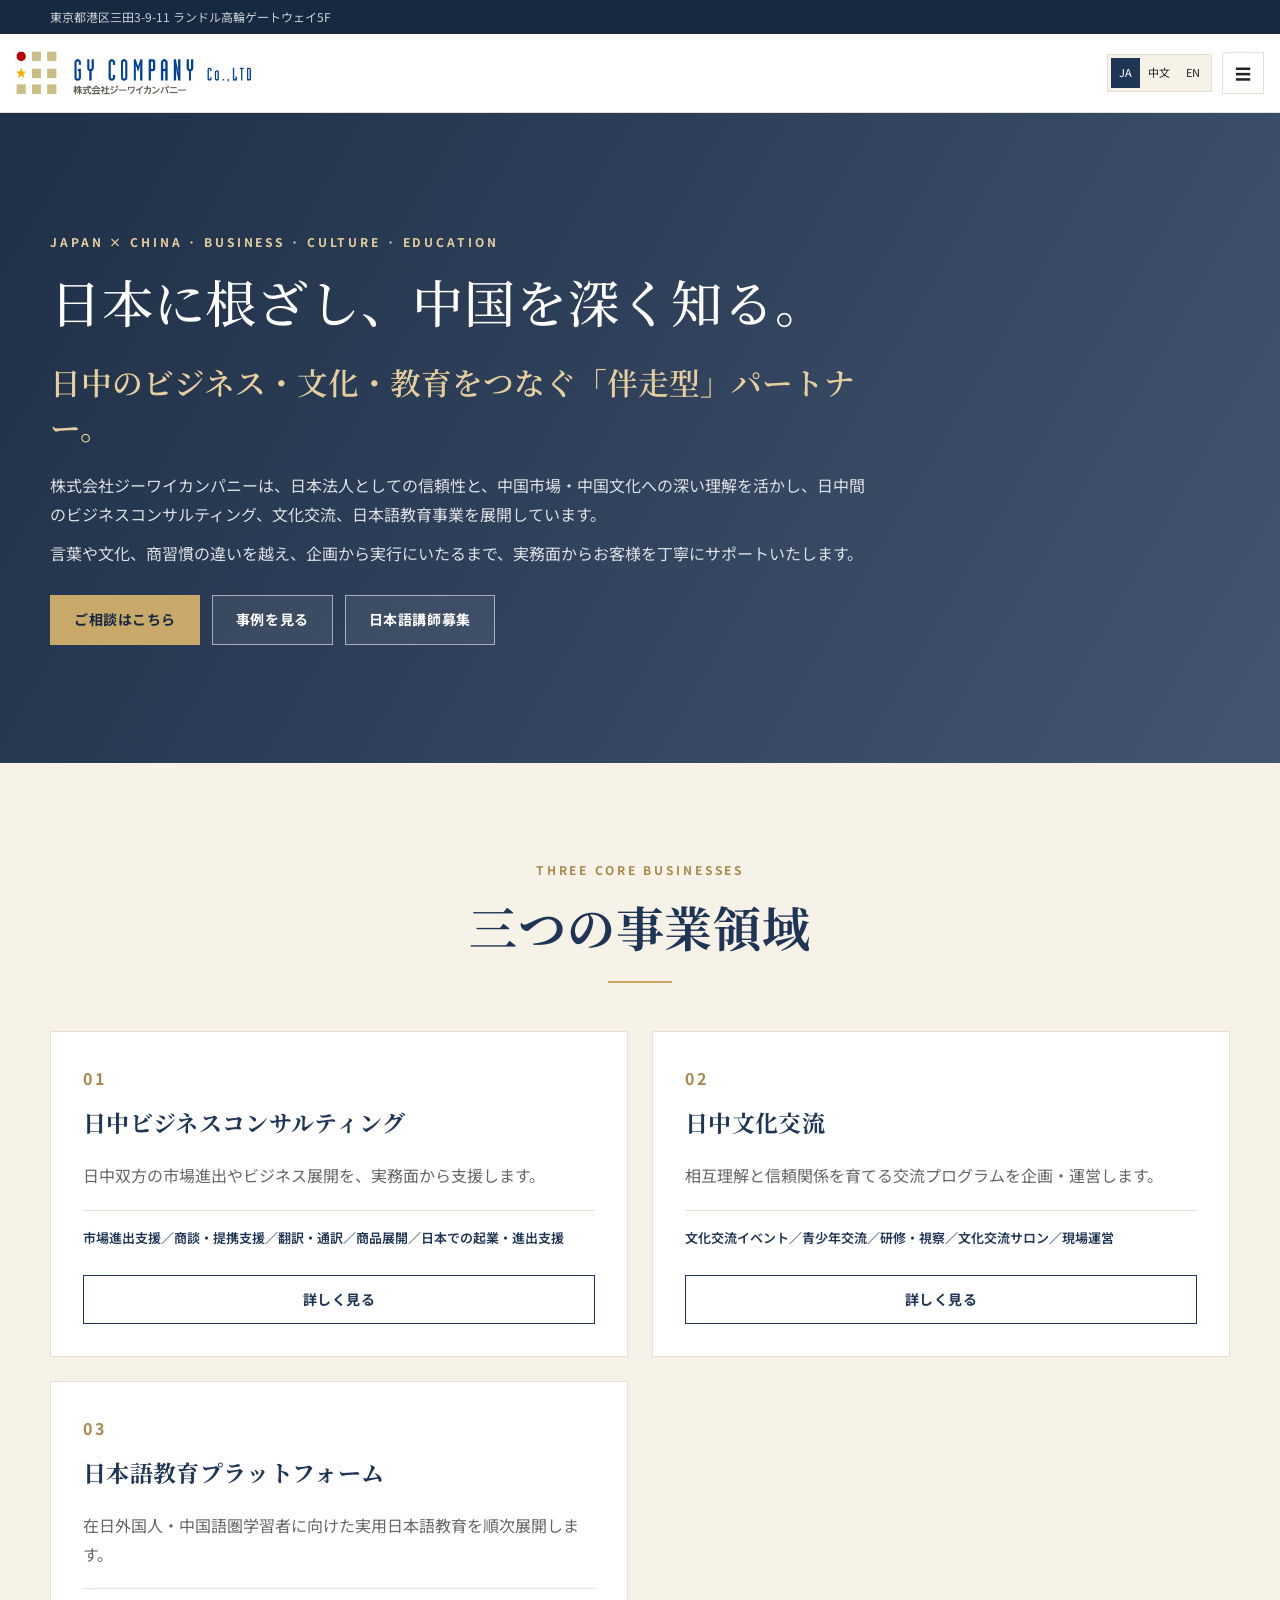
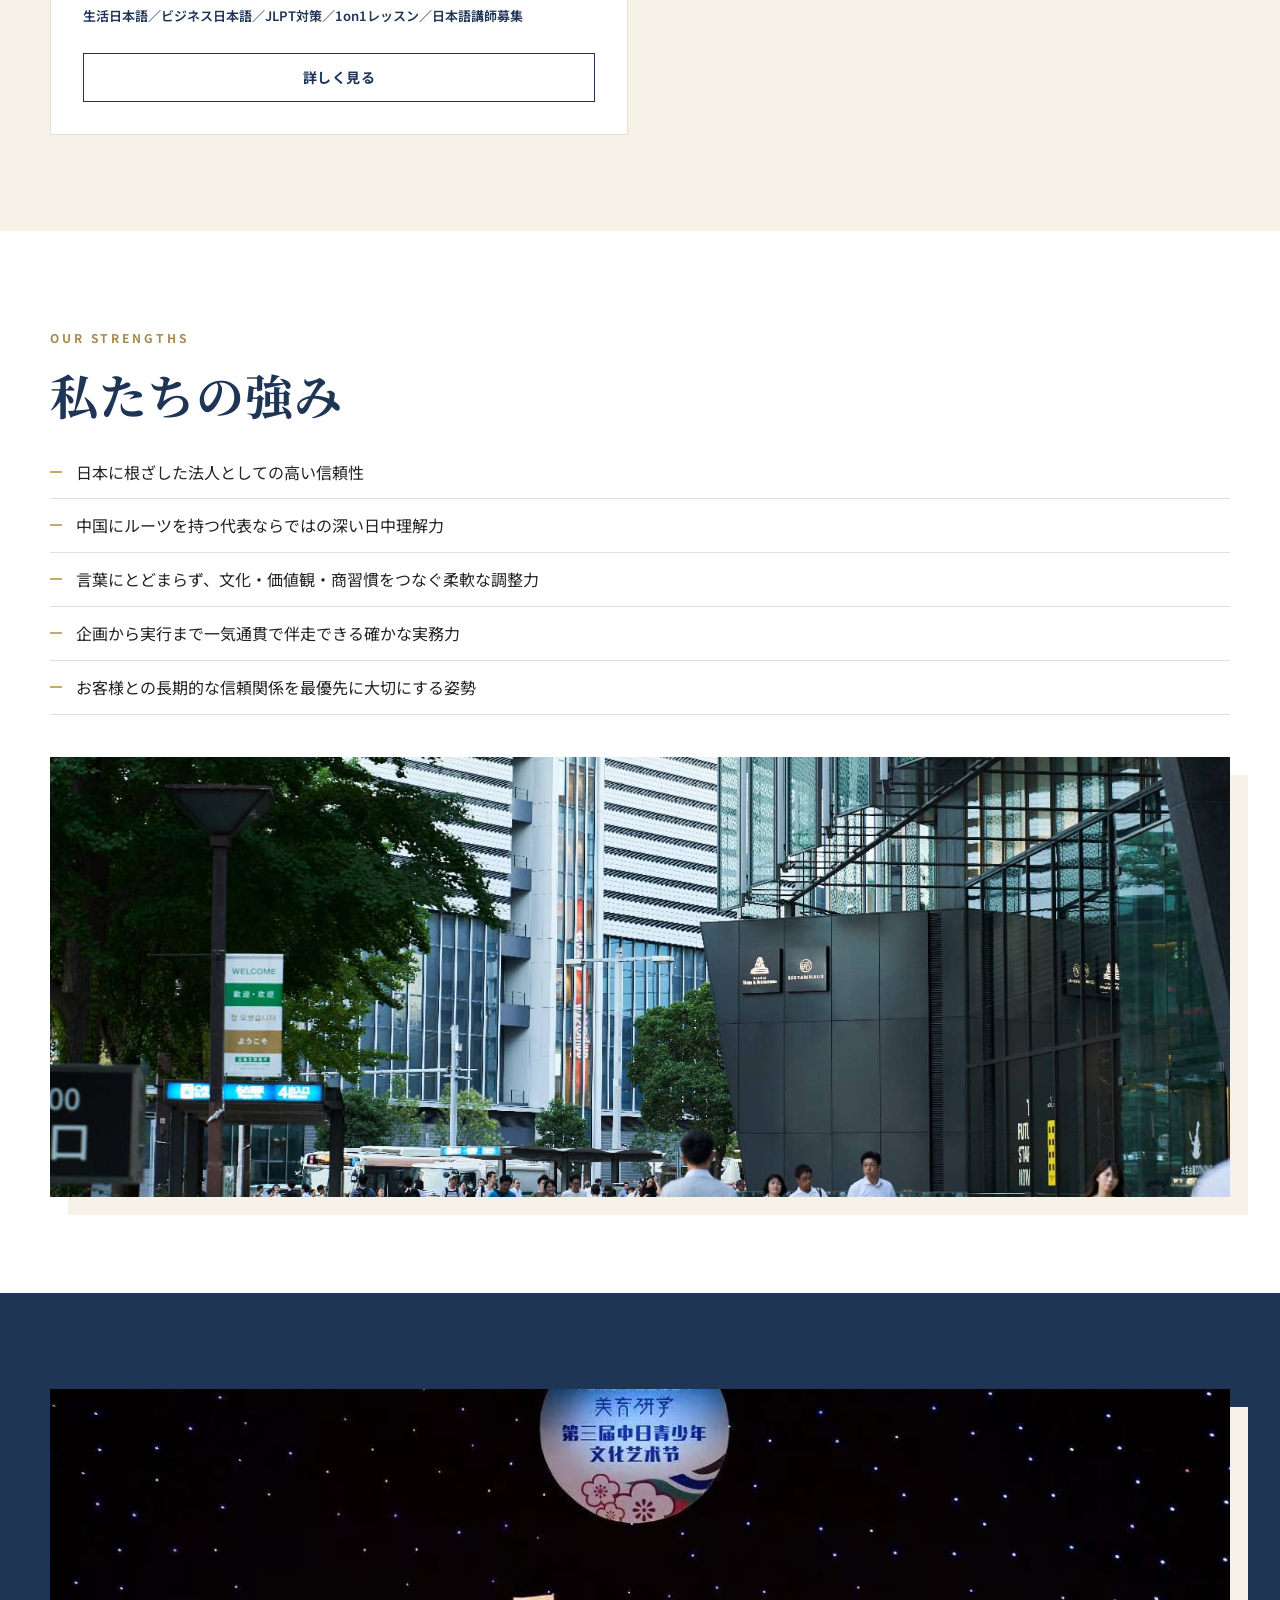
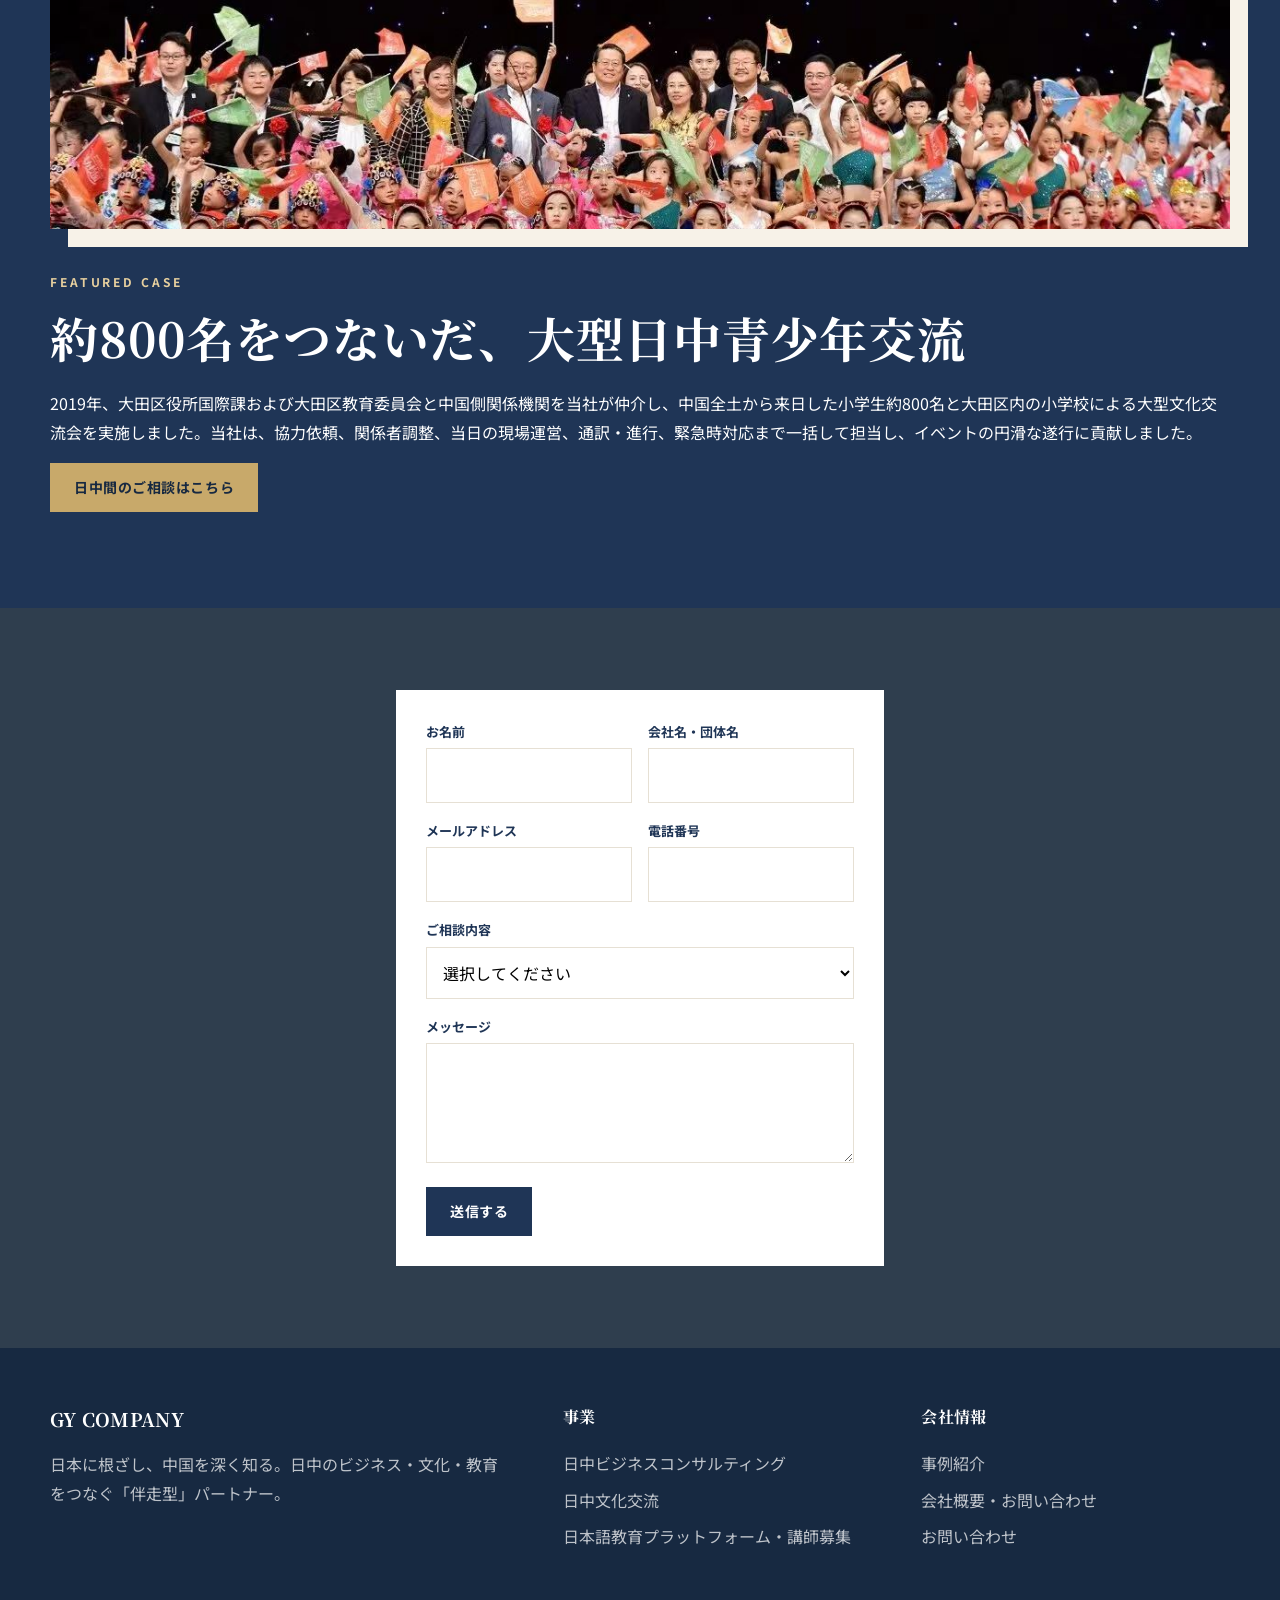
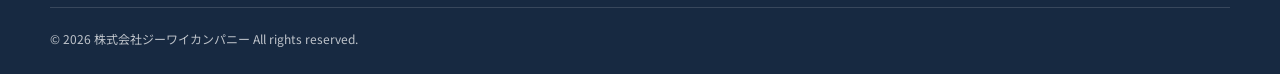
<file: homepage.html>
<!doctype html>
<html lang="ja">
<head>
  <meta charset="utf-8"><meta name="viewport" content="width=device-width,initial-scale=1">
  <meta name="description" content="株式会社ジーワイカンパニーは、日中間のビジネス、文化交流、日本語教育を企画から実行まで支援します。">
  <meta name="theme-color" content="#1f3556"><title>GY COMPANY | 日中間のビジネス・文化・教育をつなぐ</title>
  <link rel="preconnect" href="https://fonts.googleapis.com"><link rel="preconnect" href="https://fonts.gstatic.com" crossorigin>
  <link href="https://fonts.googleapis.com/css2?family=Inter:wght@400;600;700&family=Noto+Sans+JP:wght@400;500;700&family=Noto+Sans+SC:wght@400;500;700&family=Noto+Serif+JP:wght@500;600&display=swap" rel="stylesheet">
  <link rel="stylesheet" href="assets/styles.css">
</head>
<body data-lang="ja" data-page="home">
  <div data-site-header></div>

  <main>
    <section class="hero" style="--hero-image:url('https://picsum.photos/seed/japan-china-bridge-sunset/1800/1100')"><div class="container"><div class="hero-content">
      <div class="eyebrow" data-i18n="heroEyebrow">JAPAN × CHINA · BUSINESS · CULTURE · EDUCATION</div>
      <h1 class="home-hero-title" data-i18n="heroTitle">日本に根ざし、中国を深く知る。</h1>
      <p class="hero-tagline" data-i18n="heroTagline">日中のビジネス・文化・教育をつなぐ「伴走型」パートナー。</p>
      <p class="hero-copy" data-i18n="heroText1">株式会社ジーワイカンパニーは、日本法人としての信頼性と、中国市場・中国文化への深い理解を活かし、日中間のビジネスコンサルティング、文化交流、日本語教育事業を展開しています。</p>
      <p class="hero-copy" data-i18n="heroText2">言葉や文化、商習慣の違いを越え、企画から実行にいたるまで、実務面からお客様を丁寧にサポートいたします。</p>
      <div class="btn-row"><a class="btn btn-gold" href="about.html?topic=other#contact" data-i18n="heroCta1">ご相談はこちら</a><a class="btn btn-light" href="cases.html" data-i18n="heroCta2">事例を見る</a><a class="btn btn-light" href="japanese.html#recruit" data-i18n="heroCta3">日本語講師募集</a></div>
    </div></div></section>

    <section class="section section-ivory"><div class="container"><div class="section-head center reveal"><div class="eyebrow" data-i18n="businessEyebrow">THREE CORE BUSINESSES</div><h2 class="section-title" data-i18n="businessTitle">三つの事業領域</h2><div class="gold-rule"></div></div>
      <div class="grid-3"><article class="card business-card reveal"><div class="card-number">01</div><h3 data-i18n="b1Title">日中ビジネスコンサルティング</h3><p data-i18n="b1Text">日中双方の市場進出やビジネス展開を、実務面から支援します。</p><p class="business-services" data-i18n="b1Services">市場進出支援／商談・提携支援／翻訳・通訳／商品展開／日本での起業・進出支援</p><a class="btn btn-outline" href="business.html" data-i18n="learnMore">詳しく見る</a></article><article class="card business-card reveal"><div class="card-number">02</div><h3 data-i18n="b2Title">日中文化交流</h3><p data-i18n="b2Text">相互理解と信頼関係を育てる交流プログラムを企画・運営します。</p><p class="business-services" data-i18n="b2Services">文化交流イベント／青少年交流／研修・視察／文化交流サロン／現場運営</p><a class="btn btn-outline" href="culture.html" data-i18n="learnMore">詳しく見る</a></article><article class="card business-card reveal"><div class="card-number">03</div><h3 data-i18n="b3Title">日本語教育プラットフォーム</h3><p data-i18n="b3Text">在日外国人・中国語圏学習者に向けた実用日本語教育を順次展開します。</p><p class="business-services" data-i18n="b3Services">生活日本語／ビジネス日本語／JLPT対策／1on1レッスン／日本語講師募集</p><a class="btn btn-outline" href="japanese.html" data-i18n="learnMore">詳しく見る</a></article></div>
    </div></section>

    <section class="section"><div class="container split"><div class="reveal"><div class="eyebrow" data-i18n="strengthEyebrow">OUR STRENGTHS</div><h2 class="section-title" data-i18n="strengthTitle">私たちの強み</h2><ul class="feature-list"><li data-i18n="s1">日本に根ざした法人としての高い信頼性</li><li data-i18n="s2">中国にルーツを持つ代表ならではの深い日中理解力</li><li data-i18n="s3">言葉にとどまらず、文化・価値観・商習慣をつなぐ柔軟な調整力</li><li data-i18n="s4">企画から実行まで一気通貫で伴走できる確かな実務力</li><li data-i18n="s5">お客様との長期的な信頼関係を最優先に大切にする姿勢</li></ul></div><div class="media reveal" style="background-image:url('./assets/images/homepage-1.jpg')" role="img" aria-label="Cross-cultural team"></div></div></section>

    <section class="section section-navy"><div class="container split"><div class="media reveal" style="background-image:url('./assets/images/homepage-2.jpg')" role="img" aria-label="Youth exchange"></div><div class="reveal"><div class="eyebrow" data-i18n="caseEyebrow">FEATURED CASE</div><h2 class="section-title" data-i18n="caseTitle">約800名をつないだ、大型日中青少年交流</h2><p data-i18n="caseText">2019年、大田区役所国際課および大田区教育委員会と中国側関係機関を当社が仲介し、中国全土から来日した小学生約800名と大田区内の小学校による大型文化交流会を実施しました。当社は、協力依頼、関係者調整、当日の現場運営、通訳・進行、緊急時対応まで一括して担当し、イベントの円滑な遂行に貢献しました。</p><a class="btn btn-gold" href="about.html?topic=business#contact" data-i18n="consultCta">日中間のご相談はこちら</a></div></div></section>
  </main>

  <section id="contact" class="section contact"><div class="container contact-grid"><div><div class="eyebrow" data-i18n="contactEyebrow">CONTACT</div><h2 class="section-title" data-i18n="contactTitle">まずはお気軽にご相談ください</h2><p data-i18n="contactLead">日中間のビジネス展開、文化交流、日本語教育に関するご相談は、どうぞお気軽にお問い合わせください。お客様の目的や課題を丁寧にお伺いし、最適な進め方をご提案いたします。</p><ul class="contact-list"><li><b>EMAIL</b>info@gycompany.co.jp</li><li><b>ADDRESS</b><span data-i18n="topAddress">東京都港区三田3-9-11 ランドル高輪ゲートウェイ5F</span></li></ul></div>
    <form class="contact-form" action="https://formsubmit.co/omnidesksupportcocreationsrv@gmail.com" method="POST"><input type="hidden" name="_subject" value="GY COMPANY website inquiry"><input type="hidden" name="_template" value="table"><input type="hidden" name="_captcha" value="false"><input type="hidden" name="_next" value="thanks.html"><div class="form-grid"><div class="field"><label data-i18n="formName">お名前</label><input name="name" required></div><div class="field"><label data-i18n="formCompany">会社名・団体名</label><input name="company"></div></div><div class="form-grid"><div class="field"><label data-i18n="formEmail">メールアドレス</label><input name="email" type="email" required></div><div class="field"><label data-i18n="formPhone">電話番号</label><input name="phone" type="tel"></div></div><div class="field"><label data-i18n="formTopic">ご相談内容</label><select name="topic" required><option value="" data-i18n="formTopicPlaceholder">選択してください</option><option value="Japan-China Business" data-i18n="formTopicBusiness">日中ビジネス</option><option value="Cultural Exchange" data-i18n="formTopicCulture">文化交流</option><option value="Japanese Education / Teaching Application" data-i18n="formTopicEducation">日本語教育・講師応募</option><option value="Other" data-i18n="formTopicOther">その他</option></select></div><div class="field"><label data-i18n="formMessage">メッセージ</label><textarea name="message" required></textarea></div><button class="btn btn-primary" type="submit" data-i18n="formSubmit">送信する</button></form>
  </div></section>

  <div data-site-footer></div>
  <script src="assets/components.js"></script><script src="assets/i18n/ja.js"></script><script src="assets/i18n/zh.js"></script><script src="assets/i18n/en.js"></script><script src="assets/app.js"></script>
</body></html>
</file>
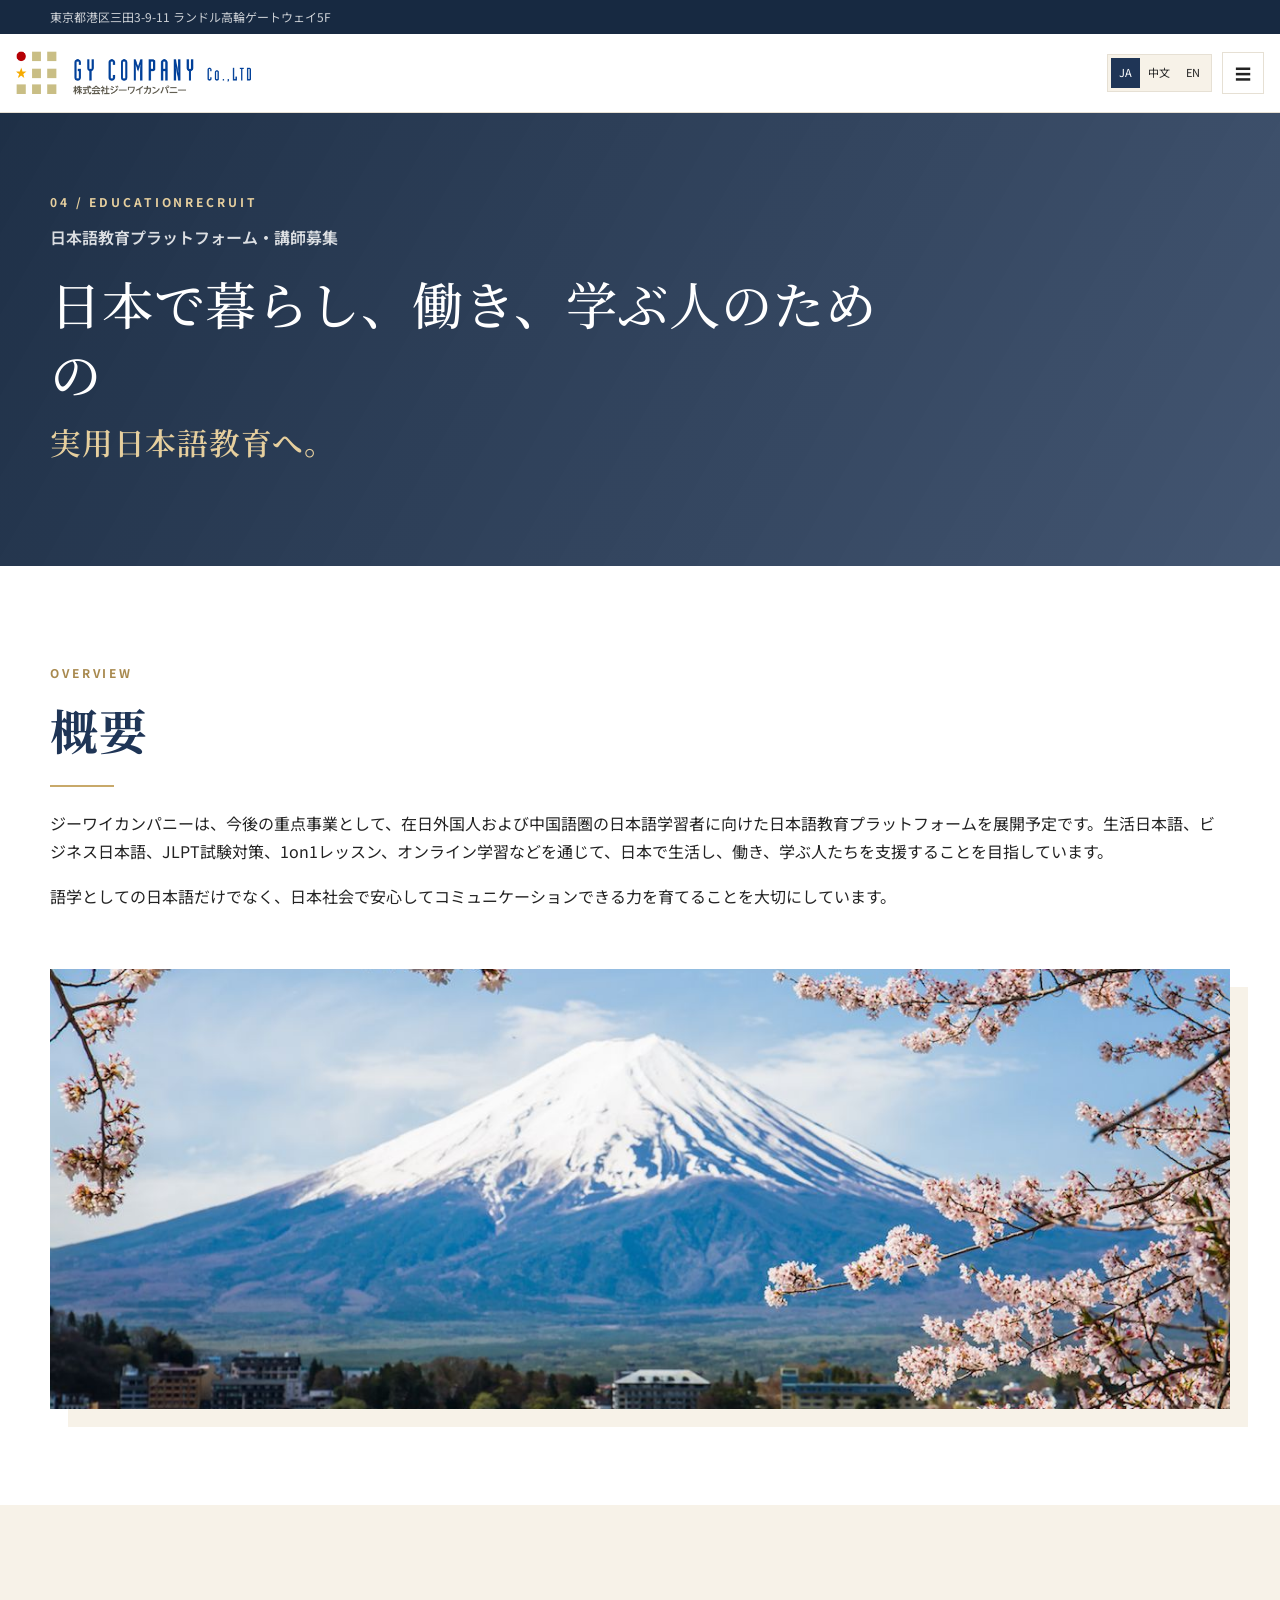
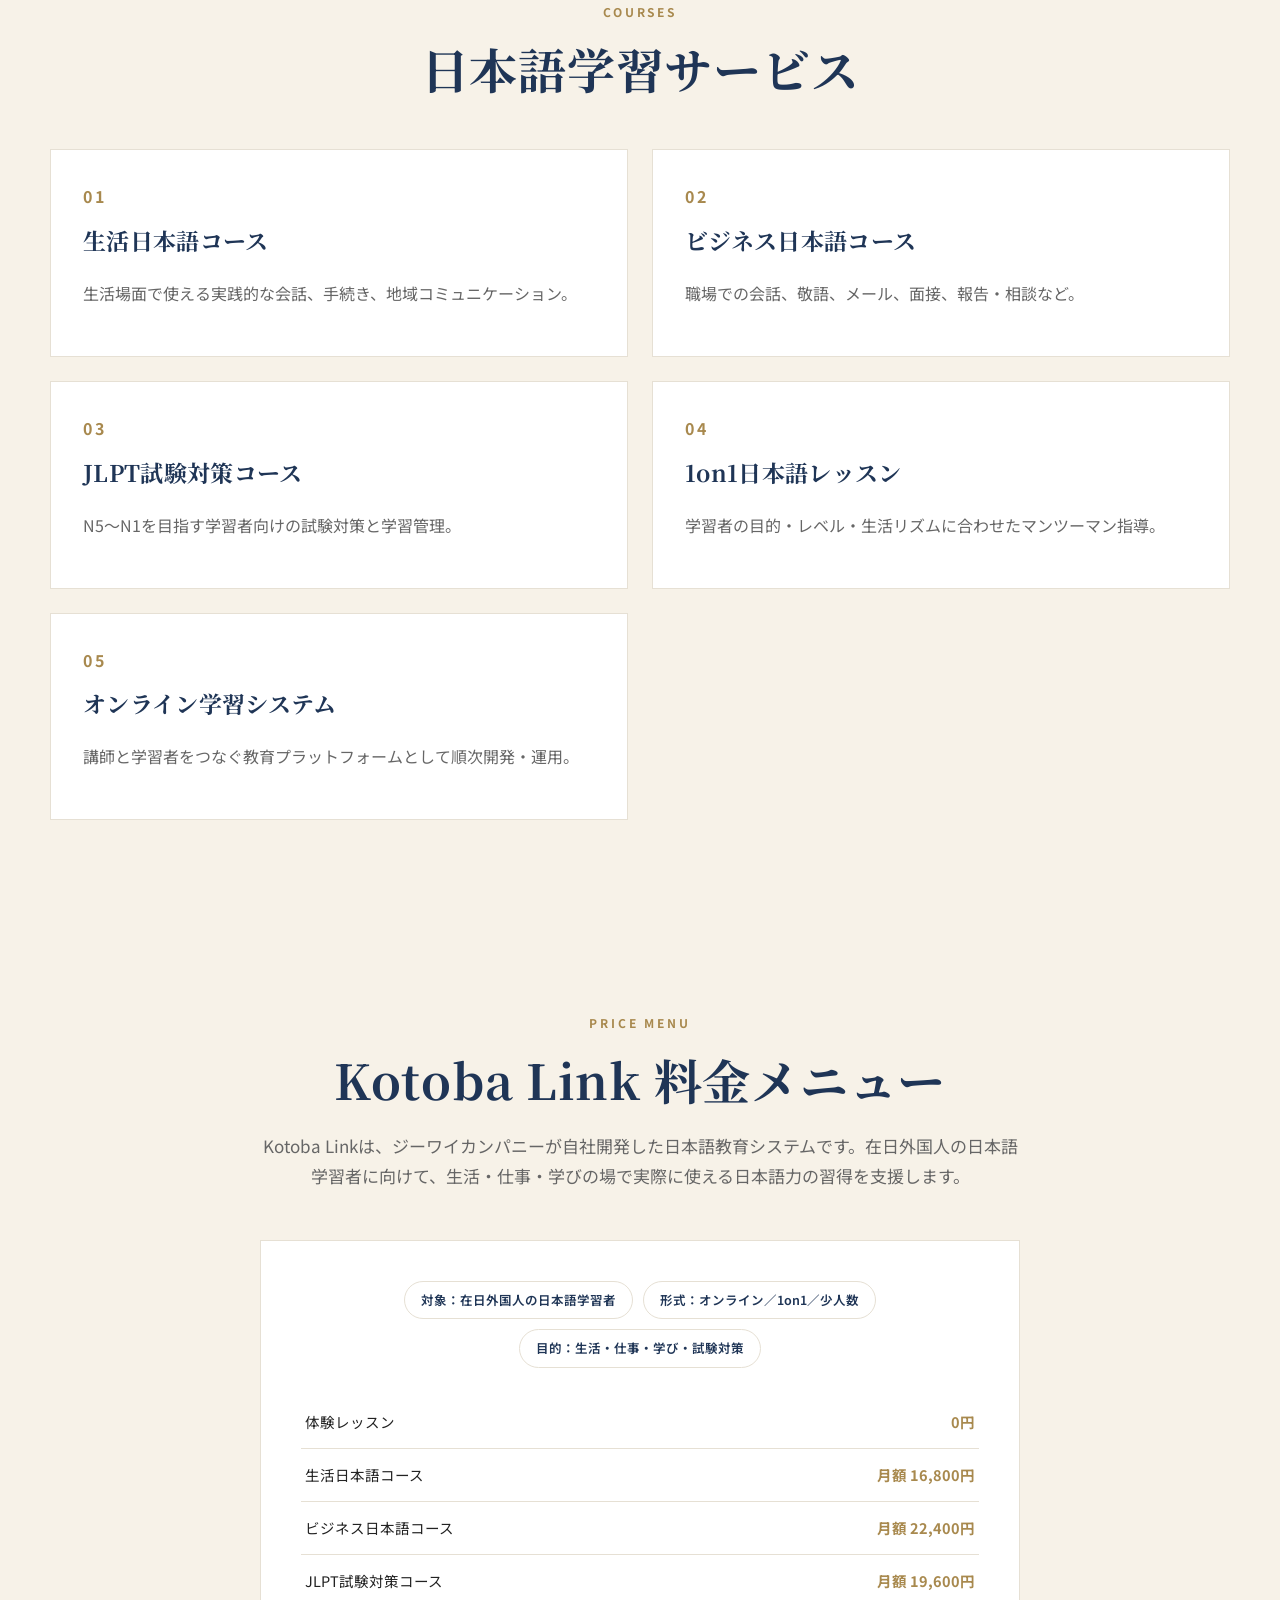
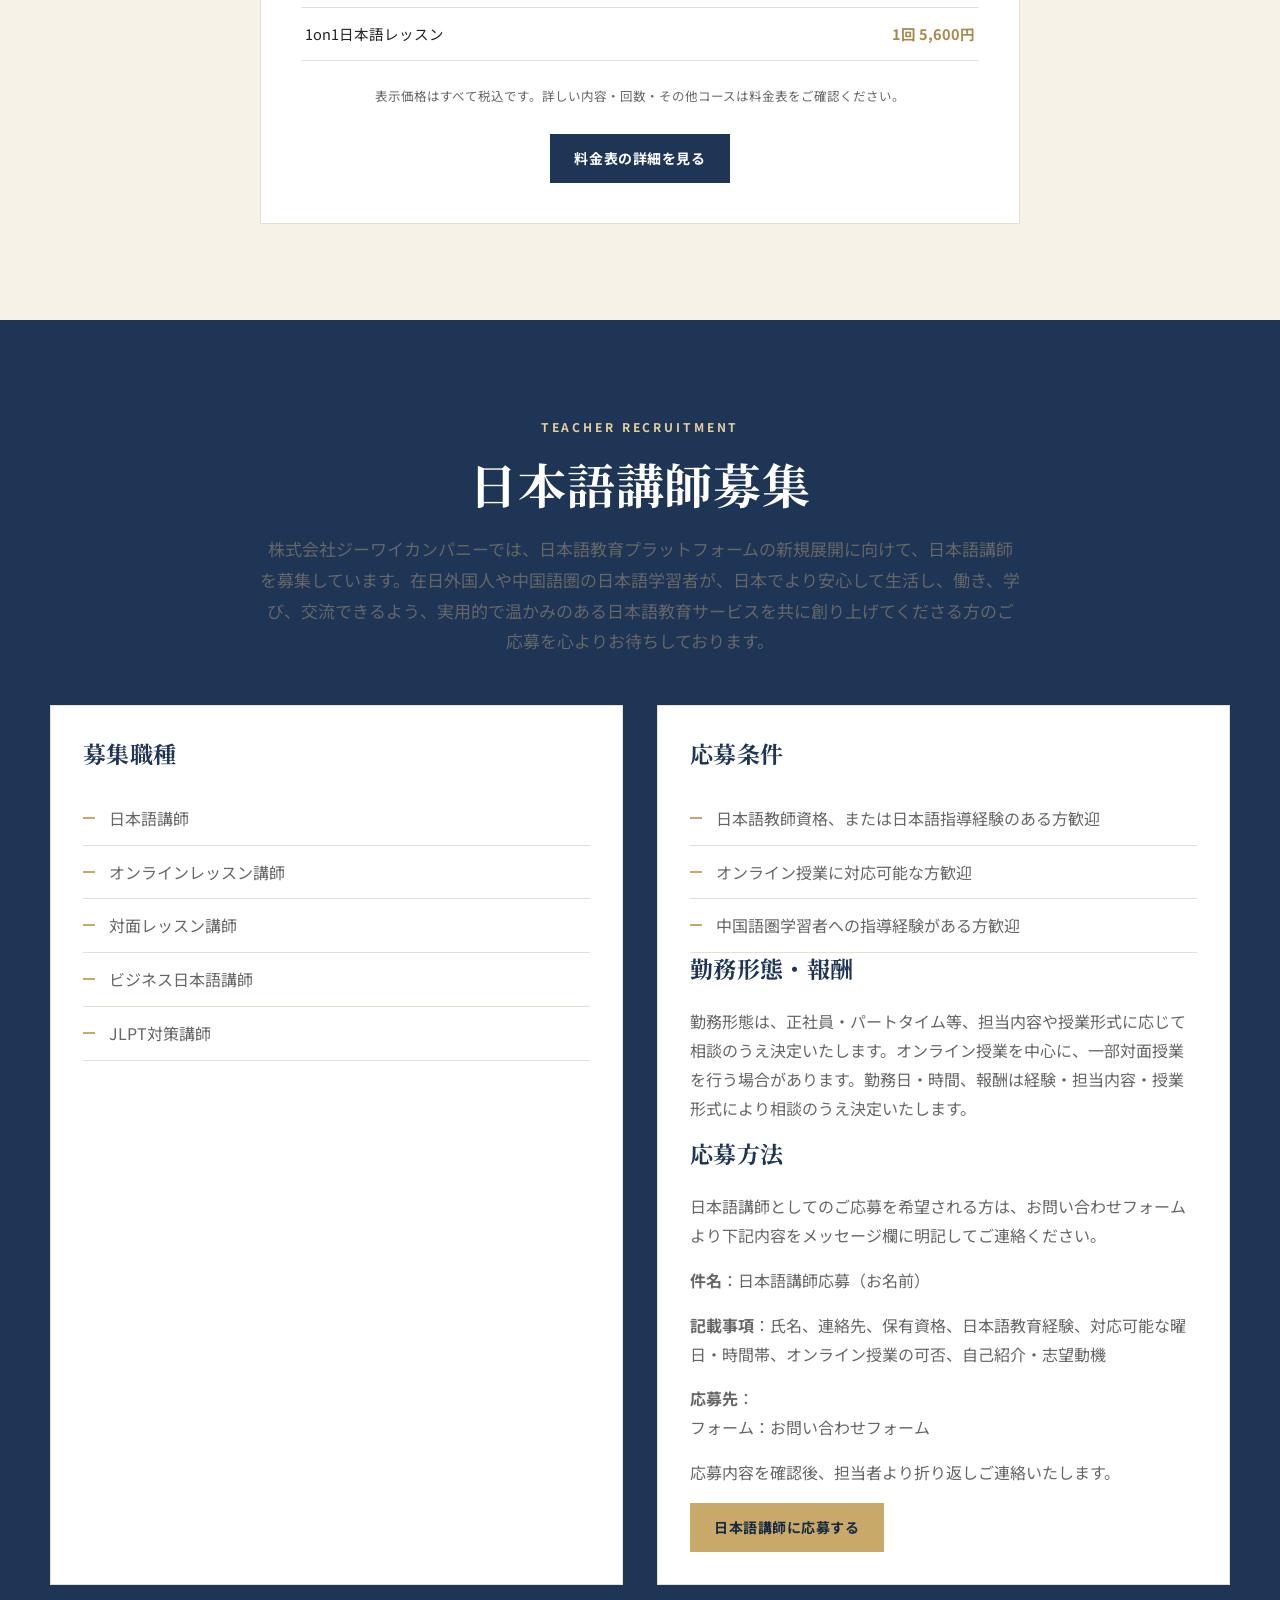
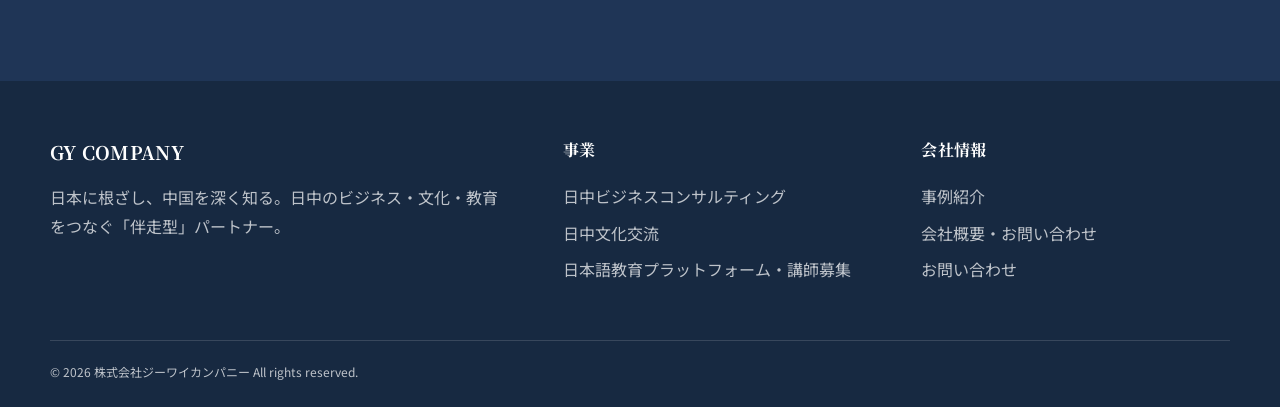
<file: japanese.html>
<!doctype html><html lang="ja"><head><meta charset="utf-8"><meta name="viewport" content="width=device-width,initial-scale=1"><meta name="description" content="在日外国人と中国語圏学習者向けの実用日本語教育。日本語講師も募集しています。"><meta name="theme-color" content="#1f3556"><title>日本語教育プラットフォーム・講師募集 | GY COMPANY</title><link rel="preconnect" href="https://fonts.googleapis.com"><link href="https://fonts.googleapis.com/css2?family=Inter:wght@400;600;700&family=Noto+Sans+JP:wght@400;500;700&family=Noto+Sans+SC:wght@400;500;700&family=Noto+Serif+JP:wght@500;600&display=swap" rel="stylesheet"><link rel="stylesheet" href="assets/styles.css"></head>
<body data-lang="ja" data-page="education"><div data-site-header></div>
<main><section class="hero page-hero" style="--hero-image:url('https://picsum.photos/seed/japanese-classroom-learning/1800/900')"><div class="container"><div class="hero-content"><div class="eyebrow" data-i18n="heroEyebrow">04 / EDUCATIONRECRUIT</div><div class="hero-section-name" data-i18n="heroSectionTitle">日本語教育プラットフォーム・講師募集</div><h1 class="page-hero-title" data-i18n="heroTitle" data-i18n-html="true">日本で暮らし、働き、学ぶ人のための<span class="page-hero-subtitle">実用日本語教育へ。</span></h1></div></div></section>
<section class="section"><div class="container split"><div class="reveal"><div class="eyebrow" data-i18n="overviewEyebrow">OVERVIEW</div><h2 class="section-title" data-i18n="overviewTitle">概要</h2><div class="gold-rule"></div><p data-i18n="overviewText">ジーワイカンパニーは、今後の重点事業として、在日外国人および中国語圏の日本語学習者に向けた日本語教育プラットフォームを展開予定です。生活日本語、ビジネス日本語、JLPT試験対策、1on1レッスン、オンライン学習などを通じて、日本で生活し、働き、学ぶ人たちを支援することを目指しています。</p><p data-i18n="overviewText2">語学としての日本語だけでなく、日本社会で安心してコミュニケーションできる力を育てることを大切にしています。</p></div><div class="media reveal" style="background-image:url('./assets/images/japanese-overview.jpg')"></div></div></section>
<section class="section section-ivory"><div class="container"><div class="section-head center"><div class="eyebrow" data-i18n="coursesEyebrow">COURSES</div><h2 class="section-title" data-i18n="coursesTitle">日本語学習サービス</h2></div><div class="grid-3"><article class="card"><div class="card-number">01</div><h3 data-i18n="course1">生活日本語コース</h3><p data-i18n="course1Text">生活場面で使える実践的な会話、手続き、地域コミュニケーション。</p></article><article class="card"><div class="card-number">02</div><h3 data-i18n="course2">ビジネス日本語コース</h3><p data-i18n="course2Text">職場での会話、敬語、メール、面接、報告・相談など。</p></article><article class="card"><div class="card-number">03</div><h3 data-i18n="course3">JLPT試験対策コース</h3><p data-i18n="course3Text">N5〜N1を目指す学習者向けの試験対策と学習管理。</p></article><article class="card card-dark"><div class="card-number">04</div><h3 data-i18n="course4">1on1日本語レッスン</h3><p data-i18n="course4Text">学習者の目的・レベル・生活リズムに合わせたマンツーマン指導。</p></article><article class="card card-dark"><div class="card-number">05</div><h3 data-i18n="course5">オンライン学習システム</h3><p data-i18n="course5Text">講師と学習者をつなぐ教育プラットフォームとして順次開発・運用。</p></article></div></div></section>
<section id="pricing" class="section section-ivory"><div class="container"><div class="section-head center"><div class="eyebrow" data-i18n="pricingEyebrow">PRICE MENU</div><h2 class="section-title" data-i18n="pricingTitle">Kotoba Link 料金メニュー</h2><p class="section-lead" data-i18n="pricingLead">Kotoba Linkは、ジーワイカンパニーが自社開発した日本語教育システムです。在日外国人の日本語学習者に向けて、生活・仕事・学びの場で実際に使える日本語力の習得を支援します。</p></div><div class="pricing-card"><div class="pricing-tags"><span data-i18n="pricingTag1">対象：在日外国人の日本語学習者</span><span data-i18n="pricingTag2">形式：オンライン／1on1／少人数</span><span data-i18n="pricingTag3">目的：生活・仕事・学び・試験対策</span></div><ul class="pricing-list"><li><span data-i18n="priceItem1Name">体験レッスン</span><b data-i18n="priceItem1Value">0円</b></li><li><span data-i18n="priceItem2Name">生活日本語コース</span><b data-i18n="priceItem2Value">月額 16,800円</b></li><li><span data-i18n="priceItem3Name">ビジネス日本語コース</span><b data-i18n="priceItem3Value">月額 22,400円</b></li><li><span data-i18n="priceItem4Name">JLPT試験対策コース</span><b data-i18n="priceItem4Value">月額 19,600円</b></li><li><span data-i18n="priceItem5Name">1on1日本語レッスン</span><b data-i18n="priceItem5Value">1回 5,600円</b></li></ul><p class="pricing-note" data-i18n="pricingNote">表示価格はすべて税込です。詳しい内容・回数・その他コースは料金表をご確認ください。</p><button type="button" class="btn btn-primary" data-i18n="pricingCta" onclick="document.getElementById('pricingDialog').showModal()">料金表の詳細を見る</button></div></div></section>
<dialog id="pricingDialog" class="pricing-dialog" onclick="if(event.target===this)this.close()"><button type="button" class="pricing-dialog-close" aria-label="閉じる" onclick="document.getElementById('pricingDialog').close()">×</button><img src="assets/images/japanese.png" alt="Kotoba Link 日本語教育サービス 料金・メニュー"></dialog>
<section id="recruit" class="section section-navy"><div class="container"><div class="section-head center"><div class="eyebrow" data-i18n="recruitEyebrow">TEACHER RECRUITMENT</div><h2 class="section-title" data-i18n="recruitTitle">日本語講師募集</h2><p class="section-lead" data-i18n="recruitLead">株式会社ジーワイカンパニーでは、日本語教育プラットフォームの新規展開に向けて、日本語講師を募集しています。在日外国人や中国語圏の日本語学習者が、日本でより安心して生活し、働き、学び、交流できるよう、実用的で温かみのある日本語教育サービスを共に創り上げてくださる方のご応募を心よりお待ちしております。</p></div><div class="grid-2"><article class="card card-dark"><h3 data-i18n="rolesTitle">募集職種</h3><ul class="check-list"><li data-i18n="role1">日本語講師</li><li data-i18n="role2">オンラインレッスン講師</li><li data-i18n="role3">対面レッスン講師</li><li data-i18n="role4">ビジネス日本語講師</li><li data-i18n="role5">JLPT対策講師</li></ul></article><article class="card"><h3 data-i18n="conditionsTitle">応募条件</h3><ul class="check-list"><li data-i18n="conditions1">日本語教師資格、または日本語指導経験のある方歓迎</li><li data-i18n="conditions2">オンライン授業に対応可能な方歓迎</li><li data-i18n="conditions3">中国語圏学習者への指導経験がある方歓迎</li></ul><h3 data-i18n="workTitle">勤務形態・報酬</h3><p data-i18n="workText">勤務形態は、正社員・パートタイム等、担当内容や授業形式に応じて相談のうえ決定いたします。オンライン授業を中心に、一部対面授業を行う場合があります。勤務日・時間、報酬は経験・担当内容・授業形式により相談のうえ決定いたします。</p><h3 data-i18n="applyTitle">応募方法</h3><p data-i18n="applyText">日本語講師としてのご応募を希望される方は、お問い合わせフォームより下記内容をメッセージ欄に明記してご連絡ください。</p><p><b data-i18n="applySubjectLabel">件名</b>：<span data-i18n="applySubject">日本語講師応募（お名前）</span></p><p><b data-i18n="applyFieldsLabel">記載事項</b>：<span data-i18n="applyFields">氏名、連絡先、保有資格、日本語教育経験、対応可能な曜日・時間帯、オンライン授業の可否、自己紹介・志望動機</span></p><p><b data-i18n="applyEmailLabel">応募先</b>：<br><span data-i18n="applyEmailPrefix">フォーム</span>：<a href="about.html?topic=education#contact">お問い合わせフォーム</a></p><p data-i18n="applyNote">応募内容を確認後、担当者より折り返しご連絡いたします。</p><a class="btn btn-gold" href="about.html?topic=education#contact" data-i18n="applyCta">日本語講師に応募する</a></article></div></div></section></main>
<div data-site-footer></div><script src="assets/components.js"></script><script src="assets/i18n/ja.js"></script><script src="assets/i18n/zh.js"></script><script src="assets/i18n/en.js"></script><script src="assets/app.js"></script></body></html>
</file>
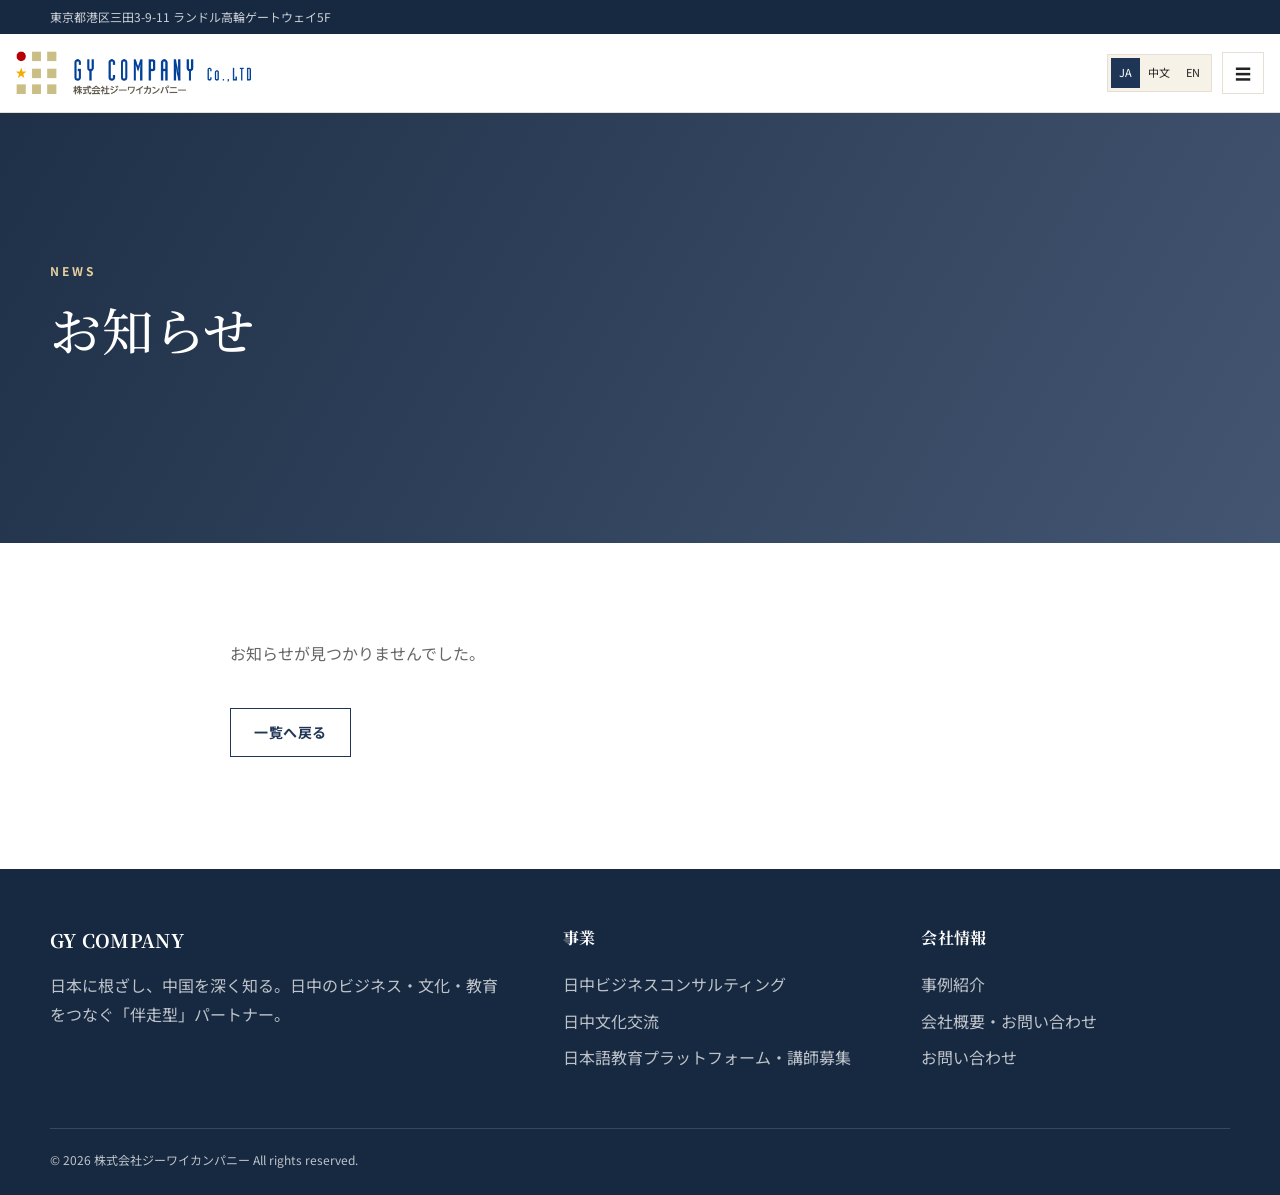
<file: news-detail.html>
<!doctype html>
<html lang="ja">
<head>
  <meta charset="utf-8">
  <meta name="viewport" content="width=device-width,initial-scale=1">
  <meta name="description" content="GY COMPANYのお知らせ詳細。">
  <meta name="theme-color" content="#1f3556">
  <title>お知らせ | GY COMPANY</title>
  <link rel="preconnect" href="https://fonts.googleapis.com">
  <link href="https://fonts.googleapis.com/css2?family=Inter:wght@400;600;700&family=Noto+Sans+JP:wght@400;500;700&family=Noto+Sans+SC:wght@400;500;700&family=Noto+Serif+JP:wght@500;600&display=swap" rel="stylesheet">
  <link rel="stylesheet" href="assets/styles.css">
</head>
<body data-lang="ja" data-page="news">
  <div data-site-header></div>
  <main>
    <section class="hero page-hero"><div class="container"><div class="hero-content">
      <div class="eyebrow" data-i18n="heroEyebrow">NEWS</div>
      <h1 data-news-detail-title>お知らせ</h1>
      <p class="lead" data-news-detail-excerpt></p>
    </div></div></section>
    <section class="section"><div class="container narrow">
      <article class="news-detail" data-news-detail>
        <p class="news-empty" data-i18n="newsLoading">お知らせを読み込んでいます。</p>
      </article>
      <p class="news-back"><a class="btn btn-outline" href="news.html" data-i18n="newsBack">一覧へ戻る</a></p>
    </div></section>
  </main>
  <div data-site-footer></div>
  <script src="assets/components.js"></script>
  <script src="assets/i18n/ja.js"></script>
  <script src="assets/i18n/zh.js"></script>
  <script src="assets/i18n/en.js"></script>
  <script src="assets/app.js"></script>
  <script src="assets/news.js"></script>
</body>
</html>
</file>
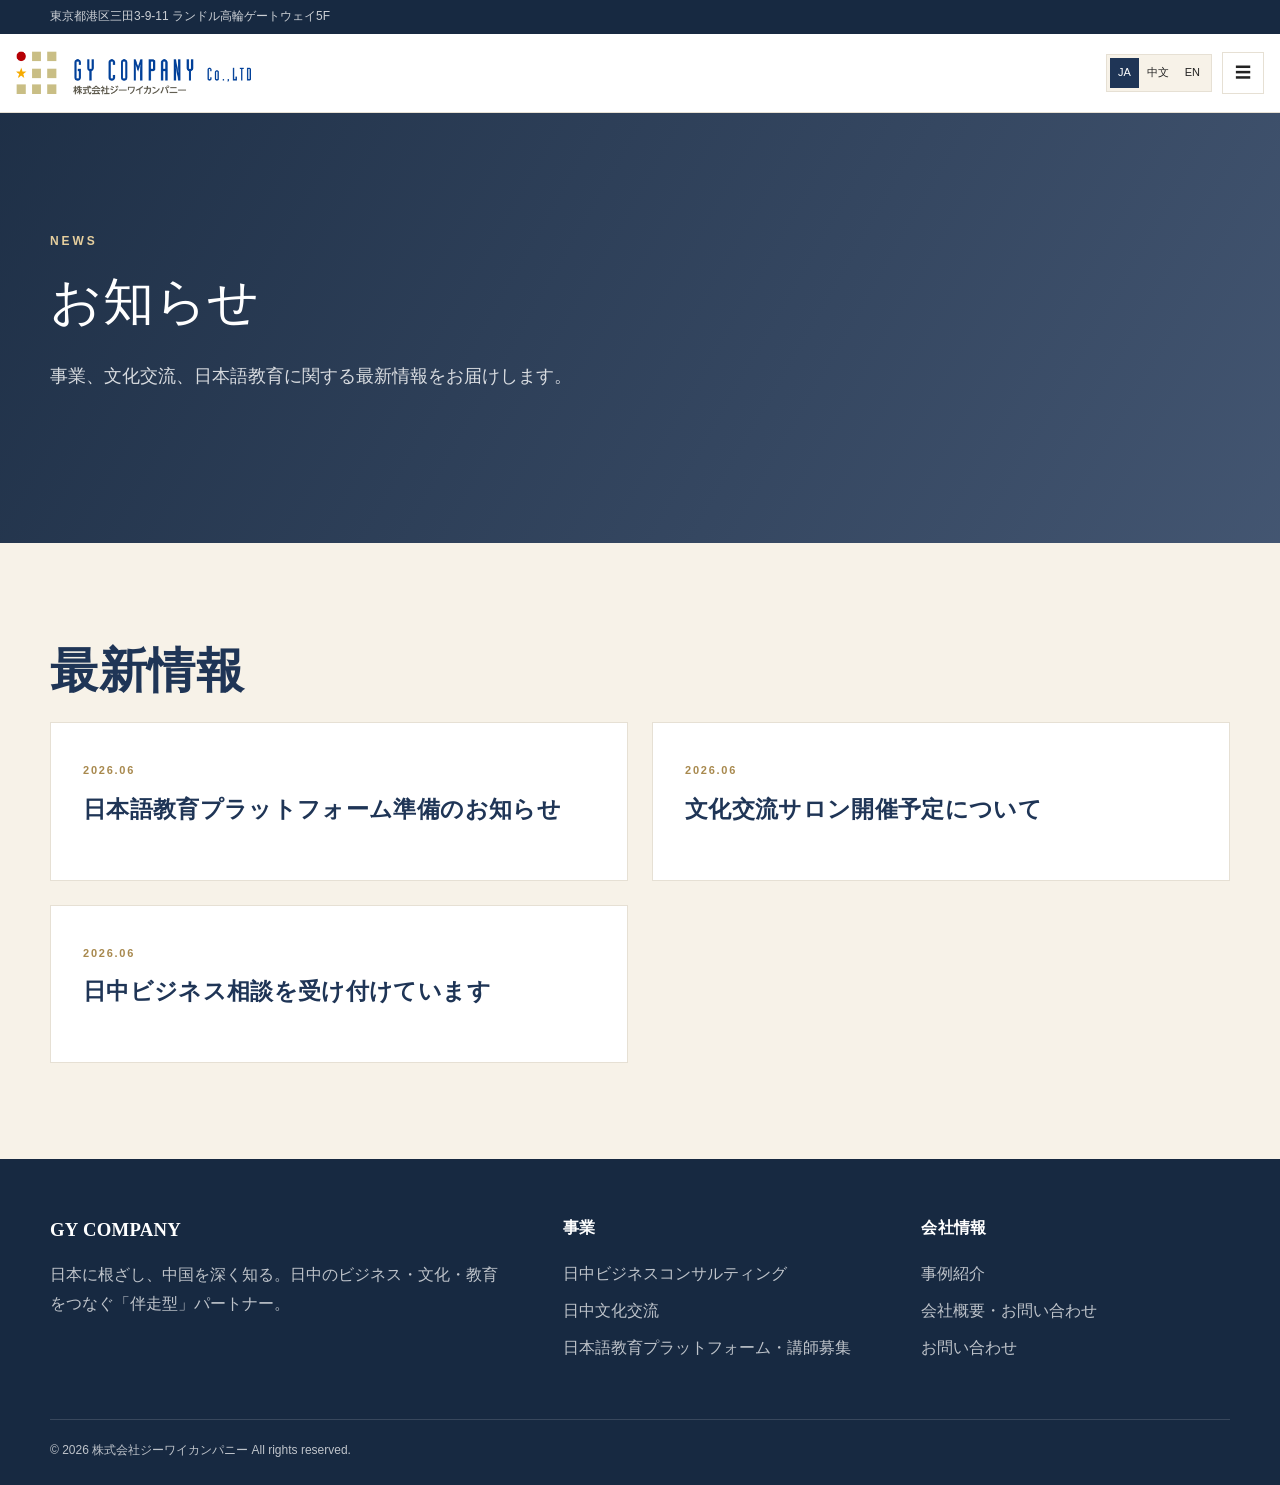
<file: news.html>
<!doctype html><html lang="ja"><head><meta charset="utf-8"><meta name="viewport" content="width=device-width,initial-scale=1"><meta name="description" content="株式会社ジーワイカンパニーからのお知らせ。"><title>お知らせ | GY COMPANY</title><link rel="stylesheet" href="assets/styles.css"></head><body data-lang="ja" data-page="news"><div data-site-header></div><main><section class="hero page-hero"><div class="container"><div class="hero-content"><div class="eyebrow" data-i18n="heroEyebrow">NEWS</div><h1 data-i18n="heroTitle">お知らせ</h1><p class="lead" data-i18n="heroLead">事業、文化交流、日本語教育に関する最新情報をお届けします。</p></div></div></section><section class="section section-ivory"><div class="container"><h2 class="section-title" data-i18n="title">最新情報</h2><div class="grid-3"><article class="card"><span class="tag">2026.06</span><h3 data-i18n="item1">日本語教育プラットフォーム準備のお知らせ</h3></article><article class="card"><span class="tag">2026.06</span><h3 data-i18n="item2">文化交流サロン開催予定について</h3></article><article class="card"><span class="tag">2026.06</span><h3 data-i18n="item3">日中ビジネス相談を受け付けています</h3></article></div></div></section></main><div data-site-footer></div><script src="assets/components.js"></script><script src="assets/i18n/ja.js"></script><script src="assets/i18n/zh.js"></script><script src="assets/i18n/en.js"></script><script src="assets/app.js"></script></body></html>
</file>
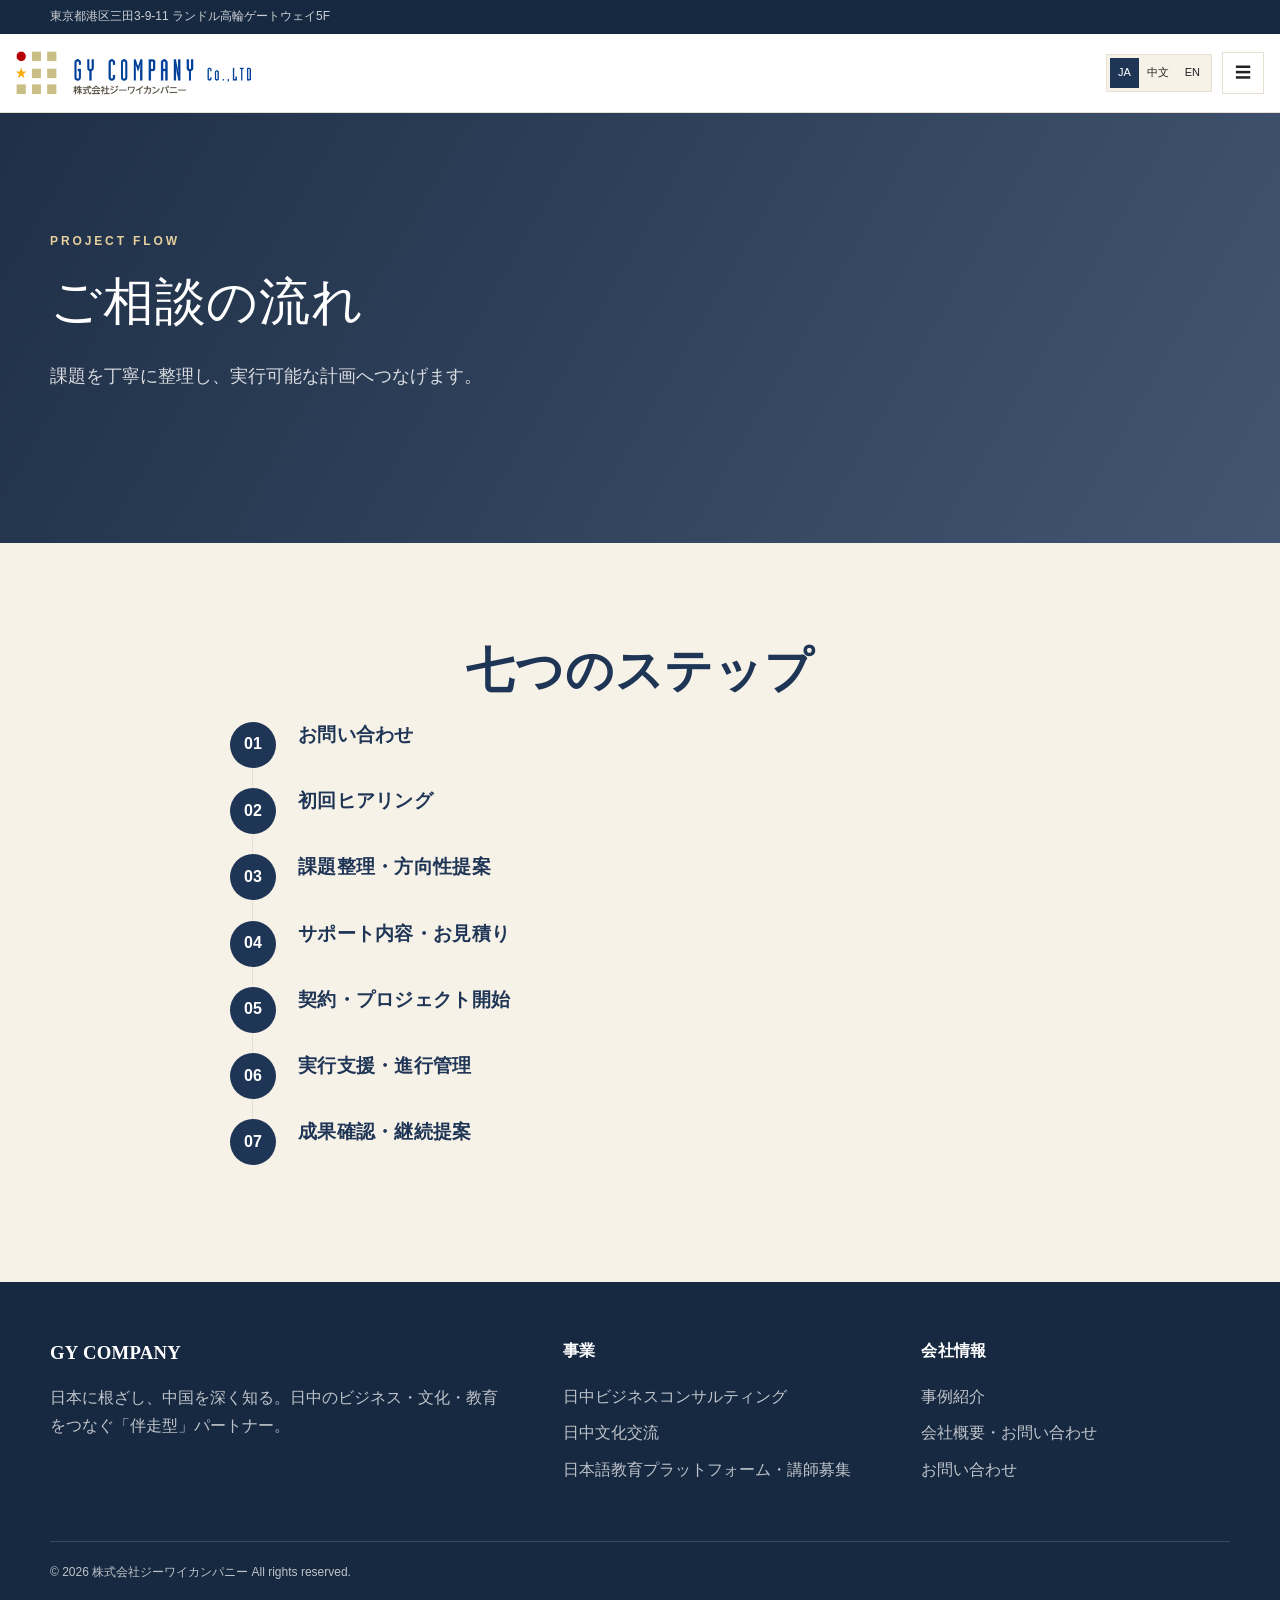
<file: process.html>
<!doctype html><html lang="ja"><head><meta charset="utf-8"><meta name="viewport" content="width=device-width,initial-scale=1"><meta name="description" content="お問い合わせから実行支援、継続提案までの流れ。"><title>ご相談の流れ | GY COMPANY</title><link rel="stylesheet" href="assets/styles.css"></head><body data-lang="ja" data-page="process"><div data-site-header></div><main><section class="hero page-hero"><div class="container"><div class="hero-content"><div class="eyebrow" data-i18n="heroEyebrow">PROJECT FLOW</div><h1 data-i18n="heroTitle">ご相談の流れ</h1><p class="lead" data-i18n="heroLead">課題を丁寧に整理し、実行可能な計画へつなげます。</p></div></div></section><section class="section section-ivory"><div class="container narrow"><h2 class="section-title center" data-i18n="title">七つのステップ</h2><div class="timeline"><div class="timeline-item"><h3 data-i18n="step1">お問い合わせ</h3></div><div class="timeline-item"><h3 data-i18n="step2">初回ヒアリング</h3></div><div class="timeline-item"><h3 data-i18n="step3">課題整理・方向性提案</h3></div><div class="timeline-item"><h3 data-i18n="step4">サポート内容・お見積り</h3></div><div class="timeline-item"><h3 data-i18n="step5">契約・プロジェクト開始</h3></div><div class="timeline-item"><h3 data-i18n="step6">実行支援・進行管理</h3></div><div class="timeline-item"><h3 data-i18n="step7">成果確認・継続提案</h3></div></div></div></section></main><div data-site-footer></div><script src="assets/components.js"></script><script src="assets/i18n/ja.js"></script><script src="assets/i18n/zh.js"></script><script src="assets/i18n/en.js"></script><script src="assets/app.js"></script></body></html>
</file>
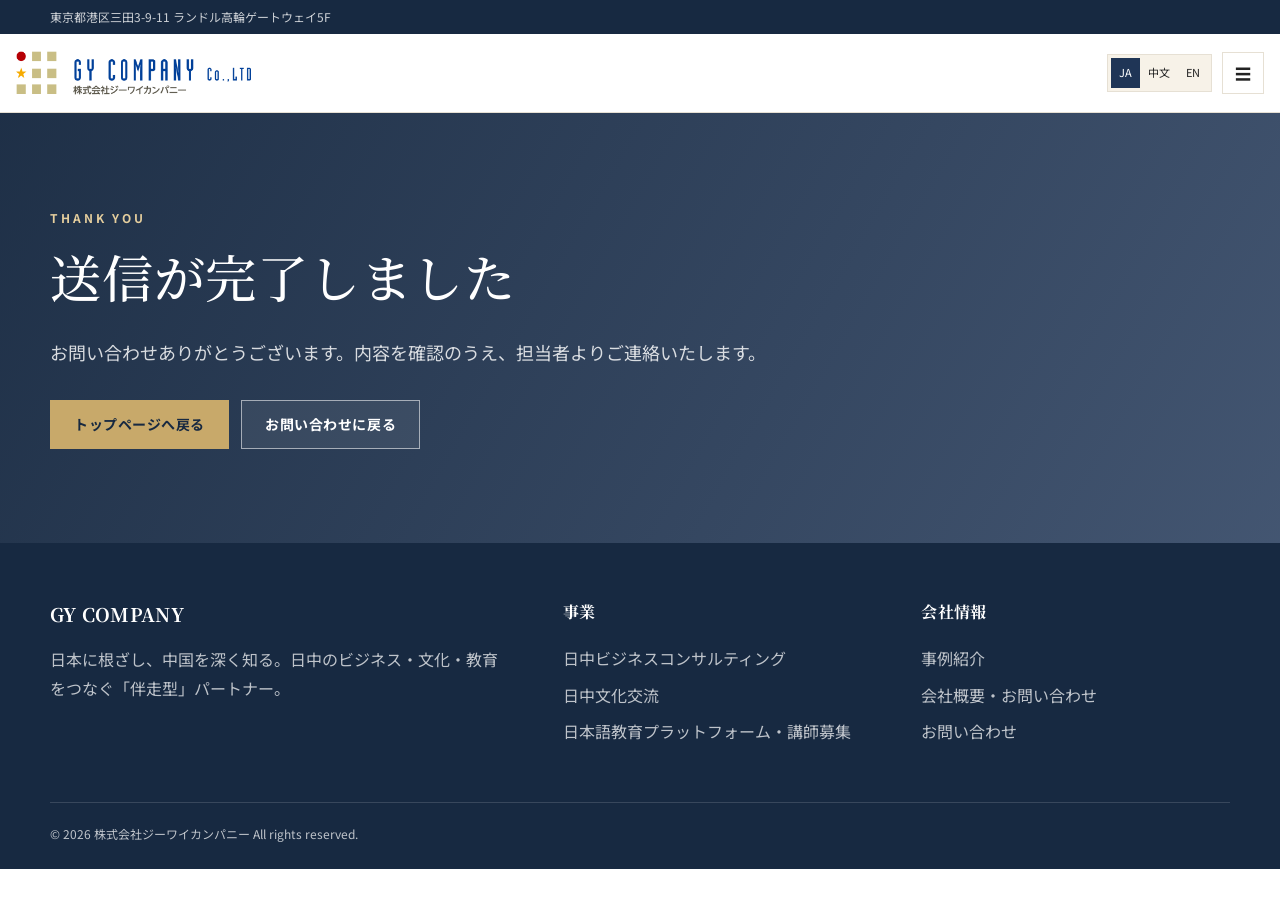
<file: thanks.html>
<!doctype html><html lang="ja"><head><meta charset="utf-8"><meta name="viewport" content="width=device-width,initial-scale=1"><meta name="description" content="お問い合わせを受け付けました。"><meta name="theme-color" content="#1f3556"><title>送信完了 | GY COMPANY</title><link rel="preconnect" href="https://fonts.googleapis.com"><link href="https://fonts.googleapis.com/css2?family=Inter:wght@400;600;700&family=Noto+Sans+JP:wght@400;500;700&family=Noto+Sans+SC:wght@400;500;700&family=Noto+Serif+JP:wght@500;600&display=swap" rel="stylesheet"><link rel="stylesheet" href="assets/styles.css"></head>
<body data-lang="ja" data-page="thanks"><div data-site-header></div>
<main><section class="hero page-hero" style="--hero-image:url('https://picsum.photos/seed/japan-china-office-thanks/1800/900')"><div class="container"><div class="hero-content"><div class="eyebrow" data-i18n="heroEyebrow">THANK YOU</div><h1 class="page-hero-title" data-i18n="heroTitle">送信が完了しました</h1><p class="lead" data-i18n="heroLead">お問い合わせありがとうございます。内容を確認のうえ、担当者よりご連絡いたします。</p><div class="btn-row"><a class="btn btn-gold" href="index.html" data-i18n="homeCta">トップページへ戻る</a><a class="btn btn-light" href="about.html#contact" data-i18n="contactCta">お問い合わせに戻る</a></div></div></div></section></main>
<div data-site-footer></div><script src="assets/components.js"></script><script src="assets/i18n/ja.js"></script><script src="assets/i18n/zh.js"></script><script src="assets/i18n/en.js"></script><script src="assets/app.js"></script></body></html>
</file>
<file: assets/styles.css>
:root {
  --c-primary: #1f3556;
  --c-primary-2: #2f3e4e;
  --c-primary-soft: #e8edf3;
  --c-gold: #c8a96a;
  --c-gold-deep: #a8894e;
  --c-ivory: #f7f2e8;
  --c-white: #fff;
  --c-text: #222;
  --c-muted: #666;
  --c-border: #e6e0d4;
  --c-success: #39745b;
  --c-error: #a23d3d;
  --font-ja: "Noto Sans JP", "Yu Gothic", sans-serif;
  --font-zh: "Noto Sans SC", "Microsoft YaHei", sans-serif;
  --font-en: Inter, system-ui, sans-serif;
  --font-serif: "Noto Serif JP", "Yu Mincho", serif;
  --container: 1180px;
  --shadow: 0 18px 50px rgba(31, 53, 86, .11);
}

* { box-sizing: border-box; }
html { scroll-behavior: smooth; }
body { margin: 0; color: var(--c-text); background: var(--c-white); font-family: var(--font-ja); line-height: 1.8; -webkit-font-smoothing: antialiased; }
body[data-lang="zh"] { font-family: var(--font-zh); }
body[data-lang="en"] { font-family: var(--font-en); }
img, svg { display: block; max-width: 100%; }
a { color: inherit; text-decoration: none; }
button, input, select, textarea { font: inherit; }
button { color: inherit; cursor: pointer; }
h1, h2, h3, h4, p { margin-top: 0; }
h1, h2, h3, h4 { font-family: var(--font-serif); line-height: 1.35; letter-spacing: .015em; }
body[data-lang="en"] h1, body[data-lang="en"] h2, body[data-lang="en"] h3 { font-family: var(--font-en); }
.container { width: min(var(--container), calc(100% - 48px)); margin-inline: auto; }
.narrow { width: min(820px, 100%); margin-inline: auto; }
.section { padding: 96px 0; }
.section-ivory { background: var(--c-ivory); }
.section-navy { background: var(--c-primary); color: #fff; }
.section-navy h2, .section-navy h3 { color: #fff; }
.eyebrow { color: var(--c-gold-deep); font-size: 12px; font-weight: 700; letter-spacing: .24em; text-transform: uppercase; margin-bottom: 14px; }
.section-navy .eyebrow, .hero .eyebrow { color: #e6cf9e; }
.section-title { margin-bottom: 18px; color: var(--c-primary); font-size: clamp(30px, 4vw, 48px); }
.section-lead { max-width: 760px; color: var(--c-muted); font-size: 17px; }
.section-head { margin-bottom: 48px; }
.center { text-align: center; }
.center .section-lead { margin-inline: auto; }
.gold-rule { width: 64px; height: 2px; margin: 22px 0; background: var(--c-gold); }
.center .gold-rule { margin-inline: auto; }

.topbar { background: #172941; color: rgba(255,255,255,.78); font-size: 12px; }
.topbar-inner { min-height: 34px; display: flex; justify-content: space-between; align-items: center; gap: 18px; }
.nav { position: sticky; top: 0; z-index: 50; border-bottom: 1px solid var(--c-border); background: rgba(255,255,255,.95); backdrop-filter: blur(14px); }
.nav .container { width: min(1720px, calc(100% - 32px)); }
.nav-inner { height: 78px; display: flex; align-items: center; justify-content: space-between; gap: 16px; }
.nav-logo { flex: 0 0 auto; }
.nav-logo img { height: 44px; width: auto; }
.nav-menu { display: flex; align-items: center; justify-content: center; gap: clamp(10px, 1vw, 18px); flex: 1 0 auto; }
.nav-menu a { position: relative; color: var(--c-primary-2); font-size: 12px; font-weight: 600; white-space: nowrap; }
.nav-menu a::after { content: ""; position: absolute; left: 0; right: 100%; bottom: -8px; height: 2px; background: var(--c-gold); transition: right .25s; }
.nav-menu a:hover::after, .nav-menu a.active::after { right: 0; }
.nav-actions { display: flex; align-items: center; gap: 10px; flex: 0 0 auto; }
.nav-actions .btn, .lang-switch { flex: 0 0 auto; white-space: nowrap; }
.nav-cta { min-width: max-content; }
.lang-switch { display: flex; padding: 3px; border: 1px solid var(--c-border); background: var(--c-ivory); }
.lang-switch button { border: 0; background: transparent; padding: 5px 8px; font-size: 11px; }
.lang-switch button.active { color: #fff; background: var(--c-primary); }
.mobile-toggle { display: none; width: 42px; height: 42px; border: 1px solid var(--c-border); background: #fff; place-items: center; }

.btn { display: inline-flex; align-items: center; justify-content: center; gap: 10px; min-height: 48px; padding: 11px 23px; border: 1px solid transparent; font-weight: 700; font-size: 14px; letter-spacing: .04em; transition: .22s ease; }
.btn:hover { transform: translateY(-2px); }
.btn-primary { background: var(--c-primary); color: #fff; }
.btn-primary:hover { background: var(--c-primary-2); box-shadow: var(--shadow); }
.btn-gold { background: var(--c-gold); color: #172941; }
.btn-gold:hover { background: #d4b87c; }
.btn-outline { border-color: currentColor; color: var(--c-primary); background: transparent; }
.btn-light { border-color: rgba(255,255,255,.55); color: #fff; background: rgba(255,255,255,.07); }
.btn-row { display: flex; flex-wrap: wrap; gap: 12px; }

.hero { position: relative; min-height: 650px; display: grid; align-items: center; overflow: hidden; color: #fff; background: linear-gradient(120deg, rgba(23,41,65,.97), rgba(31,53,86,.84)), var(--hero-image, none) center/cover; }
.hero::after { content: ""; position: absolute; inset: 0; opacity: .12; background-image: linear-gradient(90deg, transparent 49.5%, #fff 50%, transparent 50.5%), linear-gradient(transparent 49.5%, #fff 50%, transparent 50.5%); background-size: 90px 90px; }
.hero-content { position: relative; z-index: 1; max-width: 850px; padding: 110px 0; }
.hero h1 { color: #fff; font-size: clamp(43px, 6vw, 76px); margin-bottom: 24px; font-weight: 500; }
.hero .home-hero-title { color: #fff; font-size: clamp(34px, 4vw, 52px); font-weight: 500; line-height: 1.35; }
.hero .lead { max-width: 720px; margin-bottom: 32px; color: rgba(255,255,255,.82); font-size: 18px; }
.hero-tagline { max-width: 820px; margin-bottom: 22px; color: #e6cf9e; font-family: var(--font-serif); font-size: clamp(22px, 2.4vw, 34px); font-weight: 600; line-height: 1.45; }
.hero-copy { max-width: 820px; margin-bottom: 10px; color: rgba(255,255,255,.84); font-size: 16px; }
.hero-copy + .btn-row { margin-top: 28px; }
.page-hero { min-height: 430px; }
.page-hero .hero-content { padding: 78px 0; }
.page-hero h1 { color: #fff; font-size: clamp(34px, 4vw, 52px); font-weight: 500; line-height: 1.35; }
.page-hero-subtitle { display: block; margin-top: 12px; color: #e6cf9e; font-size: clamp(22px, 2.4vw, 34px); font-weight: 600; line-height: 1.45; }
.hero-section-name { margin: -4px 0 18px; color: rgba(255,255,255,.84); font-size: 16px; font-weight: 600; }

.grid-2 { display: grid; grid-template-columns: repeat(2, minmax(0,1fr)); gap: 34px; }
.grid-3 { display: grid; grid-template-columns: repeat(3, minmax(0,1fr)); gap: 24px; }
.grid-4 { display: grid; grid-template-columns: repeat(4, minmax(0,1fr)); gap: 20px; }
.card { padding: 32px; border: 1px solid var(--c-border); background: #fff; }
.card h3 { color: var(--c-primary); font-size: 23px; }
.card p { color: var(--c-muted); }
.card-number { color: var(--c-gold-deep); font-weight: 700; letter-spacing: .16em; margin-bottom: 14px; }
.card-dark { background: var(--c-primary-2); border-color: var(--c-primary-2); color: #fff; }
.card-dark h3 { color: #fff; }
.card-dark p { color: rgba(255,255,255,.72); }
body[data-page="education"] .card { background: #fff; border-color: var(--c-border); color: var(--c-text); }
body[data-page="education"] .card h3 { color: var(--c-primary); }
body[data-page="education"] .card p, body[data-page="education"] .card .check-list li { color: var(--c-muted); }
.business-card { display: flex; flex-direction: column; }
.business-card .business-services { flex: 1; margin: 4px 0 24px; padding-top: 15px; border-top: 1px solid var(--c-border); color: var(--c-primary); font-size: 13px; font-weight: 600; line-height: 1.9; }
.business-card.card-dark .business-services { border-color: rgba(255,255,255,.18); color: #e6cf9e; }
.feature-list, .check-list { list-style: none; padding: 0; margin: 0; }
.feature-list li, .check-list li { position: relative; padding: 12px 0 12px 26px; border-bottom: 1px solid var(--c-border); }
.feature-list li::before, .check-list li::before { content: ""; position: absolute; left: 0; top: 25px; width: 12px; height: 2px; background: var(--c-gold); }
.support-list { padding: 8px 16px !important; }
.support-list li { padding: 14px 16px 14px 38px; }
.support-list li::before { left: 14px; top: 27px; }
.media { min-height: 440px; background: var(--c-primary-soft) center/cover; box-shadow: 18px 18px 0 var(--c-ivory); }
.split { display: grid; grid-template-columns: 1fr 1fr; gap: 70px; align-items: center; }
.stat-row { display: grid; grid-template-columns: repeat(4,1fr); border: 1px solid rgba(255,255,255,.22); }
.stat { padding: 28px 18px; text-align: center; border-right: 1px solid rgba(255,255,255,.22); }
.stat:last-child { border-right: 0; }
.stat strong { display: block; color: #e6cf9e; font-family: var(--font-serif); font-size: 42px; }
.timeline { counter-reset: step; }
.timeline-item { position: relative; padding: 0 0 36px 68px; }
.timeline-item::before { counter-increment: step; content: counter(step, decimal-leading-zero); position: absolute; left: 0; top: 0; width: 46px; height: 46px; display: grid; place-items: center; border-radius: 50%; color: #fff; background: var(--c-primary); font-weight: 700; }
.timeline-item::after { content: ""; position: absolute; left: 22px; top: 46px; bottom: 0; width: 1px; background: var(--c-border); }
.timeline-item:last-child::after { display: none; }
.timeline-item h3 { margin-bottom: 5px; color: var(--c-primary); }
.timeline-item p { color: var(--c-muted); }
.case-card { overflow: hidden; border: 1px solid var(--c-border); background: #fff; }
.case-image { aspect-ratio: 16/10; background: var(--c-primary-soft) center/cover; }
.case-body { padding: 28px; }
.case-body h3 { color: var(--c-primary); }
.tag { display: inline-block; margin-bottom: 13px; color: var(--c-gold-deep); font-size: 11px; font-weight: 700; letter-spacing: .16em; text-transform: uppercase; }

.case-features { display: flex; flex-direction: column; gap: 0; }
.case-feature { padding: 64px 0; }
.case-feature + .case-feature { border-top: 1px solid var(--c-border); }
.case-feature-title { margin: 6px 0 18px; color: var(--c-primary); font-size: clamp(28px, 3.2vw, 40px); line-height: 1.4; }
.case-feature-text > p { color: var(--c-muted); }
.case-feature-icons { display: grid; grid-template-columns: repeat(auto-fit, minmax(18px, 1fr)); gap: 28px 20px; margin-top: 34px; }
.case-feature-icon-item { text-align: center; }
.case-feature-icon-item .icon { width: 36px; height: 36px; margin: 0 auto 14px; color: var(--c-gold-deep); }
.case-feature-icon-item span { display: block; margin: 0 auto 12px; color: var(--c-primary); font-size: 13.5px; font-weight: 600; line-height: 1.6; }
.case-feature-icon-item::after { content: ""; display: block; width: 26px; height: 2px; margin: 0 auto; background: var(--c-gold); }
.case-feature-single { display: flex; align-items: center; gap: 20px; margin-top: 34px; }
.icon-circle { flex: 0 0 auto; width: 62px; height: 62px; display: grid; place-items: center; border: 1.5px solid var(--c-gold-deep); border-radius: 50%; }
.icon-circle .icon { width: 26px; height: 26px; margin: 0; color: var(--c-gold-deep); }
.case-feature-single p { margin: 0; color: var(--c-primary); font-size: 14.5px; font-weight: 600; line-height: 1.8; white-space: pre-line; }
.case-feature-media { position: relative; }
.case-feature-media-main { aspect-ratio: 4/3; background: var(--c-primary-soft) center/cover; box-shadow: var(--shadow); }
.case-feature-media-overlap { position: absolute; right: -26px; bottom: -34px; width: 54%; aspect-ratio: 4/3; background: var(--c-primary-soft) center/cover; border: 6px solid #fff; box-shadow: 0 20px 45px rgba(23,41,65,.25); }
.case-feature-media-grid { margin-top: 16px; display: grid; grid-template-columns: repeat(3, 1fr); gap: 16px; }
.case-feature-media-grid figure { margin: 0; }
.case-feature-media-grid .thumb { aspect-ratio: 4/3; background: var(--c-primary-soft) center/cover; }
.case-feature-media-grid figcaption { margin-top: 9px; padding: 0 2px; color: var(--c-primary); font-size: 10px; font-weight: 600; letter-spacing: -.01em; text-align: center; white-space: nowrap; overflow: hidden; text-overflow: ellipsis; }
.case-feature-quote { display: flex; align-items: center; gap: 26px; margin-top: 56px; }
.case-feature-quote .rule { flex: 1; height: 2px; background: var(--c-gold); opacity: .55; }
.case-feature-quote p { margin: 0; color: var(--c-gold); font-family: var(--font-serif); font-size: clamp(17px, 2vw, 21px); text-align: center; white-space: nowrap; }
@media (max-width: 1480px) {
  .case-feature-media-overlap { right: -12px; bottom: -22px; width: 50%; }
}
@media (max-width: 680px) {
  .case-feature { padding: 46px 0; }
  .case-feature-media-overlap { position: static; width: 100%; margin-top: 14px; border-width: 4px; }
  .case-feature-media-grid { grid-template-columns: repeat(3, 1fr); gap: 10px; }
  .case-feature-quote { flex-direction: column; gap: 14px; }
  .case-feature-quote .rule { width: 40px; height: 2px; }
  .case-feature-quote p { white-space: normal; }
}
.quote { padding: 38px; border-left: 3px solid var(--c-gold); background: var(--c-ivory); font-family: var(--font-serif); font-size: 20px; }

.message-section { position: relative; overflow: hidden; }
.message-split { align-items: stretch; }
.message-media { border-radius: 14px; overflow: hidden; box-shadow: var(--shadow); }
.message-media img { display: block; width: 100%; height: 100%; aspect-ratio: 4/5; object-fit: cover; }
.message-copy { display: flex; flex-direction: column; }
.message-section .section-title { font-size: clamp(24px, 2.6vw, 32px); margin-bottom: 12px; }
.message-quote { margin: 14px 0 18px; padding: 16px 20px; border-left: 3px solid var(--c-gold); background: var(--c-ivory); color: var(--c-primary); font-family: var(--font-serif); font-size: clamp(14.5px, 1.4vw, 16px); font-weight: 600; line-height: 1.55; white-space: pre-line; }
.message-section p { font-size: 13.5px; line-height: 1.75; }
.message-signature { display: flex; align-items: baseline; flex-wrap: wrap; gap: 12px; margin-top: 16px; padding-top: 14px; border-top: 1px solid var(--c-border); }
.message-signature .sig-org { color: var(--c-primary); font-size: 13px; letter-spacing: .04em; white-space: nowrap; }
.message-signature .sig-name { color: var(--c-primary); font-family: var(--font-serif); font-size: 20px; font-weight: 600; white-space: nowrap; }
.message-section .btn { margin-top: 14px; min-height: 38px; padding: 8px 18px; gap: 6px; font-size: 12.5px; align-self: flex-start; }
.btn-pill { border-radius: 999px; }
.message-watermark { margin-top: auto; padding-top: 14px; color: var(--c-primary); font-family: var(--font-serif); font-size: clamp(46px, 6vw, 76px); font-weight: 700; letter-spacing: .05em; line-height: 1; white-space: nowrap; overflow: hidden; user-select: none; text-align: right; }
@media (max-width: 1480px) {
  .message-media img { aspect-ratio: 16/11; }
}
@media (max-width: 680px) {
  .message-split { align-items: start; }
  .message-watermark { font-size: clamp(34px, 12vw, 52px); margin-top: 18px; }
}
.pricing-card { max-width: 760px; margin: 0 auto; padding: 40px; border: 1px solid var(--c-border); background: #fff; text-align: center; }
.pricing-tags { display: flex; flex-wrap: wrap; justify-content: center; gap: 10px; margin-bottom: 28px; }
.pricing-tags span { padding: 7px 16px; border: 1px solid var(--c-border); border-radius: 999px; color: var(--c-primary); font-size: 12.5px; font-weight: 600; }
.pricing-list { list-style: none; margin: 0 0 24px; padding: 0; text-align: left; }
.pricing-list li { display: flex; align-items: center; justify-content: space-between; gap: 16px; padding: 13px 4px; border-bottom: 1px solid var(--c-border); }
.pricing-list li span { color: var(--c-text); font-size: 14.5px; }
.pricing-list li b { color: var(--c-gold-deep); font-size: 14.5px; white-space: nowrap; }
.pricing-note { margin-bottom: 26px; color: var(--c-muted); font-size: 12.5px; }
.pricing-dialog { width: min(920px, 92vw); max-height: 90vh; padding: 0; border: 0; background: transparent; overflow: visible; }
.pricing-dialog::backdrop { background: rgba(23, 41, 65, .72); }
.pricing-dialog img { width: 100%; max-height: 86vh; object-fit: contain; background: #fff; }
.pricing-dialog-close { position: absolute; top: -18px; right: -18px; width: 38px; height: 38px; border: 0; border-radius: 50%; background: #fff; box-shadow: var(--shadow); color: var(--c-primary); font-size: 20px; line-height: 1; cursor: pointer; }
@media (max-width: 680px) {
  .pricing-card { padding: 26px 20px; }
  .pricing-dialog-close { top: -14px; right: 0; }
}
.profile-table { width: 100%; border-collapse: collapse; }
.profile-table th, .profile-table td { padding: 17px 20px; border-bottom: 1px solid var(--c-border); text-align: left; vertical-align: top; }
.profile-table th { width: 190px; color: var(--c-primary); background: var(--c-ivory); }

.contact { background: var(--c-primary-2); color: #fff; }
.contact-grid { display: grid; grid-template-columns: .9fr 1.1fr; gap: 65px; }
.contact h2 { color: #fff; }
.contact-list { list-style: none; padding: 0; }
.contact-list li { padding: 10px 0; border-bottom: 1px solid rgba(255,255,255,.15); }
.contact-list b { display: inline-block; width: 90px; color: #e6cf9e; }
.contact-form { padding: 30px; background: #fff; color: var(--c-text); }
.contact-panel { display: flex; flex-direction: column; align-items: flex-start; justify-content: center; min-height: 260px; padding: 34px; border: 1px solid rgba(255,255,255,.18); background: rgba(255,255,255,.08); }
.contact-panel p { max-width: 560px; color: rgba(255,255,255,.82); font-size: 17px; }
body[data-page="home"] .contact { padding: 82px 0; }
body[data-page="home"] .contact-grid { display: flex; justify-content: center; }
body[data-page="home"] .contact-grid > div:first-child,
body[data-page="home"] .contact-panel p { display: none; }
body[data-page="home"] .contact-panel { min-height: 0; padding: 0; border: 0; background: transparent; align-items: center; }
body[data-page="home"] .contact-panel .btn { min-height: 66px; padding: 18px 46px; font-size: 17px; }
.form-grid { display: grid; grid-template-columns: 1fr 1fr; gap: 16px; }
.field { margin-bottom: 16px; }
.field label { display: block; margin-bottom: 5px; color: var(--c-primary); font-size: 13px; font-weight: 700; }
.field input, .field select, .field textarea { width: 100%; padding: 12px; border: 1px solid var(--c-border); background: #fff; }
.field textarea { min-height: 120px; resize: vertical; }

.news-grid { align-items: stretch; }
.news-card { height: 100%; transition: transform .22s ease, box-shadow .22s ease; }
.news-card:hover { transform: translateY(-3px); box-shadow: var(--shadow); }
.news-card a { display: flex; flex-direction: column; height: 100%; }
.news-card h3 { margin-bottom: 12px; }
.news-card p { margin-bottom: 0; }
.news-empty { grid-column: 1 / -1; margin: 0; color: var(--c-muted); }
.news-more { margin-top: 34px; }
.news-detail .tag { margin-bottom: 18px; }
.news-body { margin-top: 34px; color: var(--c-text); font-size: 16px; line-height: 2; }
.news-body p { margin-bottom: 20px; }
.news-body h2 { margin: 34px 0 14px; color: var(--c-primary); font-size: 30px; }
.news-body h3 { margin: 28px 0 10px; color: var(--c-primary); font-size: 23px; }
.news-body ul, .news-body ol { margin: 0 0 22px; padding-left: 1.6em; }
.news-body blockquote { margin: 24px 0; padding: 18px 22px; border-left: 3px solid var(--c-gold); background: var(--c-ivory); color: var(--c-primary); }
.news-body img { max-width: 100%; height: auto; margin: 24px 0; box-shadow: var(--shadow); }
.news-attachments { margin-top: 42px; padding-top: 26px; border-top: 1px solid var(--c-border); }
.news-attachments h3 { color: var(--c-primary); font-size: 22px; }
.news-attachment-list { display: grid; gap: 12px; }
.news-attachment { display: grid; grid-template-columns: 58px 1fr; gap: 14px; align-items: center; padding: 14px; border: 1px solid var(--c-border); background: #fff; }
.news-attachment:hover { box-shadow: var(--shadow); transform: translateY(-2px); }
.news-attachment-kind { display: grid; place-items: center; width: 58px; height: 44px; background: var(--c-primary-soft); color: var(--c-primary); font-size: 12px; font-weight: 800; }
.news-attachment b { display: block; color: var(--c-primary); }
.news-attachment small { color: var(--c-muted); }
.news-back { margin-top: 40px; }

.footer { padding: 58px 0 24px; background: #172941; color: rgba(255,255,255,.72); }
.footer-grid { display: grid; grid-template-columns: 1.5fr 1fr 1fr; gap: 50px; }
.footer h3, .footer h4 { color: #fff; }
.footer ul { list-style: none; padding: 0; }
.footer li { margin-bottom: 8px; }
.footer a:hover { color: #e6cf9e; }
.footer-bottom { display: flex; justify-content: space-between; gap: 20px; margin-top: 40px; padding-top: 20px; border-top: 1px solid rgba(255,255,255,.14); font-size: 12px; }
.reveal { opacity: 0; transform: translateY(18px); transition: opacity .55s ease, transform .55s ease; }
.reveal.visible { opacity: 1; transform: none; }

@media (max-width: 1480px) {
  .nav-menu { display: none; position: absolute; top: 78px; left: 0; right: 0; padding: 22px 24px; background: #fff; border-bottom: 1px solid var(--c-border); flex-direction: column; align-items: flex-start; }
  .nav-menu.open { display: flex; }
  .mobile-toggle { display: grid; }
  .nav-actions .btn { display: none; }
  .grid-3, .grid-4 { grid-template-columns: repeat(2,1fr); }
  .split, .contact-grid { grid-template-columns: 1fr; }
  .split { gap: 42px; }
}
@media (max-width: 680px) {
  .container { width: min(100% - 32px, var(--container)); }
  .section { padding: 68px 0; }
  .topbar-inner span:first-child { display: none; }
  .nav-inner { height: 68px; }
  .nav-logo img { height: 40px; }
  .nav-menu { top: 68px; }
  .lang-switch button { padding: 5px 7px; }
  .hero { min-height: 590px; }
  .page-hero { min-height: 390px; }
  .hero h1 { font-size: 39px; }
  .hero .lead { font-size: 16px; }
  .grid-2, .grid-3, .grid-4, .form-grid, .stat-row, .footer-grid { grid-template-columns: 1fr; }
  .stat { border-right: 0; border-bottom: 1px solid rgba(255,255,255,.22); }
  .stat:last-child { border-bottom: 0; }
  .card { padding: 25px; }
  .media { min-height: 300px; }
  .profile-table th, .profile-table td { display: block; width: 100%; }
  .profile-table th { padding-bottom: 6px; }
  .profile-table td { padding-top: 8px; }
  .contact-form { padding: 22px; }
  .footer-bottom { flex-direction: column; }
}
</file>
